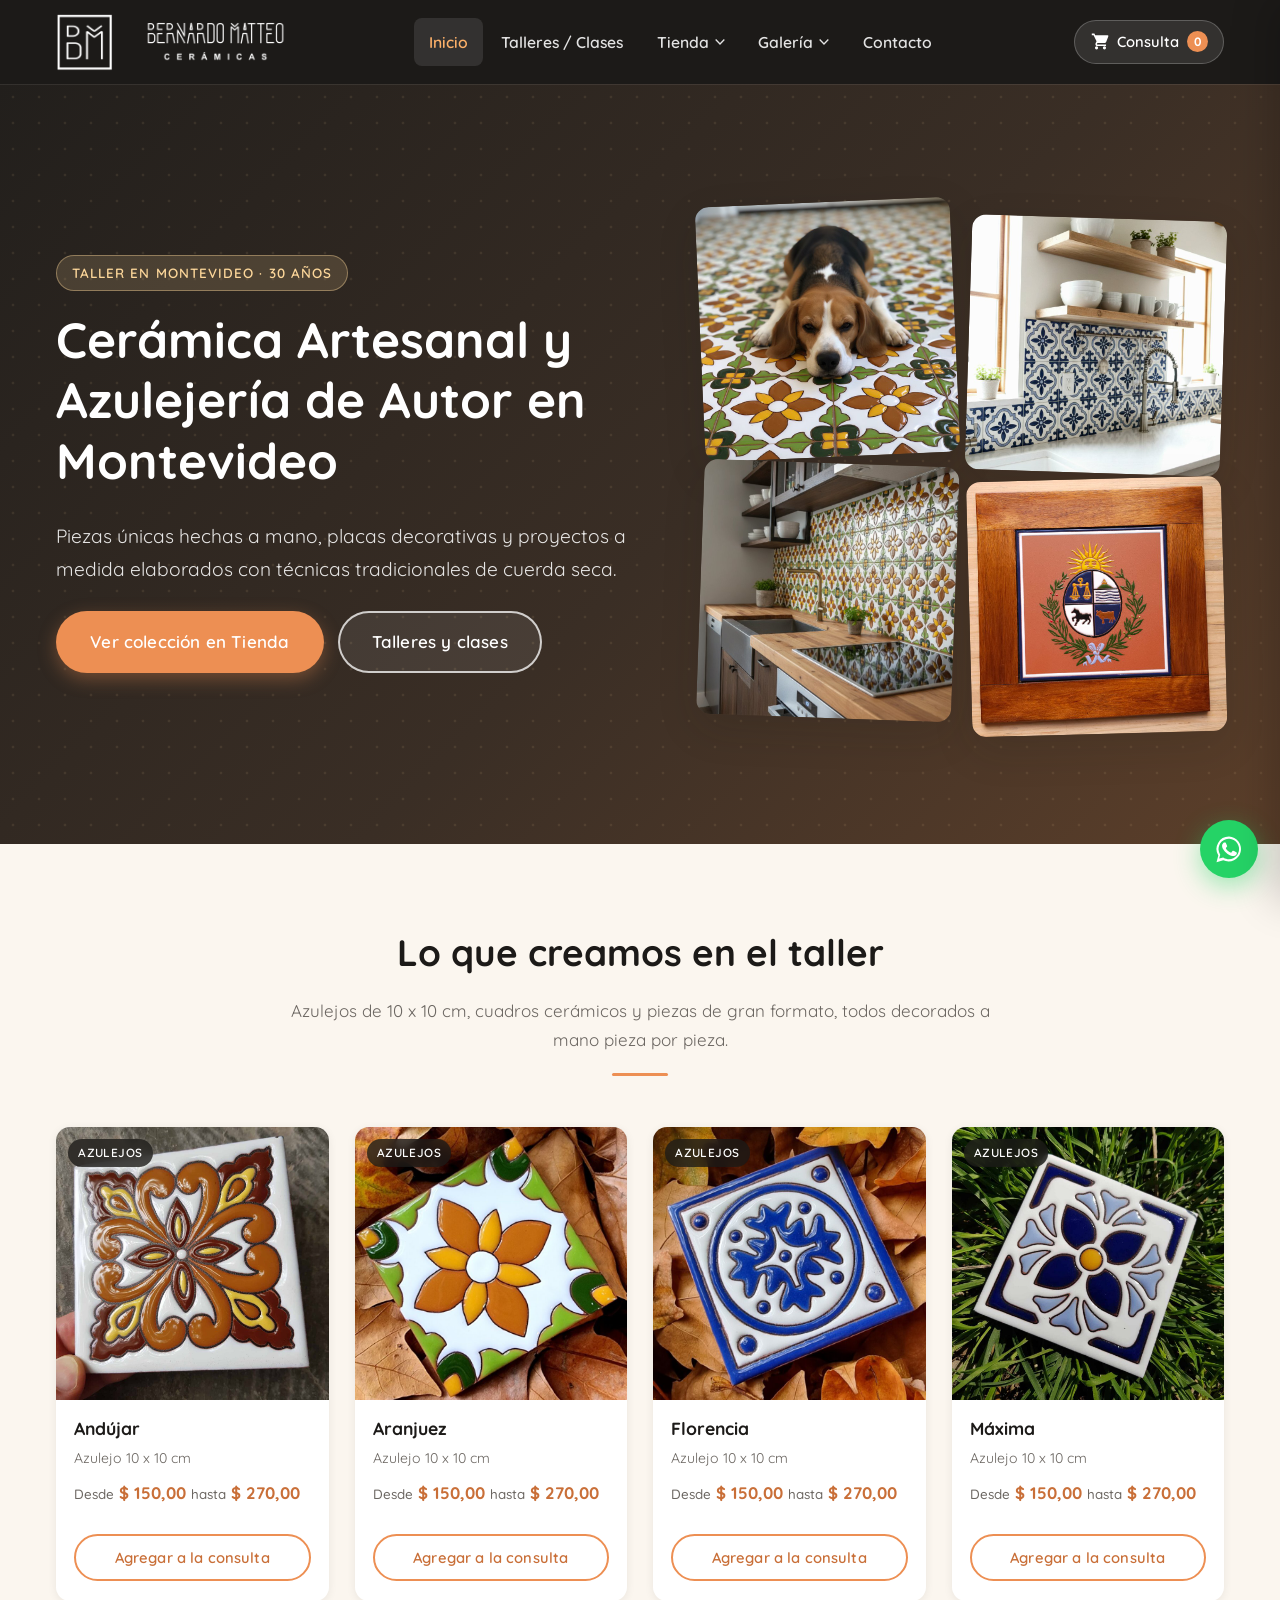
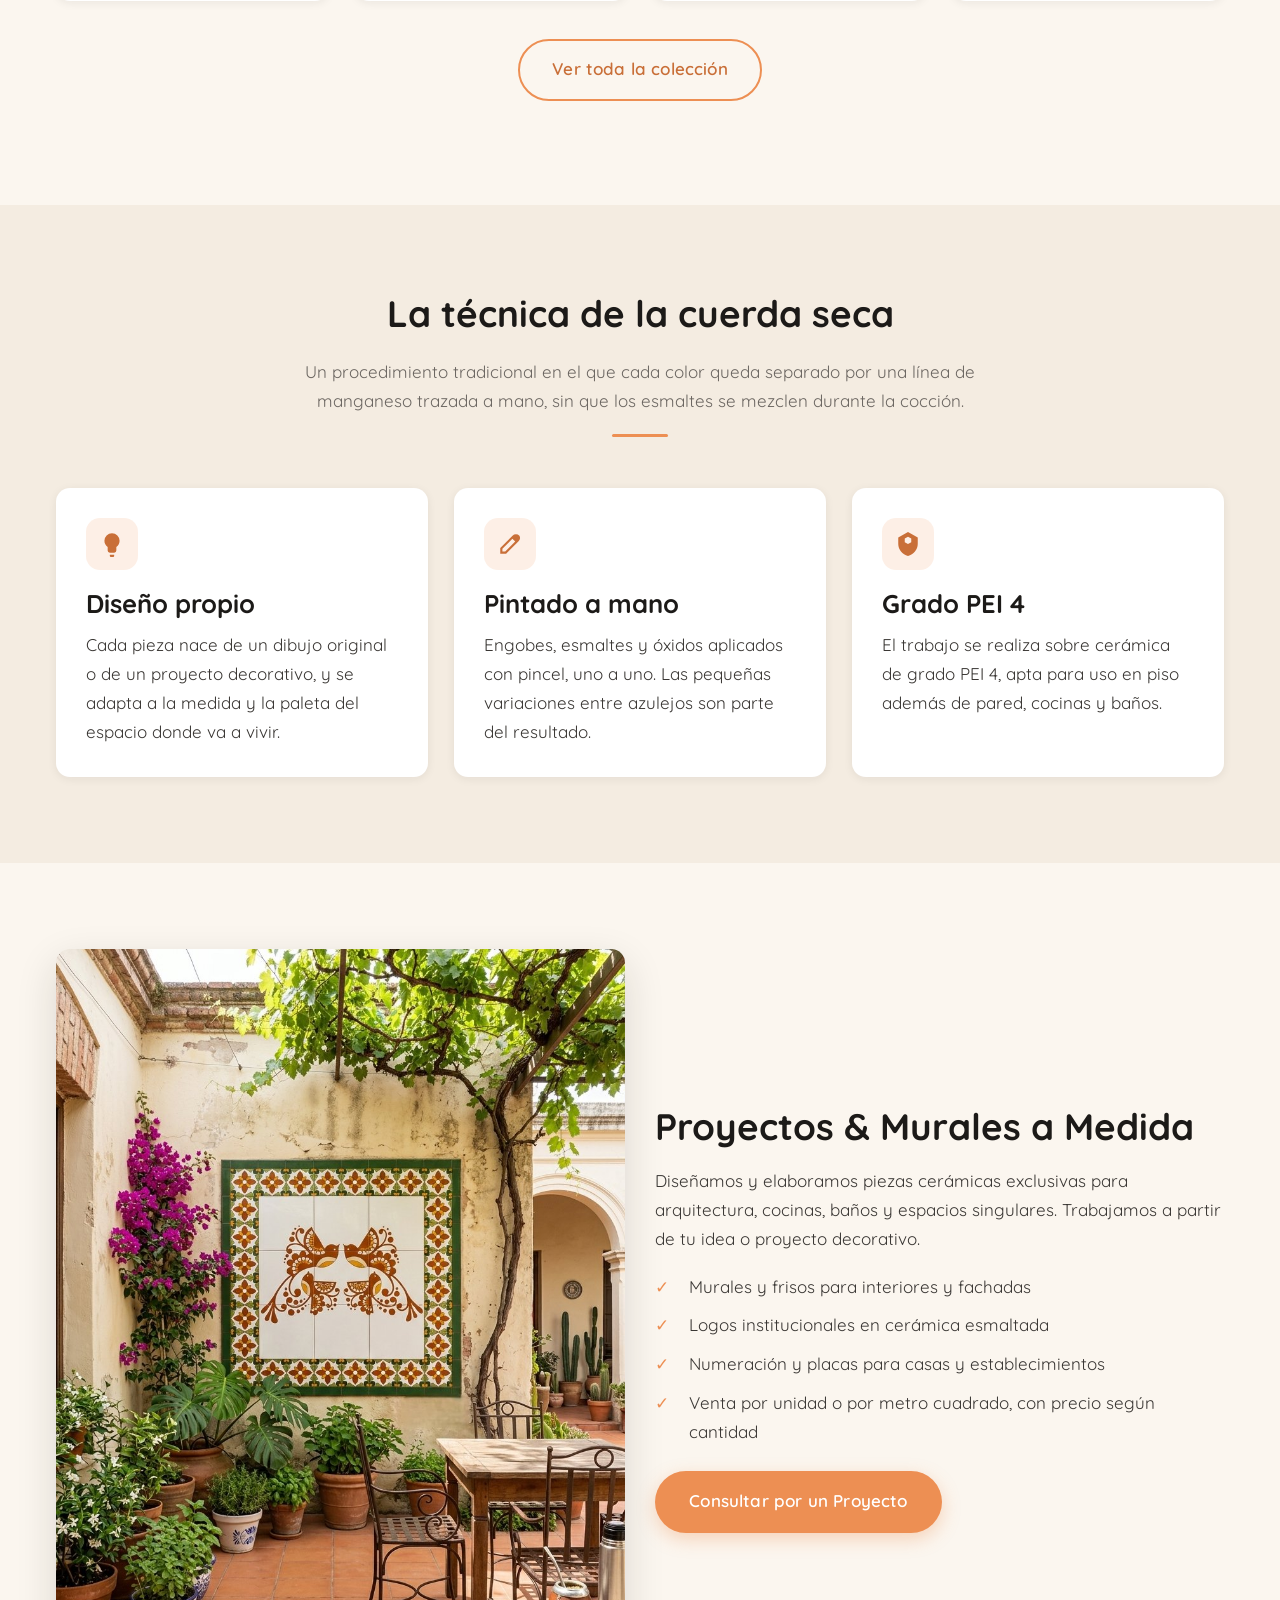
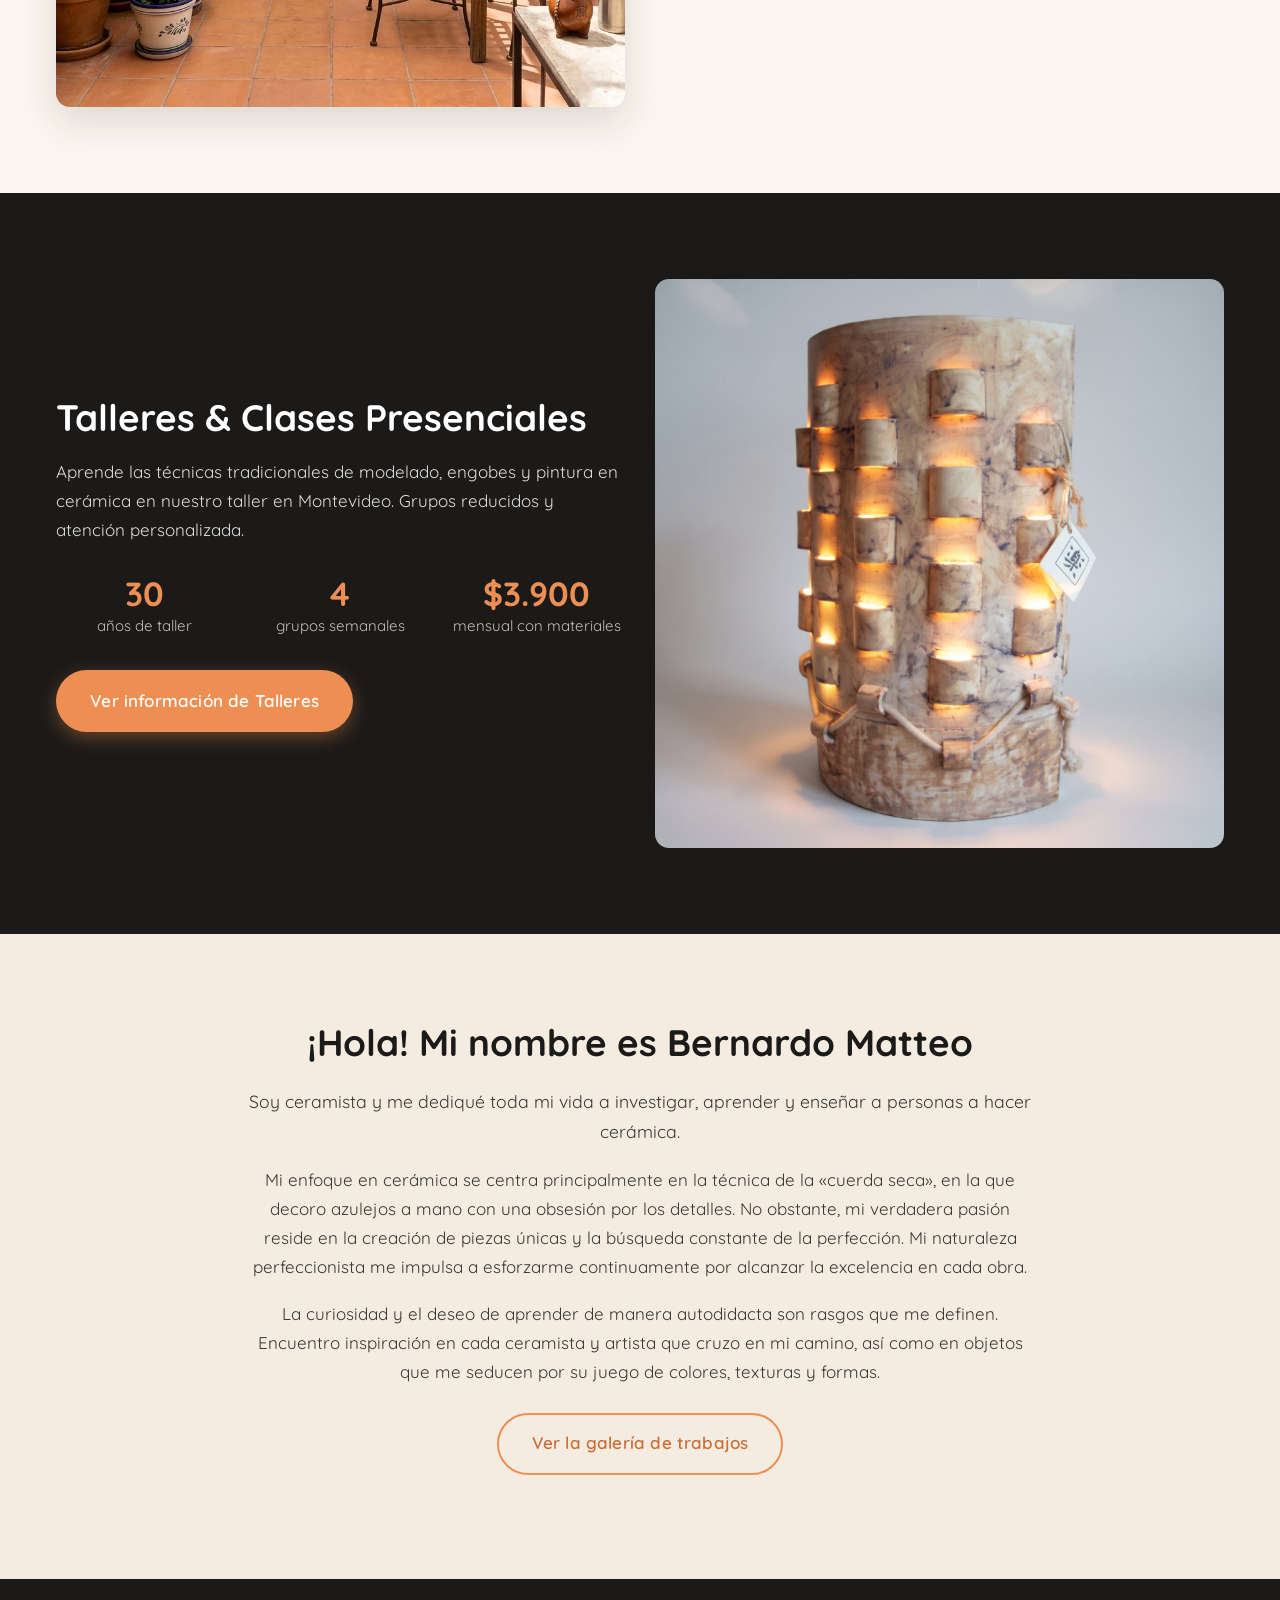
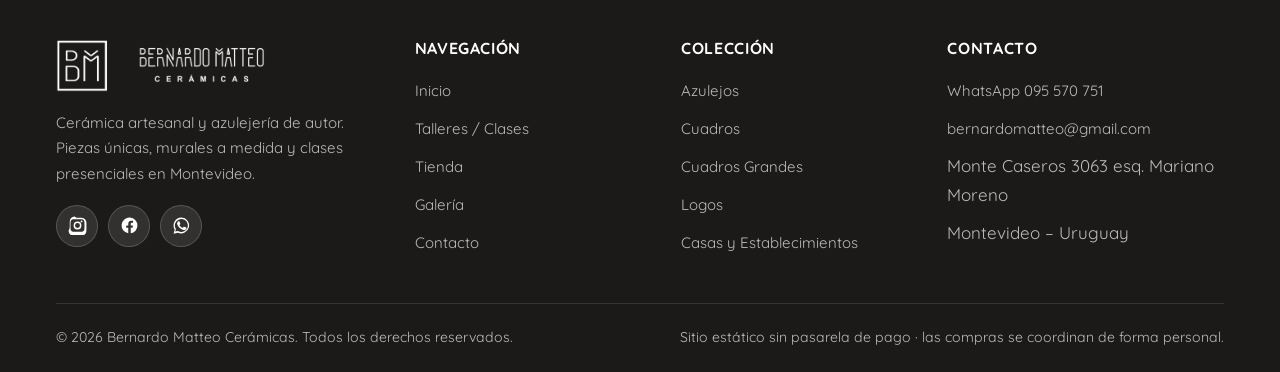
<file: index.html>
<!DOCTYPE html>
<html lang="es">
<head>
<meta charset="UTF-8">
<meta name="viewport" content="width=device-width, initial-scale=1">
<title>Bernardo Matteo Cerámicas: Mayólicas, Azulejos y Clases</title>
<meta name="description" content="Bernardo Matteo Cerámica: creaciones artesanales, tienda de piezas únicas y clases de cerámica. Descubre el arte que transforma la tierra en historias de pasión y creatividad.">
<link rel="icon" href="assets/img/icono.png">
<link rel="stylesheet" href="assets/css/styles.css">
</head>
<body>
<a class="saltar" href="#main">Ir al contenido</a>

<header class="header">
  <div class="contenedor header-barra">
    <a class="logo" href="index.html" rel="home">
      <img src="assets/img/logo.png" alt="Bernardo Matteo Cerámicas" width="1024" height="256">
    </a>

    <nav class="nav-principal" aria-label="Navegación principal">
      <ul>
        <li><a href="index.html" aria-current="page">Inicio</a></li>
        <li><a href="talleres.html">Talleres / Clases</a></li>
        <li class="tiene-hijos">
          <a href="tienda.html" aria-expanded="false">Tienda
            <svg class="flecha" viewBox="0 0 26 16" aria-hidden="true"><path d="M.5 3 13 15.5 25.5 3 23 .5l-10 10-10-10z"/></svg>
          </a>
          <ul class="submenu">
            <li><a href="tienda.html?cat=azulejos">Azulejos</a></li>
            <li><a href="tienda.html?cat=cuadros-grandes">Cuadros Grandes</a></li>
            <li><a href="tienda.html?cat=cuadros">Cuadros</a></li>
            <li><a href="tienda.html?cat=logos">Logos</a></li>
          </ul>
        </li>
        <li class="tiene-hijos">
          <a href="galeria.html" aria-expanded="false">Galería
            <svg class="flecha" viewBox="0 0 26 16" aria-hidden="true"><path d="M.5 3 13 15.5 25.5 3 23 .5l-10 10-10-10z"/></svg>
          </a>
          <ul class="submenu">
            <li><a href="galeria-logos.html">Logos</a></li>
            <li><a href="galeria-casas.html">Casas y Establecimientos</a></li>
          </ul>
        </li>
        <li><a href="contacto.html">Contacto</a></li>
      </ul>
    </nav>

    <div class="header-acciones">
      <button type="button" class="boton-consulta">
        <svg viewBox="0 0 24 24" aria-hidden="true"><path d="M7 18a2 2 0 1 0 0 4 2 2 0 0 0 0-4zm10 0a2 2 0 1 0 0 4 2 2 0 0 0 0-4zM1 2h3.3l1 2.2h15.6a1 1 0 0 1 .94 1.34l-2.7 7.2A2 2 0 0 1 17.27 14H8.1l-.5 1.1a.5.5 0 0 0 .45.72H19v2H8.05a2.5 2.5 0 0 1-2.27-3.56L7 11.6 3.3 4H1V2z"/></svg>
        <span>Consulta</span>
        <span class="contador">0</span>
      </button>
      <button type="button" class="hamburguesa" aria-label="Abrir menú" aria-expanded="false">
        <span></span><span></span><span></span>
      </button>
    </div>
  </div>
</header>

<main id="main">

  <!-- ===== Hero ===== -->
  <section class="hero">
    <div class="contenedor hero-grid">
      <div>
        <span class="etiqueta-hero" data-editable="hero-etiqueta">Taller en Montevideo · 30 años</span>
        <h1 data-editable="hero-titulo">Cerámica Artesanal y Azulejería de Autor en Montevideo</h1>
        <p class="intro" data-editable="hero-intro">Piezas únicas hechas a mano, placas decorativas y proyectos a medida elaborados con técnicas tradicionales de cuerda seca.</p>
        <div class="hero-acciones">
          <a class="btn btn-primario" href="tienda.html">Ver colección en Tienda</a>
          <a class="btn btn-claro" href="talleres.html">Talleres y clases</a>
        </div>
      </div>
      <div class="hero-mosaico">
        <img data-editable-img="hero-foto-1" src="assets/img/portada/hero-foto-1-mvyfibjc.jpg" alt="Azulejo Andújar decorado en cuerda seca" width="600" height="600">
        <img data-editable-img="hero-foto-2" src="assets/img/portada/hero-foto-2-mvyfibjf.jpg" alt="Azulejo Aranjuez pintado a mano" width="600" height="600">
        <img data-editable-img="hero-foto-3" src="assets/img/portada/hero-foto-3-mvyfibja.jpg" alt="Cuadro cerámico Barcas" width="600" height="600">
        <img data-editable-img="hero-foto-4" src="assets/img/portada/hero-foto-4-mvyfibj8.jpg" alt="Cuadro cerámico Búho" width="600" height="600" loading="lazy">
      </div>
    </div>
  </section>

  <!-- ===== Productos destacados ===== -->
  <section class="seccion">
    <div class="contenedor">
      <div class="titulo-seccion">
        <h2 data-editable="destacados-titulo">Lo que creamos en el taller</h2>
        <p data-editable="destacados-texto">Azulejos de 10 x 10 cm, cuadros cerámicos y piezas de gran formato, todos decorados a mano pieza por pieza.</p>
      </div>
      <ul class="grilla-productos" id="grilla-destacados" data-slugs="andujar,aranjuez,florencia,maxima"></ul>
      <p class="centrado" style="margin-top:38px">
        <a class="btn btn-borde" href="tienda.html">Ver toda la colección</a>
      </p>
    </div>
  </section>

  <!-- ===== Técnica ===== -->
  <section class="seccion seccion-crema">
    <div class="contenedor">
      <div class="titulo-seccion">
        <h2 data-editable="tecnica-titulo">La técnica de la cuerda seca</h2>
        <p data-editable="tecnica-texto">Un procedimiento tradicional en el que cada color queda separado por una línea de manganeso trazada a mano, sin que los esmaltes se mezclen durante la cocción.</p>
      </div>
      <div class="grilla-3">
        <article class="tarjeta">
          <div class="tarjeta-icono">
            <svg viewBox="0 0 24 24" aria-hidden="true"><path d="M12 2a7 7 0 0 0-7 7c0 2.4 1.2 4.5 3 5.7V18a2 2 0 0 0 2 2h4a2 2 0 0 0 2-2v-3.3A6.98 6.98 0 0 0 19 9a7 7 0 0 0-7-7zm-2 20h4v1a1 1 0 0 1-1 1h-2a1 1 0 0 1-1-1v-1z"/></svg>
          </div>
          <h3 data-editable="tecnica-1-titulo">Diseño propio</h3>
          <p data-editable="tecnica-1-texto">Cada pieza nace de un dibujo original o de un proyecto decorativo, y se adapta a la medida y la paleta del espacio donde va a vivir.</p>
        </article>
        <article class="tarjeta">
          <div class="tarjeta-icono">
            <svg viewBox="0 0 24 24" aria-hidden="true"><path d="M20.7 4.3a4.5 4.5 0 0 0-6.4 0L3 15.6V21h5.4L19.7 9.7a4.5 4.5 0 0 0 1-5.4zM7.6 19H5v-2.6l9.2-9.2 2.6 2.6L7.6 19z"/></svg>
          </div>
          <h3 data-editable="tecnica-2-titulo">Pintado a mano</h3>
          <p data-editable="tecnica-2-texto">Engobes, esmaltes y óxidos aplicados con pincel, uno a uno. Las pequeñas variaciones entre azulejos son parte del resultado.</p>
        </article>
        <article class="tarjeta">
          <div class="tarjeta-icono">
            <svg viewBox="0 0 24 24" aria-hidden="true"><path d="M12 1 3 6v6c0 5 3.8 9.7 9 11 5.2-1.3 9-6 9-11V6l-9-5zm0 4.2 3 1.7v3.4l-3 1.7-3-1.7V6.9l3-1.7z"/></svg>
          </div>
          <h3 data-editable="tecnica-3-titulo">Grado PEI 4</h3>
          <p data-editable="tecnica-3-texto">El trabajo se realiza sobre cerámica de grado PEI 4, apta para uso en piso además de pared, cocinas y baños.</p>
        </article>
      </div>
    </div>
  </section>

  <!-- ===== Proyectos a medida ===== -->
  <section class="seccion">
    <div class="contenedor grilla-2">
      <div class="bloque-media">
        <img data-editable-img="proyectos-foto" src="assets/img/portada/proyectos-foto-mvyfibj5.jpg" alt="Mural cerámico instalado en un establecimiento" loading="lazy">
      </div>
      <div class="bloque-texto">
        <h2 data-editable="proyectos-titulo">Proyectos &amp; Murales a Medida</h2>
        <p data-editable="proyectos-texto">Diseñamos y elaboramos piezas cerámicas exclusivas para arquitectura, cocinas, baños y espacios singulares. Trabajamos a partir de tu idea o proyecto decorativo.</p>
        <ul class="lista-check">
          <li data-editable="proyectos-item-1">Murales y frisos para interiores y fachadas</li>
          <li data-editable="proyectos-item-2">Logos institucionales en cerámica esmaltada</li>
          <li data-editable="proyectos-item-3">Numeración y placas para casas y establecimientos</li>
          <li data-editable="proyectos-item-4">Venta por unidad o por metro cuadrado, con precio según cantidad</li>
        </ul>
        <p style="margin-top:24px">
          <a class="btn btn-primario" href="contacto.html">Consultar por un Proyecto</a>
        </p>
      </div>
    </div>
  </section>

  <!-- ===== Talleres ===== -->
  <section class="seccion seccion-oscura">
    <div class="contenedor grilla-2">
      <div class="bloque-texto">
        <h2 data-editable="talleres-titulo">Talleres &amp; Clases Presenciales</h2>
        <p data-editable="talleres-texto">Aprende las técnicas tradicionales de modelado, engobes y pintura en cerámica en nuestro taller en Montevideo. Grupos reducidos y atención personalizada.</p>
        <div class="datos" style="margin:30px 0">
          <div class="dato"><strong data-editable="talleres-dato-1">30</strong><span data-editable="talleres-dato-1-texto">años de taller</span></div>
          <div class="dato"><strong data-editable="talleres-dato-2">4</strong><span data-editable="talleres-dato-2-texto">grupos semanales</span></div>
          <div class="dato"><strong data-editable="talleres-dato-3">$3.900</strong><span data-editable="talleres-dato-3-texto">mensual con materiales</span></div>
        </div>
        <a class="btn btn-primario" href="talleres.html">Ver información de Talleres</a>
      </div>
      <div class="bloque-media">
        <img data-editable-img="talleres-foto" src="assets/img/portada/talleres-foto-mvyj5rql.jpg" alt="Piezas de cerámica decoradas a mano en el taller" loading="lazy">
      </div>
    </div>
  </section>

  <!-- ===== Sobre Bernardo ===== -->
  <section class="seccion seccion-crema">
    <div class="contenedor contenedor-angosto centrado">
      <h2 data-editable="bio-titulo">¡Hola! Mi nombre es Bernardo Matteo</h2>
      <p class="destacado" data-editable="bio-destacado">Soy ceramista y me dediqué toda mi vida a investigar, aprender y enseñar a personas a hacer cerámica.</p>
      <p data-editable="bio-texto-1">Mi enfoque en cerámica se centra principalmente en la técnica de la «cuerda seca», en la que decoro azulejos a mano con una obsesión por los detalles. No obstante, mi verdadera pasión reside en la creación de piezas únicas y la búsqueda constante de la perfección. Mi naturaleza perfeccionista me impulsa a esforzarme continuamente por alcanzar la excelencia en cada obra.</p>
      <p data-editable="bio-texto-2">La curiosidad y el deseo de aprender de manera autodidacta son rasgos que me definen. Encuentro inspiración en cada ceramista y artista que cruzo en mi camino, así como en objetos que me seducen por su juego de colores, texturas y formas.</p>
      <p style="margin-top:26px"><a class="btn btn-borde" href="galeria.html">Ver la galería de trabajos</a></p>
    </div>
  </section>

</main>

<footer class="footer">
  <div class="contenedor">
    <div class="footer-grid">
      <div>
        <img class="logo-footer" src="assets/img/logo.png" alt="Bernardo Matteo Cerámicas" width="1024" height="256" loading="lazy">
        <p>Cerámica artesanal y azulejería de autor. Piezas únicas, murales a medida y clases presenciales en Montevideo.</p>
        <div class="redes">
          <a href="https://www.instagram.com/bernardomatteo/" target="_blank" rel="noopener" aria-label="Instagram de Bernardo Matteo">
            <svg viewBox="0 0 24 24" aria-hidden="true"><path d="M12 2.2c3.2 0 3.6 0 4.9.07 1.17.05 1.96.24 2.65.5a5.3 5.3 0 0 1 1.92 1.25 5.3 5.3 0 0 1 1.25 1.92c.27.69.46 1.48.5 2.65.07 1.3.07 1.7.07 4.9s0 3.6-.07 4.9c-.04 1.17-.23 1.96-.5 2.65a5.3 5.3 0 0 1-1.25 1.92 5.3 5.3 0 0 1-1.92 1.25c-.69.27-1.48.46-2.65.5-1.3.07-1.7.07-4.9.07s-3.6 0-4.9-.07c-1.17-.04-1.96-.23-2.65-.5a5.3 5.3 0 0 1-1.92-1.25 5.3 5.3 0 0 1-1.25-1.92c-.27-.69-.46-1.48-.5-2.65C2.2 15.6 2.2 15.2 2.2 12s0-3.6.07-4.9c.04-1.17.23-1.96.5-2.65A5.3 5.3 0 0 1 4.02 2.5a5.3 5.3 0 0 1 1.92-1.25c.69-.27 1.48-.46 2.65-.5C9.9 2.2 10.3 2.2 12 2.2zm0 1.8c-3.14 0-3.5 0-4.74.07-.95.04-1.47.2-1.81.34-.46.18-.79.39-1.13.74-.35.34-.56.67-.74 1.13-.13.34-.3.86-.34 1.81C3.17 9.33 3.16 9.7 3.16 12s0 2.67.07 3.91c.04.95.2 1.47.34 1.81.18.46.39.79.74 1.13.34.35.67.56 1.13.74.34.13.86.3 1.81.34 1.24.07 1.6.07 4.74.07s3.5 0 4.74-.07c.95-.04 1.47-.2 1.81-.34.46-.18.79-.39 1.13-.74.35-.34.56-.67.74-1.13.13-.34.3-.86.34-1.81.07-1.24.07-1.6.07-3.91s0-2.67-.07-3.91c-.04-.95-.2-1.47-.34-1.81a3.05 3.05 0 0 0-.74-1.13 3.05 3.05 0 0 0-1.13-.74c-.34-.13-.86-.3-1.81-.34C15.5 4 15.14 4 12 4zm0 3.06a4.94 4.94 0 1 1 0 9.88 4.94 4.94 0 0 1 0-9.88zm0 1.8a3.14 3.14 0 1 0 0 6.28 3.14 3.14 0 0 0 0-6.28zm6.3-2.03a1.16 1.16 0 1 1-2.32 0 1.16 1.16 0 0 1 2.32 0z"/></svg>
          </a>
          <a href="https://www.facebook.com/bernardomatteo/" target="_blank" rel="noopener" aria-label="Facebook de Bernardo Matteo">
            <svg viewBox="0 0 24 24" aria-hidden="true"><path d="M22 12a10 10 0 1 0-11.56 9.88v-6.99H7.9V12h2.54V9.8c0-2.5 1.49-3.89 3.77-3.89 1.1 0 2.24.2 2.24.2v2.46h-1.26c-1.24 0-1.63.77-1.63 1.56V12h2.78l-.45 2.89h-2.33v6.99A10 10 0 0 0 22 12z"/></svg>
          </a>
          <a href="https://wa.me/59895570751" target="_blank" rel="noopener" aria-label="Escribir por WhatsApp">
            <svg viewBox="0 0 24 24" aria-hidden="true"><path d="M17.5 14.4c-.3-.15-1.75-.86-2.02-.96-.27-.1-.47-.15-.67.15-.2.3-.78.96-.96 1.16-.17.2-.35.22-.65.07-.3-.15-1.13-.42-2.15-1.33-.8-.71-1.33-1.59-1.48-1.89-.15-.3-.02-.46.13-.61.13-.13.3-.35.45-.52.15-.18.2-.3.3-.5.1-.2.05-.38-.02-.53-.08-.15-.68-1.6-.93-2.19-.24-.57-.49-.49-.67-.5h-.57c-.2 0-.52.07-.79.37-.27.3-1.03 1-1.03 2.44 0 1.43 1.05 2.82 1.2 3.02.15.2 2.07 3.16 5.01 4.32 2.45.96 2.95.77 3.48.72.53-.05 1.72-.7 1.96-1.38.24-.68.24-1.26.17-1.38-.07-.12-.27-.2-.57-.35zM12 2a10 10 0 0 0-8.54 15.2L2 22.5l5.42-1.42A10 10 0 1 0 12 2zm0 18.2c-1.53 0-3.03-.41-4.34-1.19l-.31-.18-3.22.84.86-3.14-.2-.33A8.2 8.2 0 1 1 12 20.2z"/></svg>
          </a>
        </div>
      </div>
      <div>
        <h4>Navegación</h4>
        <ul>
          <li><a href="index.html">Inicio</a></li>
          <li><a href="talleres.html">Talleres / Clases</a></li>
          <li><a href="tienda.html">Tienda</a></li>
          <li><a href="galeria.html">Galería</a></li>
          <li><a href="contacto.html">Contacto</a></li>
        </ul>
      </div>
      <div>
        <h4>Colección</h4>
        <ul>
          <li><a href="tienda.html?cat=azulejos">Azulejos</a></li>
          <li><a href="tienda.html?cat=cuadros">Cuadros</a></li>
          <li><a href="tienda.html?cat=cuadros-grandes">Cuadros Grandes</a></li>
          <li><a href="tienda.html?cat=logos">Logos</a></li>
          <li><a href="galeria-casas.html">Casas y Establecimientos</a></li>
        </ul>
      </div>
      <div>
        <h4>Contacto</h4>
        <ul>
          <li><a href="https://wa.me/59895570751" target="_blank" rel="noopener">WhatsApp 095 570 751</a></li>
          <li><a href="mailto:bernardomatteo@gmail.com">bernardomatteo@gmail.com</a></li>
          <li>Monte Caseros 3063 esq. Mariano Moreno</li>
          <li>Montevideo &ndash; Uruguay</li>
        </ul>
      </div>
    </div>
    <div class="footer-abajo">
      <span>&copy; <span id="anio">2026</span> Bernardo Matteo Cerámicas. Todos los derechos reservados.</span>
      <span>Sitio estático sin pasarela de pago &middot; las compras se coordinan de forma personal.</span>
    </div>
  </div>
</footer>

<a class="wa-flotante" href="https://wa.me/59895570751" target="_blank" rel="noopener" aria-label="Escribir por WhatsApp">
  <svg viewBox="0 0 24 24" aria-hidden="true"><path d="M17.5 14.4c-.3-.15-1.75-.86-2.02-.96-.27-.1-.47-.15-.67.15-.2.3-.78.96-.96 1.16-.17.2-.35.22-.65.07-.3-.15-1.13-.42-2.15-1.33-.8-.71-1.33-1.59-1.48-1.89-.15-.3-.02-.46.13-.61.13-.13.3-.35.45-.52.15-.18.2-.3.3-.5.1-.2.05-.38-.02-.53-.08-.15-.68-1.6-.93-2.19-.24-.57-.49-.49-.67-.5h-.57c-.2 0-.52.07-.79.37-.27.3-1.03 1-1.03 2.44 0 1.43 1.05 2.82 1.2 3.02.15.2 2.07 3.16 5.01 4.32 2.45.96 2.95.77 3.48.72.53-.05 1.72-.7 1.96-1.38.24-.68.24-1.26.17-1.38-.07-.12-.27-.2-.57-.35zM12 2a10 10 0 0 0-8.54 15.2L2 22.5l5.42-1.42A10 10 0 1 0 12 2zm0 18.2c-1.53 0-3.03-.41-4.34-1.19l-.31-.18-3.22.84.86-3.14-.2-.33A8.2 8.2 0 1 1 12 20.2z"/></svg>
</a>

<!-- Panel de consulta: reemplaza el carrito de compra del sitio original -->
<div class="panel-fondo" id="panel-fondo"></div>
<aside class="panel" id="panel" aria-label="Lista de consulta">
  <div class="panel-cabecera">
    <h2>Tu consulta</h2>
    <button type="button" class="panel-cerrar" aria-label="Cerrar lista de consulta">&times;</button>
  </div>
  <div class="panel-cuerpo" id="panel-cuerpo"></div>
  <div class="panel-pie" id="panel-pie"></div>
</aside>

<!-- Lightbox de galeria -->
<div class="lightbox" id="lightbox" role="dialog" aria-modal="true" aria-label="Imagen ampliada">
  <button type="button" class="lightbox-btn lightbox-cerrar" aria-label="Cerrar imagen">&times;</button>
  <button type="button" class="lightbox-btn lightbox-ant" aria-label="Imagen anterior">&#8249;</button>
  <button type="button" class="lightbox-btn lightbox-sig" aria-label="Imagen siguiente">&#8250;</button>
  <figure class="lightbox-figura">
    <img id="lightbox-img" alt="">
    <figcaption class="lightbox-pie" id="lightbox-pie"></figcaption>
  </figure>
</div>

<script src="assets/js/datos.js"></script>
<script src="assets/js/productos.js"></script>
<script src="assets/js/main.js"></script>
</body>
</html>
</file>
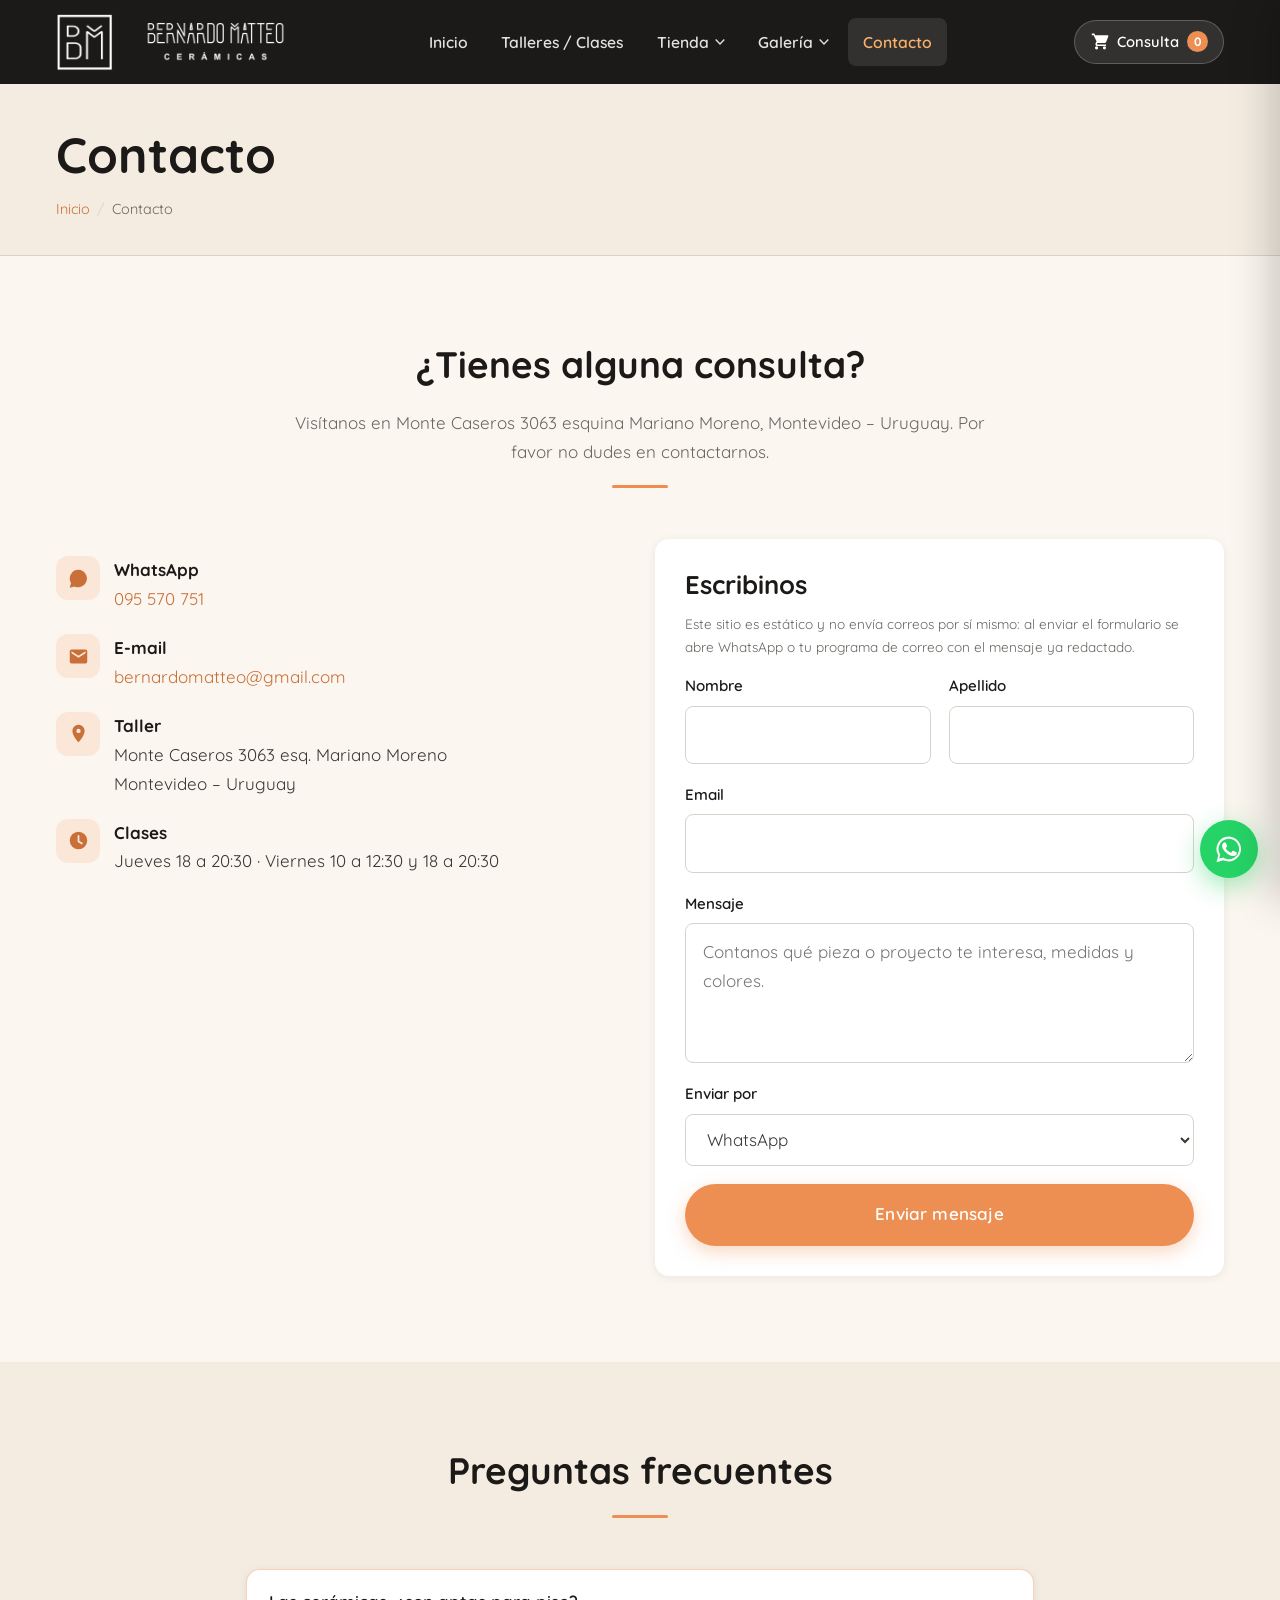
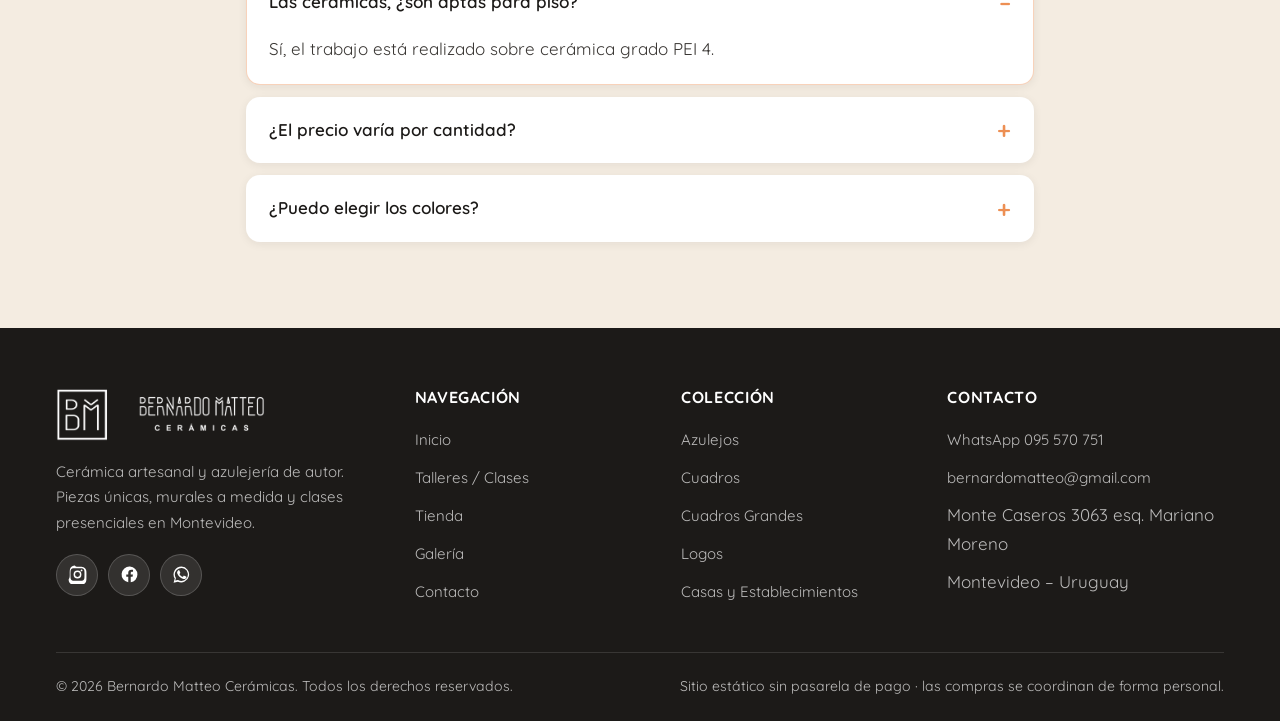
<file: contacto.html>
<!DOCTYPE html>
<html lang="es">
<head>
<meta charset="UTF-8">
<meta name="viewport" content="width=device-width, initial-scale=1">
<title>Contacto | Bernardo Matteo Cerámicas</title>
<meta name="description" content="Taller en Monte Caseros 3063 esquina Mariano Moreno, Montevideo. Escribinos por WhatsApp al 095 570 751 o a bernardomatteo@gmail.com.">
<link rel="icon" href="assets/img/icono.png">
<link rel="stylesheet" href="assets/css/styles.css">
</head>
<body>
<a class="saltar" href="#main">Ir al contenido</a>

<header class="header">
  <div class="contenedor header-barra">
    <a class="logo" href="index.html" rel="home">
      <img src="assets/img/logo.png" alt="Bernardo Matteo Cerámicas" width="1024" height="256">
    </a>

    <nav class="nav-principal" aria-label="Navegación principal">
      <ul>
        <li><a href="index.html">Inicio</a></li>
        <li><a href="talleres.html">Talleres / Clases</a></li>
        <li class="tiene-hijos">
          <a href="tienda.html" aria-expanded="false">Tienda
            <svg class="flecha" viewBox="0 0 26 16" aria-hidden="true"><path d="M.5 3 13 15.5 25.5 3 23 .5l-10 10-10-10z"/></svg>
          </a>
          <ul class="submenu">
            <li><a href="tienda.html?cat=azulejos">Azulejos</a></li>
            <li><a href="tienda.html?cat=cuadros-grandes">Cuadros Grandes</a></li>
            <li><a href="tienda.html?cat=cuadros">Cuadros</a></li>
            <li><a href="tienda.html?cat=logos">Logos</a></li>
          </ul>
        </li>
        <li class="tiene-hijos">
          <a href="galeria.html" aria-expanded="false">Galería
            <svg class="flecha" viewBox="0 0 26 16" aria-hidden="true"><path d="M.5 3 13 15.5 25.5 3 23 .5l-10 10-10-10z"/></svg>
          </a>
          <ul class="submenu">
            <li><a href="galeria-logos.html">Logos</a></li>
            <li><a href="galeria-casas.html">Casas y Establecimientos</a></li>
          </ul>
        </li>
        <li><a href="contacto.html" aria-current="page">Contacto</a></li>
      </ul>
    </nav>

    <div class="header-acciones">
      <button type="button" class="boton-consulta">
        <svg viewBox="0 0 24 24" aria-hidden="true"><path d="M7 18a2 2 0 1 0 0 4 2 2 0 0 0 0-4zm10 0a2 2 0 1 0 0 4 2 2 0 0 0 0-4zM1 2h3.3l1 2.2h15.6a1 1 0 0 1 .94 1.34l-2.7 7.2A2 2 0 0 1 17.27 14H8.1l-.5 1.1a.5.5 0 0 0 .45.72H19v2H8.05a2.5 2.5 0 0 1-2.27-3.56L7 11.6 3.3 4H1V2z"/></svg>
        <span>Consulta</span>
        <span class="contador">0</span>
      </button>
      <button type="button" class="hamburguesa" aria-label="Abrir menú" aria-expanded="false">
        <span></span><span></span><span></span>
      </button>
    </div>
  </div>
</header>

<main id="main">

  <section class="banner">
    <div class="contenedor">
      <h1 data-editable="contacto-titulo">Contacto</h1>
      <nav class="migas" aria-label="Migas de pan">
        <ol>
          <li><a href="index.html">Inicio</a></li>
          <li>Contacto</li>
        </ol>
      </nav>
    </div>
  </section>

  <section class="seccion">
    <div class="contenedor">
      <div class="titulo-seccion">
        <h2 data-editable="consulta-titulo">¿Tienes alguna consulta?</h2>
        <p data-editable="consulta-texto">Visítanos en Monte Caseros 3063 esquina Mariano Moreno, Montevideo &ndash; Uruguay. Por favor no dudes en contactarnos.</p>
      </div>

      <div class="grilla-2" style="align-items:start">
        <div>
          <ul class="lista-contacto">
            <li>
              <span class="ico"><svg viewBox="0 0 24 24" aria-hidden="true"><path d="M17.5 14.4c-.3-.15-1.75-.86-2.02-.96-.27-.1-.47-.15-.67.15-.2.3-.78.96-.96 1.16-.17.2-.35.22-.65.07-.3-.15-1.13-.42-2.15-1.33-.8-.71-1.33-1.59-1.48-1.89-.15-.3-.02-.46.13-.61.13-.13.3-.35.45-.52.15-.18.2-.3.3-.5.1-.2.05-.38-.02-.53-.08-.15-.68-1.6-.93-2.19-.24-.57-.49-.49-.67-.5h-.57c-.2 0-.52.07-.79.37-.27.3-1.03 1-1.03 2.44 0 1.43 1.05 2.82 1.2 3.02.15.2 2.07 3.16 5.01 4.32 2.45.96 2.95.77 3.48.72.53-.05 1.72-.7 1.96-1.38.24-.68.24-1.26.17-1.38-.07-.12-.27-.2-.57-.35zM12 2a10 10 0 0 0-8.54 15.2L2 22.5l5.42-1.42A10 10 0 1 0 12 2z"/></svg></span>
              <span><strong>WhatsApp</strong><a href="https://wa.me/59895570751" target="_blank" rel="noopener">095 570 751</a></span>
            </li>
            <li>
              <span class="ico"><svg viewBox="0 0 24 24" aria-hidden="true"><path d="M20 4H4a2 2 0 0 0-2 2v12a2 2 0 0 0 2 2h16a2 2 0 0 0 2-2V6a2 2 0 0 0-2-2zm0 4.4-8 5-8-5V6l8 5 8-5v2.4z"/></svg></span>
              <span><strong>E-mail</strong><a href="mailto:bernardomatteo@gmail.com">bernardomatteo@gmail.com</a></span>
            </li>
            <li>
              <span class="ico"><svg viewBox="0 0 24 24" aria-hidden="true"><path d="M12 2a7 7 0 0 0-7 7c0 5.3 7 13 7 13s7-7.7 7-13a7 7 0 0 0-7-7zm0 9.5A2.5 2.5 0 1 1 14.5 9 2.5 2.5 0 0 1 12 11.5z"/></svg></span>
              <span><strong>Taller</strong><span data-editable="dato-direccion">Monte Caseros 3063 esq. Mariano Moreno<br>Montevideo &ndash; Uruguay</span></span>
            </li>
            <li>
              <span class="ico"><svg viewBox="0 0 24 24" aria-hidden="true"><path d="M12 2a10 10 0 1 0 0 20 10 10 0 0 0 0-20zm1 10.6 4 2.3-1 1.7-5-2.9V6h2v6.6z"/></svg></span>
              <span><strong>Clases</strong><span data-editable="dato-clases">Jueves 18 a 20:30 &middot; Viernes 10 a 12:30 y 18 a 20:30</span></span>
            </li>
          </ul>
          <div style="margin-top:28px">
            <iframe class="mapa" title="Ubicación del taller en Monte Caseros 3063, Montevideo" loading="lazy" referrerpolicy="no-referrer-when-downgrade" src="https://www.openstreetmap.org/export/embed.html?bbox=-56.1795%2C-34.8805%2C-56.1655%2C-34.8725&amp;layer=mapnik&amp;marker=-34.8765%2C-56.1725"></iframe>
          </div>
        </div>

        <div class="tarjeta">
          <h3 data-editable="form-titulo">Escribinos</h3>
          <p class="ayuda-campo" data-editable="form-texto">Este sitio es estático y no envía correos por sí mismo: al enviar el formulario se abre WhatsApp o tu programa de correo con el mensaje ya redactado.</p>
          <form class="formulario" id="form-contacto" novalidate>
            <div class="campos-2">
              <div class="campo">
                <label for="nombre">Nombre</label>
                <input type="text" id="nombre" name="nombre" autocomplete="given-name" required>
              </div>
              <div class="campo">
                <label for="apellido">Apellido</label>
                <input type="text" id="apellido" name="apellido" autocomplete="family-name">
              </div>
            </div>
            <div class="campo">
              <label for="email">Email</label>
              <input type="email" id="email" name="email" autocomplete="email">
            </div>
            <div class="campo">
              <label for="mensaje">Mensaje</label>
              <textarea id="mensaje" name="mensaje" required placeholder="Contanos qué pieza o proyecto te interesa, medidas y colores."></textarea>
            </div>
            <div class="campo">
              <label for="via">Enviar por</label>
              <select id="via" name="via">
                <option value="whatsapp">WhatsApp</option>
                <option value="email">Correo electrónico</option>
              </select>
            </div>
            <p class="aviso-form" id="aviso-form" role="status"></p>
            <button type="submit" class="btn btn-primario btn-ancho">Enviar mensaje</button>
          </form>
        </div>
      </div>
    </div>
  </section>

  <section class="seccion seccion-crema">
    <div class="contenedor contenedor-angosto">
      <div class="titulo-seccion">
        <h2 data-editable="faq-titulo">Preguntas frecuentes</h2>
      </div>
      <div class="acordeon">
        <details open>
          <summary data-editable="faq-1-pregunta">Las cerámicas, ¿son aptas para piso?</summary>
          <div class="contenido"><p data-editable="faq-1-respuesta">Sí, el trabajo está realizado sobre cerámica grado PEI 4.</p></div>
        </details>
        <details>
          <summary data-editable="faq-2-pregunta">¿El precio varía por cantidad?</summary>
          <div class="contenido"><p data-editable="faq-2-respuesta">Sí, los precios varían dependiendo de la cantidad y se venden por unidad o por metro cuadrado.</p></div>
        </details>
        <details>
          <summary data-editable="faq-3-pregunta">¿Puedo elegir los colores?</summary>
          <div class="contenido">
            <p data-editable="faq-3-respuesta">Sí, claro, tenemos una amplia variedad de colores y los puedes personalizar.</p>
            <p data-editable="faq-3-respuesta-2">¿Sabías que el color puede influir profundamente en cómo se sienten las personas que habitan un espacio? Los colores pueden transmitir emociones, sensaciones y significados que enriquecen la arquitectura. Por eso, te invitamos a explorar la gama extensa de colores que tenemos para ti, desde los más cálidos y dinámicos hasta los más fríos y relajantes. Descubre cómo el color puede transformar tu proyecto y darle vida a tus ideas.</p>
          </div>
        </details>
      </div>
    </div>
  </section>
</main>

<footer class="footer">
  <div class="contenedor">
    <div class="footer-grid">
      <div>
        <img class="logo-footer" src="assets/img/logo.png" alt="Bernardo Matteo Cerámicas" width="1024" height="256" loading="lazy">
        <p>Cerámica artesanal y azulejería de autor. Piezas únicas, murales a medida y clases presenciales en Montevideo.</p>
        <div class="redes">
          <a href="https://www.instagram.com/bernardomatteo/" target="_blank" rel="noopener" aria-label="Instagram de Bernardo Matteo">
            <svg viewBox="0 0 24 24" aria-hidden="true"><path d="M12 2.2c3.2 0 3.6 0 4.9.07 1.17.05 1.96.24 2.65.5a5.3 5.3 0 0 1 1.92 1.25 5.3 5.3 0 0 1 1.25 1.92c.27.69.46 1.48.5 2.65.07 1.3.07 1.7.07 4.9s0 3.6-.07 4.9c-.04 1.17-.23 1.96-.5 2.65a5.3 5.3 0 0 1-1.25 1.92 5.3 5.3 0 0 1-1.92 1.25c-.69.27-1.48.46-2.65.5-1.3.07-1.7.07-4.9.07s-3.6 0-4.9-.07c-1.17-.04-1.96-.23-2.65-.5a5.3 5.3 0 0 1-1.92-1.25 5.3 5.3 0 0 1-1.25-1.92c-.27-.69-.46-1.48-.5-2.65C2.2 15.6 2.2 15.2 2.2 12s0-3.6.07-4.9c.04-1.17.23-1.96.5-2.65A5.3 5.3 0 0 1 4.02 2.5a5.3 5.3 0 0 1 1.92-1.25c.69-.27 1.48-.46 2.65-.5C9.9 2.2 10.3 2.2 12 2.2zm0 1.8c-3.14 0-3.5 0-4.74.07-.95.04-1.47.2-1.81.34-.46.18-.79.39-1.13.74-.35.34-.56.67-.74 1.13-.13.34-.3.86-.34 1.81C3.17 9.33 3.16 9.7 3.16 12s0 2.67.07 3.91c.04.95.2 1.47.34 1.81.18.46.39.79.74 1.13.34.35.67.56 1.13.74.34.13.86.3 1.81.34 1.24.07 1.6.07 4.74.07s3.5 0 4.74-.07c.95-.04 1.47-.2 1.81-.34.46-.18.79-.39 1.13-.74.35-.34.56-.67.74-1.13.13-.34.3-.86.34-1.81.07-1.24.07-1.6.07-3.91s0-2.67-.07-3.91c-.04-.95-.2-1.47-.34-1.81a3.05 3.05 0 0 0-.74-1.13 3.05 3.05 0 0 0-1.13-.74c-.34-.13-.86-.3-1.81-.34C15.5 4 15.14 4 12 4zm0 3.06a4.94 4.94 0 1 1 0 9.88 4.94 4.94 0 0 1 0-9.88zm0 1.8a3.14 3.14 0 1 0 0 6.28 3.14 3.14 0 0 0 0-6.28zm6.3-2.03a1.16 1.16 0 1 1-2.32 0 1.16 1.16 0 0 1 2.32 0z"/></svg>
          </a>
          <a href="https://www.facebook.com/bernardomatteo/" target="_blank" rel="noopener" aria-label="Facebook de Bernardo Matteo">
            <svg viewBox="0 0 24 24" aria-hidden="true"><path d="M22 12a10 10 0 1 0-11.56 9.88v-6.99H7.9V12h2.54V9.8c0-2.5 1.49-3.89 3.77-3.89 1.1 0 2.24.2 2.24.2v2.46h-1.26c-1.24 0-1.63.77-1.63 1.56V12h2.78l-.45 2.89h-2.33v6.99A10 10 0 0 0 22 12z"/></svg>
          </a>
          <a href="https://wa.me/59895570751" target="_blank" rel="noopener" aria-label="Escribir por WhatsApp">
            <svg viewBox="0 0 24 24" aria-hidden="true"><path d="M17.5 14.4c-.3-.15-1.75-.86-2.02-.96-.27-.1-.47-.15-.67.15-.2.3-.78.96-.96 1.16-.17.2-.35.22-.65.07-.3-.15-1.13-.42-2.15-1.33-.8-.71-1.33-1.59-1.48-1.89-.15-.3-.02-.46.13-.61.13-.13.3-.35.45-.52.15-.18.2-.3.3-.5.1-.2.05-.38-.02-.53-.08-.15-.68-1.6-.93-2.19-.24-.57-.49-.49-.67-.5h-.57c-.2 0-.52.07-.79.37-.27.3-1.03 1-1.03 2.44 0 1.43 1.05 2.82 1.2 3.02.15.2 2.07 3.16 5.01 4.32 2.45.96 2.95.77 3.48.72.53-.05 1.72-.7 1.96-1.38.24-.68.24-1.26.17-1.38-.07-.12-.27-.2-.57-.35zM12 2a10 10 0 0 0-8.54 15.2L2 22.5l5.42-1.42A10 10 0 1 0 12 2zm0 18.2c-1.53 0-3.03-.41-4.34-1.19l-.31-.18-3.22.84.86-3.14-.2-.33A8.2 8.2 0 1 1 12 20.2z"/></svg>
          </a>
        </div>
      </div>
      <div>
        <h4>Navegación</h4>
        <ul>
          <li><a href="index.html">Inicio</a></li>
          <li><a href="talleres.html">Talleres / Clases</a></li>
          <li><a href="tienda.html">Tienda</a></li>
          <li><a href="galeria.html">Galería</a></li>
          <li><a href="contacto.html">Contacto</a></li>
        </ul>
      </div>
      <div>
        <h4>Colección</h4>
        <ul>
          <li><a href="tienda.html?cat=azulejos">Azulejos</a></li>
          <li><a href="tienda.html?cat=cuadros">Cuadros</a></li>
          <li><a href="tienda.html?cat=cuadros-grandes">Cuadros Grandes</a></li>
          <li><a href="tienda.html?cat=logos">Logos</a></li>
          <li><a href="galeria-casas.html">Casas y Establecimientos</a></li>
        </ul>
      </div>
      <div>
        <h4>Contacto</h4>
        <ul>
          <li><a href="https://wa.me/59895570751" target="_blank" rel="noopener">WhatsApp 095 570 751</a></li>
          <li><a href="mailto:bernardomatteo@gmail.com">bernardomatteo@gmail.com</a></li>
          <li>Monte Caseros 3063 esq. Mariano Moreno</li>
          <li>Montevideo &ndash; Uruguay</li>
        </ul>
      </div>
    </div>
    <div class="footer-abajo">
      <span>&copy; <span id="anio">2026</span> Bernardo Matteo Cerámicas. Todos los derechos reservados.</span>
      <span>Sitio estático sin pasarela de pago &middot; las compras se coordinan de forma personal.</span>
    </div>
  </div>
</footer>

<a class="wa-flotante" href="https://wa.me/59895570751" target="_blank" rel="noopener" aria-label="Escribir por WhatsApp">
  <svg viewBox="0 0 24 24" aria-hidden="true"><path d="M17.5 14.4c-.3-.15-1.75-.86-2.02-.96-.27-.1-.47-.15-.67.15-.2.3-.78.96-.96 1.16-.17.2-.35.22-.65.07-.3-.15-1.13-.42-2.15-1.33-.8-.71-1.33-1.59-1.48-1.89-.15-.3-.02-.46.13-.61.13-.13.3-.35.45-.52.15-.18.2-.3.3-.5.1-.2.05-.38-.02-.53-.08-.15-.68-1.6-.93-2.19-.24-.57-.49-.49-.67-.5h-.57c-.2 0-.52.07-.79.37-.27.3-1.03 1-1.03 2.44 0 1.43 1.05 2.82 1.2 3.02.15.2 2.07 3.16 5.01 4.32 2.45.96 2.95.77 3.48.72.53-.05 1.72-.7 1.96-1.38.24-.68.24-1.26.17-1.38-.07-.12-.27-.2-.57-.35zM12 2a10 10 0 0 0-8.54 15.2L2 22.5l5.42-1.42A10 10 0 1 0 12 2zm0 18.2c-1.53 0-3.03-.41-4.34-1.19l-.31-.18-3.22.84.86-3.14-.2-.33A8.2 8.2 0 1 1 12 20.2z"/></svg>
</a>

<!-- Panel de consulta: reemplaza el carrito de compra del sitio original -->
<div class="panel-fondo" id="panel-fondo"></div>
<aside class="panel" id="panel" aria-label="Lista de consulta">
  <div class="panel-cabecera">
    <h2>Tu consulta</h2>
    <button type="button" class="panel-cerrar" aria-label="Cerrar lista de consulta">&times;</button>
  </div>
  <div class="panel-cuerpo" id="panel-cuerpo"></div>
  <div class="panel-pie" id="panel-pie"></div>
</aside>

<!-- Lightbox de galeria -->
<div class="lightbox" id="lightbox" role="dialog" aria-modal="true" aria-label="Imagen ampliada">
  <button type="button" class="lightbox-btn lightbox-cerrar" aria-label="Cerrar imagen">&times;</button>
  <button type="button" class="lightbox-btn lightbox-ant" aria-label="Imagen anterior">&#8249;</button>
  <button type="button" class="lightbox-btn lightbox-sig" aria-label="Imagen siguiente">&#8250;</button>
  <figure class="lightbox-figura">
    <img id="lightbox-img" alt="">
    <figcaption class="lightbox-pie" id="lightbox-pie"></figcaption>
  </figure>
</div>

<script src="assets/js/datos.js"></script>
<script src="assets/js/productos.js"></script>
<script src="assets/js/main.js"></script>
</body>
</html>
</file>
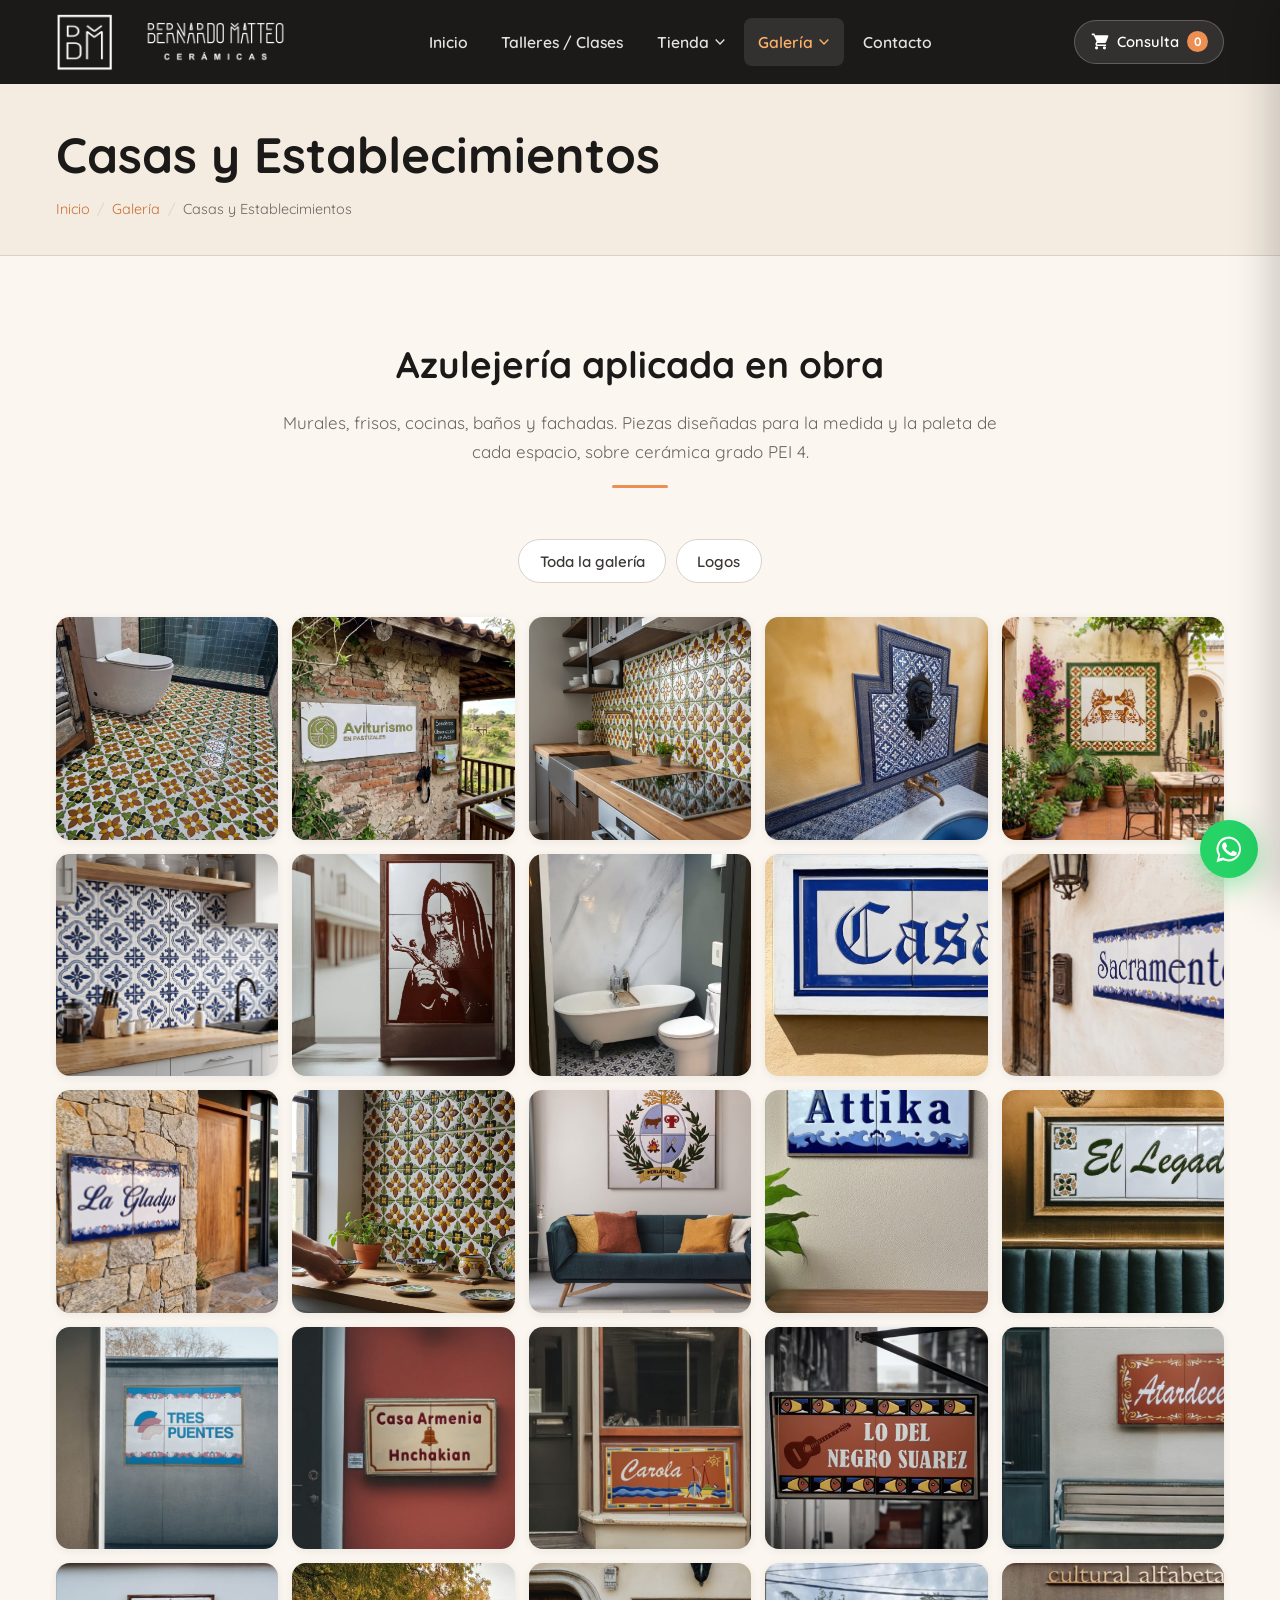
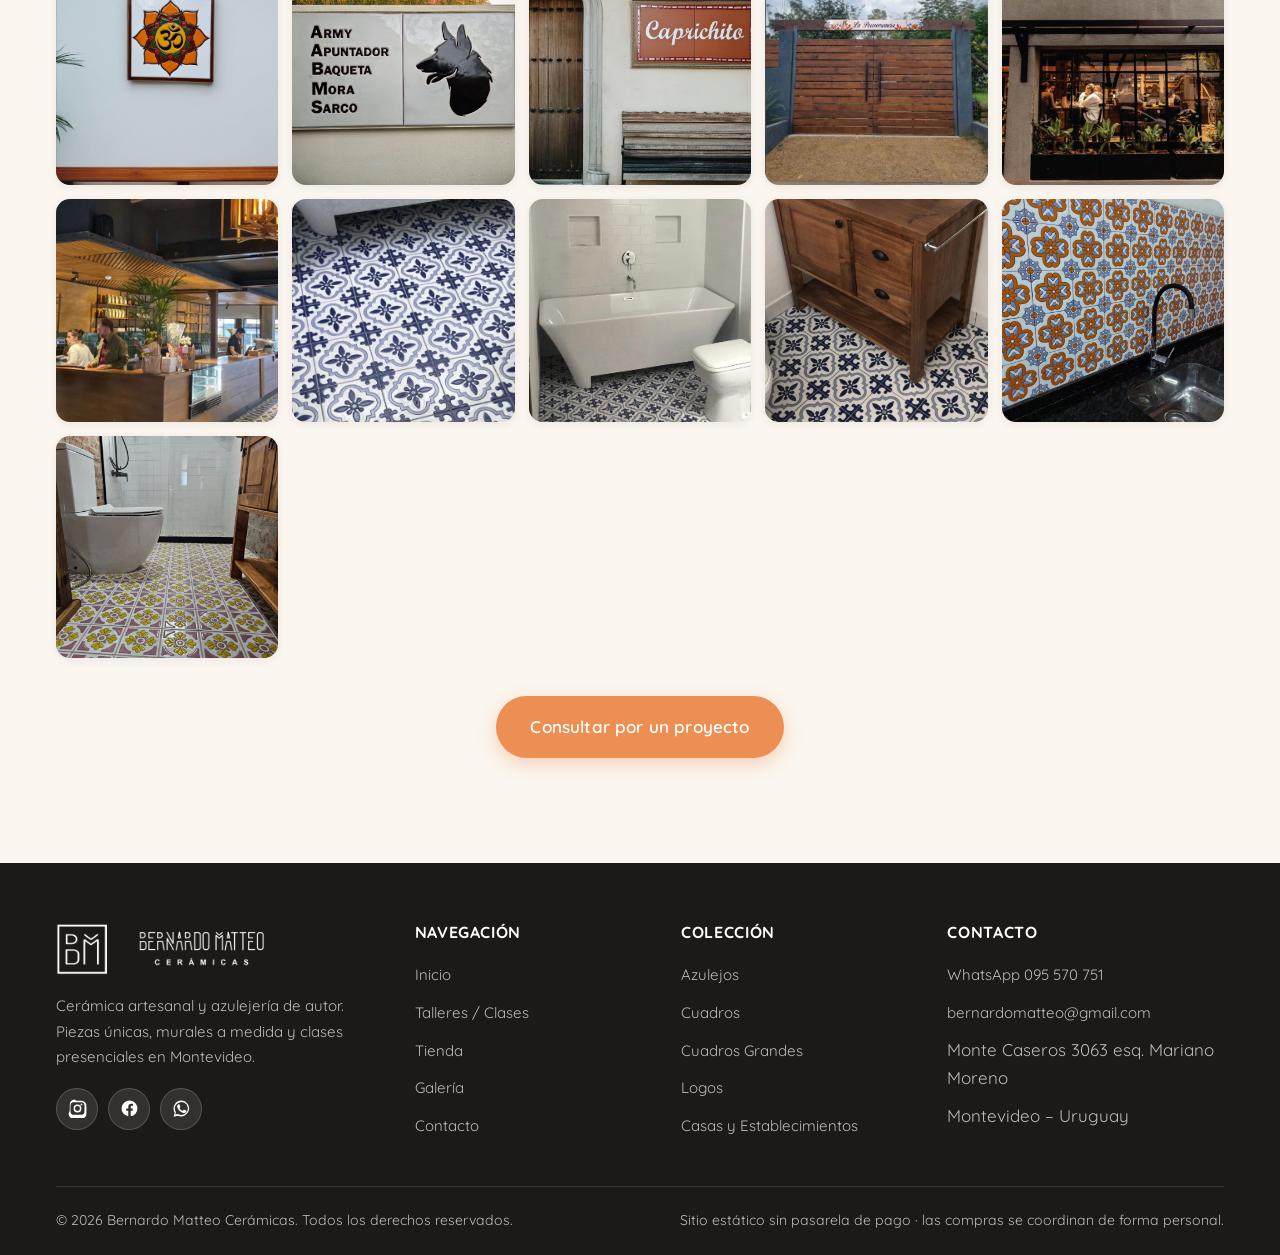
<file: galeria-casas.html>
<!DOCTYPE html>
<html lang="es">
<head>
<meta charset="UTF-8">
<meta name="viewport" content="width=device-width, initial-scale=1">
<title>Casas y Establecimientos | Bernardo Matteo Cerámicas</title>
<meta name="description" content="Murales, frisos y azulejería de autor aplicados en casas, cocinas, baños, fachadas y establecimientos de Montevideo.">
<link rel="icon" href="assets/img/icono.png">
<link rel="stylesheet" href="assets/css/styles.css">
</head>
<body>
<a class="saltar" href="#main">Ir al contenido</a>

<header class="header">
  <div class="contenedor header-barra">
    <a class="logo" href="index.html" rel="home">
      <img src="assets/img/logo.png" alt="Bernardo Matteo Cerámicas" width="1024" height="256">
    </a>

    <nav class="nav-principal" aria-label="Navegación principal">
      <ul>
        <li><a href="index.html">Inicio</a></li>
        <li><a href="talleres.html">Talleres / Clases</a></li>
        <li class="tiene-hijos">
          <a href="tienda.html" aria-expanded="false">Tienda
            <svg class="flecha" viewBox="0 0 26 16" aria-hidden="true"><path d="M.5 3 13 15.5 25.5 3 23 .5l-10 10-10-10z"/></svg>
          </a>
          <ul class="submenu">
            <li><a href="tienda.html?cat=azulejos">Azulejos</a></li>
            <li><a href="tienda.html?cat=cuadros-grandes">Cuadros Grandes</a></li>
            <li><a href="tienda.html?cat=cuadros">Cuadros</a></li>
            <li><a href="tienda.html?cat=logos">Logos</a></li>
          </ul>
        </li>
        <li class="tiene-hijos">
          <a href="galeria.html" aria-current="page" aria-expanded="false">Galería
            <svg class="flecha" viewBox="0 0 26 16" aria-hidden="true"><path d="M.5 3 13 15.5 25.5 3 23 .5l-10 10-10-10z"/></svg>
          </a>
          <ul class="submenu">
            <li><a href="galeria-logos.html">Logos</a></li>
            <li><a href="galeria-casas.html">Casas y Establecimientos</a></li>
          </ul>
        </li>
        <li><a href="contacto.html">Contacto</a></li>
      </ul>
    </nav>

    <div class="header-acciones">
      <button type="button" class="boton-consulta">
        <svg viewBox="0 0 24 24" aria-hidden="true"><path d="M7 18a2 2 0 1 0 0 4 2 2 0 0 0 0-4zm10 0a2 2 0 1 0 0 4 2 2 0 0 0 0-4zM1 2h3.3l1 2.2h15.6a1 1 0 0 1 .94 1.34l-2.7 7.2A2 2 0 0 1 17.27 14H8.1l-.5 1.1a.5.5 0 0 0 .45.72H19v2H8.05a2.5 2.5 0 0 1-2.27-3.56L7 11.6 3.3 4H1V2z"/></svg>
        <span>Consulta</span>
        <span class="contador">0</span>
      </button>
      <button type="button" class="hamburguesa" aria-label="Abrir menú" aria-expanded="false">
        <span></span><span></span><span></span>
      </button>
    </div>
  </div>
</header>

<main id="main">

  <section class="banner">
    <div class="contenedor">
      <h1>Casas y Establecimientos</h1>
      <nav class="migas" aria-label="Migas de pan">
        <ol>
          <li><a href="index.html">Inicio</a></li>
          <li><a href="galeria.html">Galería</a></li>
          <li>Casas y Establecimientos</li>
        </ol>
      </nav>
    </div>
  </section>

  <section class="seccion">
    <div class="contenedor">
      <div class="titulo-seccion">
        <h2>Azulejería aplicada en obra</h2>
        <p>Murales, frisos, cocinas, baños y fachadas. Piezas diseñadas para la medida y la paleta de cada espacio, sobre cerámica grado PEI 4.</p>
      </div>
      <div class="filtros">
        <a class="filtro" href="galeria.html">Toda la galería</a>
        <a class="filtro" href="galeria-logos.html">Logos</a>
      </div>
      <div class="grilla-galeria" id="grilla-galeria" data-coleccion="casas"></div>
      <p class="centrado" style="margin-top:38px">
        <a class="btn btn-primario" href="contacto.html">Consultar por un proyecto</a>
      </p>
    </div>
  </section>
</main>

<footer class="footer">
  <div class="contenedor">
    <div class="footer-grid">
      <div>
        <img class="logo-footer" src="assets/img/logo.png" alt="Bernardo Matteo Cerámicas" width="1024" height="256" loading="lazy">
        <p>Cerámica artesanal y azulejería de autor. Piezas únicas, murales a medida y clases presenciales en Montevideo.</p>
        <div class="redes">
          <a href="https://www.instagram.com/bernardomatteo/" target="_blank" rel="noopener" aria-label="Instagram de Bernardo Matteo">
            <svg viewBox="0 0 24 24" aria-hidden="true"><path d="M12 2.2c3.2 0 3.6 0 4.9.07 1.17.05 1.96.24 2.65.5a5.3 5.3 0 0 1 1.92 1.25 5.3 5.3 0 0 1 1.25 1.92c.27.69.46 1.48.5 2.65.07 1.3.07 1.7.07 4.9s0 3.6-.07 4.9c-.04 1.17-.23 1.96-.5 2.65a5.3 5.3 0 0 1-1.25 1.92 5.3 5.3 0 0 1-1.92 1.25c-.69.27-1.48.46-2.65.5-1.3.07-1.7.07-4.9.07s-3.6 0-4.9-.07c-1.17-.04-1.96-.23-2.65-.5a5.3 5.3 0 0 1-1.92-1.25 5.3 5.3 0 0 1-1.25-1.92c-.27-.69-.46-1.48-.5-2.65C2.2 15.6 2.2 15.2 2.2 12s0-3.6.07-4.9c.04-1.17.23-1.96.5-2.65A5.3 5.3 0 0 1 4.02 2.5a5.3 5.3 0 0 1 1.92-1.25c.69-.27 1.48-.46 2.65-.5C9.9 2.2 10.3 2.2 12 2.2zm0 1.8c-3.14 0-3.5 0-4.74.07-.95.04-1.47.2-1.81.34-.46.18-.79.39-1.13.74-.35.34-.56.67-.74 1.13-.13.34-.3.86-.34 1.81C3.17 9.33 3.16 9.7 3.16 12s0 2.67.07 3.91c.04.95.2 1.47.34 1.81.18.46.39.79.74 1.13.34.35.67.56 1.13.74.34.13.86.3 1.81.34 1.24.07 1.6.07 4.74.07s3.5 0 4.74-.07c.95-.04 1.47-.2 1.81-.34.46-.18.79-.39 1.13-.74.35-.34.56-.67.74-1.13.13-.34.3-.86.34-1.81.07-1.24.07-1.6.07-3.91s0-2.67-.07-3.91c-.04-.95-.2-1.47-.34-1.81a3.05 3.05 0 0 0-.74-1.13 3.05 3.05 0 0 0-1.13-.74c-.34-.13-.86-.3-1.81-.34C15.5 4 15.14 4 12 4zm0 3.06a4.94 4.94 0 1 1 0 9.88 4.94 4.94 0 0 1 0-9.88zm0 1.8a3.14 3.14 0 1 0 0 6.28 3.14 3.14 0 0 0 0-6.28zm6.3-2.03a1.16 1.16 0 1 1-2.32 0 1.16 1.16 0 0 1 2.32 0z"/></svg>
          </a>
          <a href="https://www.facebook.com/bernardomatteo/" target="_blank" rel="noopener" aria-label="Facebook de Bernardo Matteo">
            <svg viewBox="0 0 24 24" aria-hidden="true"><path d="M22 12a10 10 0 1 0-11.56 9.88v-6.99H7.9V12h2.54V9.8c0-2.5 1.49-3.89 3.77-3.89 1.1 0 2.24.2 2.24.2v2.46h-1.26c-1.24 0-1.63.77-1.63 1.56V12h2.78l-.45 2.89h-2.33v6.99A10 10 0 0 0 22 12z"/></svg>
          </a>
          <a href="https://wa.me/59895570751" target="_blank" rel="noopener" aria-label="Escribir por WhatsApp">
            <svg viewBox="0 0 24 24" aria-hidden="true"><path d="M17.5 14.4c-.3-.15-1.75-.86-2.02-.96-.27-.1-.47-.15-.67.15-.2.3-.78.96-.96 1.16-.17.2-.35.22-.65.07-.3-.15-1.13-.42-2.15-1.33-.8-.71-1.33-1.59-1.48-1.89-.15-.3-.02-.46.13-.61.13-.13.3-.35.45-.52.15-.18.2-.3.3-.5.1-.2.05-.38-.02-.53-.08-.15-.68-1.6-.93-2.19-.24-.57-.49-.49-.67-.5h-.57c-.2 0-.52.07-.79.37-.27.3-1.03 1-1.03 2.44 0 1.43 1.05 2.82 1.2 3.02.15.2 2.07 3.16 5.01 4.32 2.45.96 2.95.77 3.48.72.53-.05 1.72-.7 1.96-1.38.24-.68.24-1.26.17-1.38-.07-.12-.27-.2-.57-.35zM12 2a10 10 0 0 0-8.54 15.2L2 22.5l5.42-1.42A10 10 0 1 0 12 2zm0 18.2c-1.53 0-3.03-.41-4.34-1.19l-.31-.18-3.22.84.86-3.14-.2-.33A8.2 8.2 0 1 1 12 20.2z"/></svg>
          </a>
        </div>
      </div>
      <div>
        <h4>Navegación</h4>
        <ul>
          <li><a href="index.html">Inicio</a></li>
          <li><a href="talleres.html">Talleres / Clases</a></li>
          <li><a href="tienda.html">Tienda</a></li>
          <li><a href="galeria.html">Galería</a></li>
          <li><a href="contacto.html">Contacto</a></li>
        </ul>
      </div>
      <div>
        <h4>Colección</h4>
        <ul>
          <li><a href="tienda.html?cat=azulejos">Azulejos</a></li>
          <li><a href="tienda.html?cat=cuadros">Cuadros</a></li>
          <li><a href="tienda.html?cat=cuadros-grandes">Cuadros Grandes</a></li>
          <li><a href="tienda.html?cat=logos">Logos</a></li>
          <li><a href="galeria-casas.html">Casas y Establecimientos</a></li>
        </ul>
      </div>
      <div>
        <h4>Contacto</h4>
        <ul>
          <li><a href="https://wa.me/59895570751" target="_blank" rel="noopener">WhatsApp 095 570 751</a></li>
          <li><a href="mailto:bernardomatteo@gmail.com">bernardomatteo@gmail.com</a></li>
          <li>Monte Caseros 3063 esq. Mariano Moreno</li>
          <li>Montevideo &ndash; Uruguay</li>
        </ul>
      </div>
    </div>
    <div class="footer-abajo">
      <span>&copy; <span id="anio">2026</span> Bernardo Matteo Cerámicas. Todos los derechos reservados.</span>
      <span>Sitio estático sin pasarela de pago &middot; las compras se coordinan de forma personal.</span>
    </div>
  </div>
</footer>

<a class="wa-flotante" href="https://wa.me/59895570751" target="_blank" rel="noopener" aria-label="Escribir por WhatsApp">
  <svg viewBox="0 0 24 24" aria-hidden="true"><path d="M17.5 14.4c-.3-.15-1.75-.86-2.02-.96-.27-.1-.47-.15-.67.15-.2.3-.78.96-.96 1.16-.17.2-.35.22-.65.07-.3-.15-1.13-.42-2.15-1.33-.8-.71-1.33-1.59-1.48-1.89-.15-.3-.02-.46.13-.61.13-.13.3-.35.45-.52.15-.18.2-.3.3-.5.1-.2.05-.38-.02-.53-.08-.15-.68-1.6-.93-2.19-.24-.57-.49-.49-.67-.5h-.57c-.2 0-.52.07-.79.37-.27.3-1.03 1-1.03 2.44 0 1.43 1.05 2.82 1.2 3.02.15.2 2.07 3.16 5.01 4.32 2.45.96 2.95.77 3.48.72.53-.05 1.72-.7 1.96-1.38.24-.68.24-1.26.17-1.38-.07-.12-.27-.2-.57-.35zM12 2a10 10 0 0 0-8.54 15.2L2 22.5l5.42-1.42A10 10 0 1 0 12 2zm0 18.2c-1.53 0-3.03-.41-4.34-1.19l-.31-.18-3.22.84.86-3.14-.2-.33A8.2 8.2 0 1 1 12 20.2z"/></svg>
</a>

<!-- Panel de consulta: reemplaza el carrito de compra del sitio original -->
<div class="panel-fondo" id="panel-fondo"></div>
<aside class="panel" id="panel" aria-label="Lista de consulta">
  <div class="panel-cabecera">
    <h2>Tu consulta</h2>
    <button type="button" class="panel-cerrar" aria-label="Cerrar lista de consulta">&times;</button>
  </div>
  <div class="panel-cuerpo" id="panel-cuerpo"></div>
  <div class="panel-pie" id="panel-pie"></div>
</aside>

<!-- Lightbox de galeria -->
<div class="lightbox" id="lightbox" role="dialog" aria-modal="true" aria-label="Imagen ampliada">
  <button type="button" class="lightbox-btn lightbox-cerrar" aria-label="Cerrar imagen">&times;</button>
  <button type="button" class="lightbox-btn lightbox-ant" aria-label="Imagen anterior">&#8249;</button>
  <button type="button" class="lightbox-btn lightbox-sig" aria-label="Imagen siguiente">&#8250;</button>
  <figure class="lightbox-figura">
    <img id="lightbox-img" alt="">
    <figcaption class="lightbox-pie" id="lightbox-pie"></figcaption>
  </figure>
</div>

<script src="assets/js/datos.js"></script>
<script src="assets/js/productos.js"></script>
<script src="assets/js/main.js"></script>
</body>
</html>
</file>
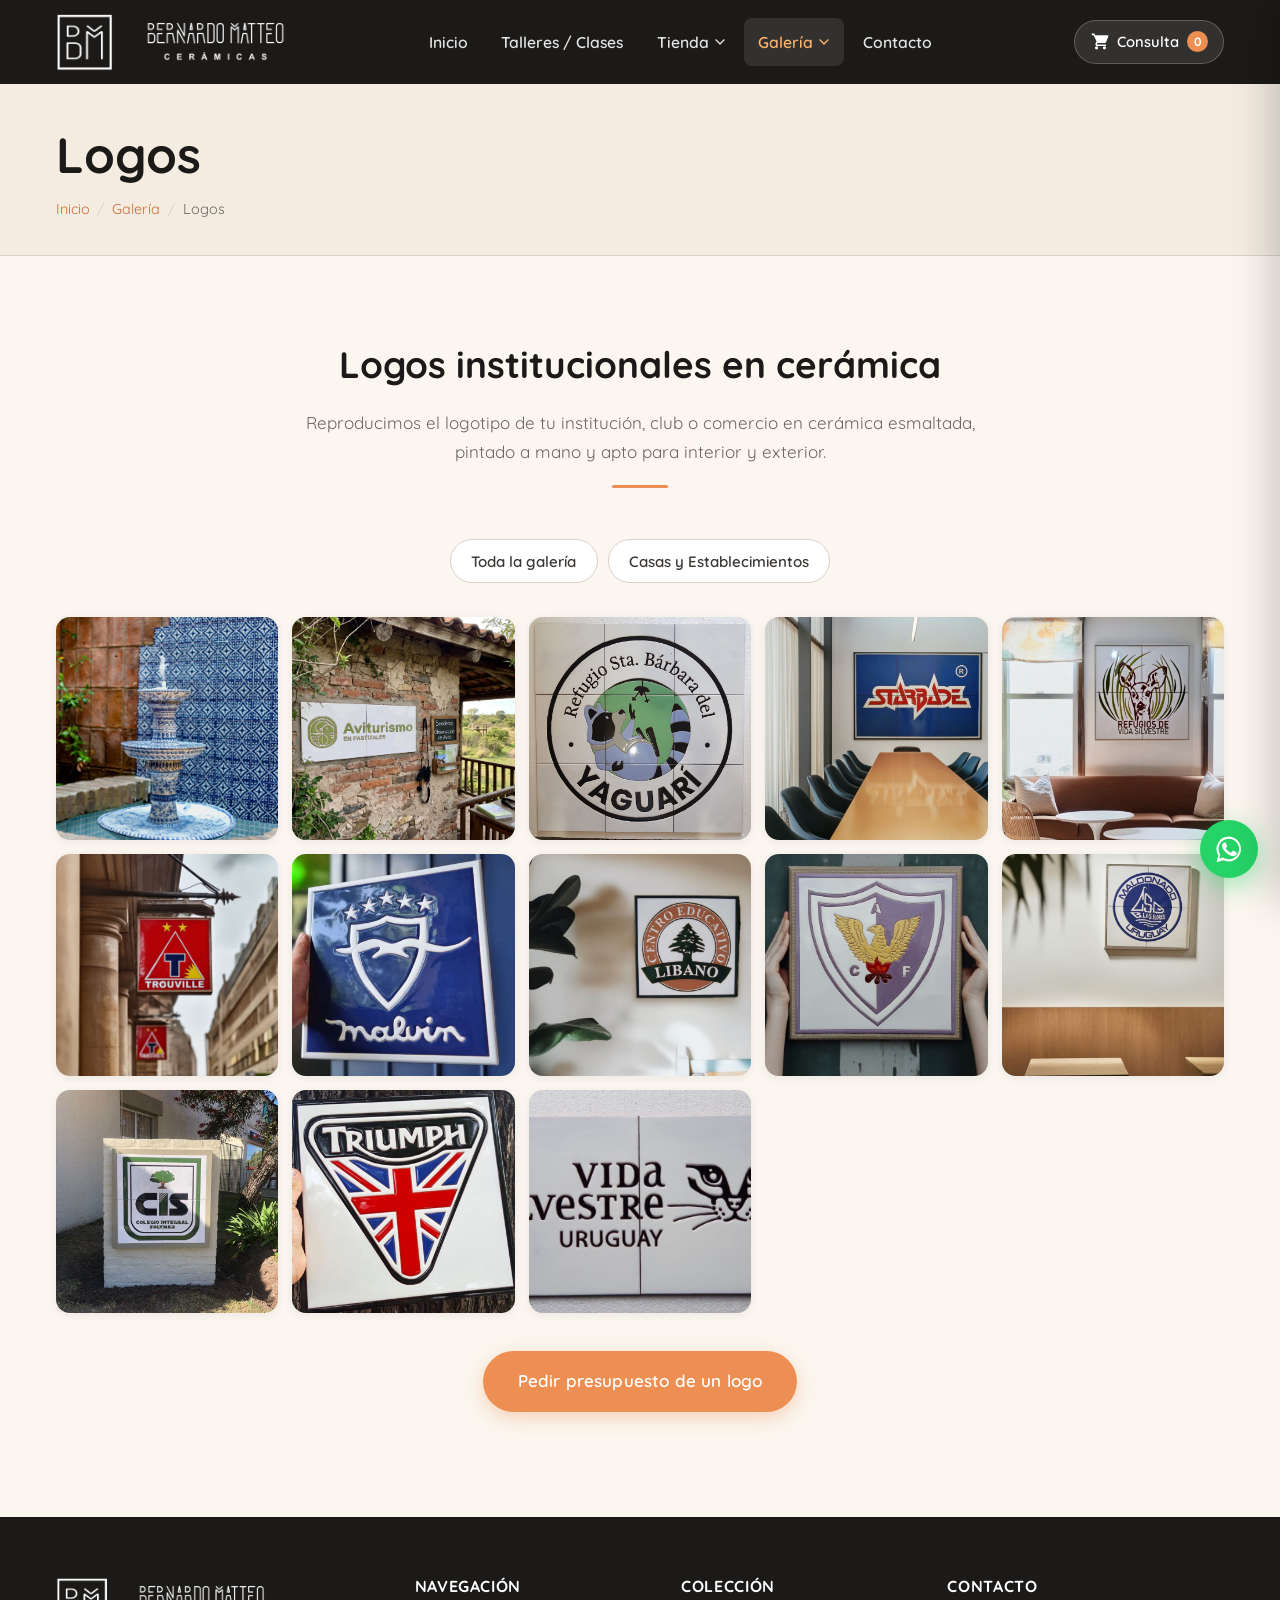
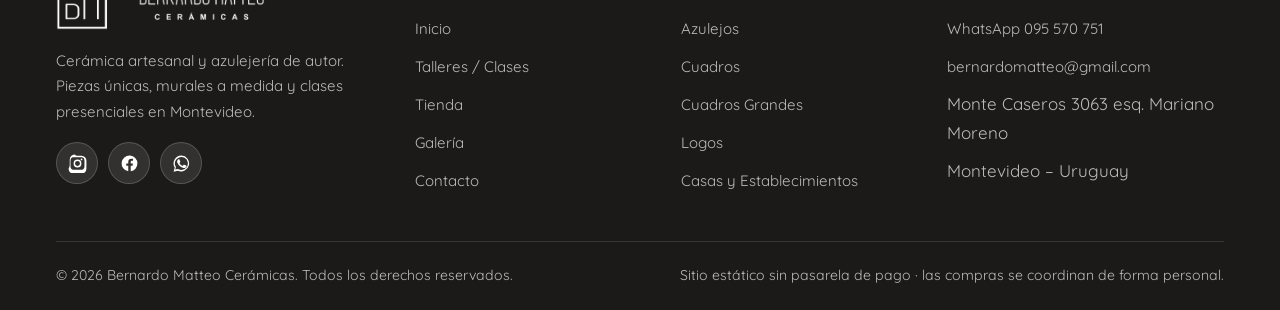
<file: galeria-logos.html>
<!DOCTYPE html>
<html lang="es">
<head>
<meta charset="UTF-8">
<meta name="viewport" content="width=device-width, initial-scale=1">
<title>Logos en cerámica | Bernardo Matteo Cerámicas</title>
<meta name="description" content="Logos institucionales reproducidos en cerámica esmaltada y pintados a mano, aptos para interior y exterior.">
<link rel="icon" href="assets/img/icono.png">
<link rel="stylesheet" href="assets/css/styles.css">
</head>
<body>
<a class="saltar" href="#main">Ir al contenido</a>

<header class="header">
  <div class="contenedor header-barra">
    <a class="logo" href="index.html" rel="home">
      <img src="assets/img/logo.png" alt="Bernardo Matteo Cerámicas" width="1024" height="256">
    </a>

    <nav class="nav-principal" aria-label="Navegación principal">
      <ul>
        <li><a href="index.html">Inicio</a></li>
        <li><a href="talleres.html">Talleres / Clases</a></li>
        <li class="tiene-hijos">
          <a href="tienda.html" aria-expanded="false">Tienda
            <svg class="flecha" viewBox="0 0 26 16" aria-hidden="true"><path d="M.5 3 13 15.5 25.5 3 23 .5l-10 10-10-10z"/></svg>
          </a>
          <ul class="submenu">
            <li><a href="tienda.html?cat=azulejos">Azulejos</a></li>
            <li><a href="tienda.html?cat=cuadros-grandes">Cuadros Grandes</a></li>
            <li><a href="tienda.html?cat=cuadros">Cuadros</a></li>
            <li><a href="tienda.html?cat=logos">Logos</a></li>
          </ul>
        </li>
        <li class="tiene-hijos">
          <a href="galeria.html" aria-current="page" aria-expanded="false">Galería
            <svg class="flecha" viewBox="0 0 26 16" aria-hidden="true"><path d="M.5 3 13 15.5 25.5 3 23 .5l-10 10-10-10z"/></svg>
          </a>
          <ul class="submenu">
            <li><a href="galeria-logos.html">Logos</a></li>
            <li><a href="galeria-casas.html">Casas y Establecimientos</a></li>
          </ul>
        </li>
        <li><a href="contacto.html">Contacto</a></li>
      </ul>
    </nav>

    <div class="header-acciones">
      <button type="button" class="boton-consulta">
        <svg viewBox="0 0 24 24" aria-hidden="true"><path d="M7 18a2 2 0 1 0 0 4 2 2 0 0 0 0-4zm10 0a2 2 0 1 0 0 4 2 2 0 0 0 0-4zM1 2h3.3l1 2.2h15.6a1 1 0 0 1 .94 1.34l-2.7 7.2A2 2 0 0 1 17.27 14H8.1l-.5 1.1a.5.5 0 0 0 .45.72H19v2H8.05a2.5 2.5 0 0 1-2.27-3.56L7 11.6 3.3 4H1V2z"/></svg>
        <span>Consulta</span>
        <span class="contador">0</span>
      </button>
      <button type="button" class="hamburguesa" aria-label="Abrir menú" aria-expanded="false">
        <span></span><span></span><span></span>
      </button>
    </div>
  </div>
</header>

<main id="main">

  <section class="banner">
    <div class="contenedor">
      <h1>Logos</h1>
      <nav class="migas" aria-label="Migas de pan">
        <ol>
          <li><a href="index.html">Inicio</a></li>
          <li><a href="galeria.html">Galería</a></li>
          <li>Logos</li>
        </ol>
      </nav>
    </div>
  </section>

  <section class="seccion">
    <div class="contenedor">
      <div class="titulo-seccion">
        <h2>Logos institucionales en cerámica</h2>
        <p>Reproducimos el logotipo de tu institución, club o comercio en cerámica esmaltada, pintado a mano y apto para interior y exterior.</p>
      </div>
      <div class="filtros">
        <a class="filtro" href="galeria.html">Toda la galería</a>
        <a class="filtro" href="galeria-casas.html">Casas y Establecimientos</a>
      </div>
      <div class="grilla-galeria" id="grilla-galeria" data-coleccion="logos"></div>
      <p class="centrado" style="margin-top:38px">
        <a class="btn btn-primario" href="contacto.html">Pedir presupuesto de un logo</a>
      </p>
    </div>
  </section>
</main>

<footer class="footer">
  <div class="contenedor">
    <div class="footer-grid">
      <div>
        <img class="logo-footer" src="assets/img/logo.png" alt="Bernardo Matteo Cerámicas" width="1024" height="256" loading="lazy">
        <p>Cerámica artesanal y azulejería de autor. Piezas únicas, murales a medida y clases presenciales en Montevideo.</p>
        <div class="redes">
          <a href="https://www.instagram.com/bernardomatteo/" target="_blank" rel="noopener" aria-label="Instagram de Bernardo Matteo">
            <svg viewBox="0 0 24 24" aria-hidden="true"><path d="M12 2.2c3.2 0 3.6 0 4.9.07 1.17.05 1.96.24 2.65.5a5.3 5.3 0 0 1 1.92 1.25 5.3 5.3 0 0 1 1.25 1.92c.27.69.46 1.48.5 2.65.07 1.3.07 1.7.07 4.9s0 3.6-.07 4.9c-.04 1.17-.23 1.96-.5 2.65a5.3 5.3 0 0 1-1.25 1.92 5.3 5.3 0 0 1-1.92 1.25c-.69.27-1.48.46-2.65.5-1.3.07-1.7.07-4.9.07s-3.6 0-4.9-.07c-1.17-.04-1.96-.23-2.65-.5a5.3 5.3 0 0 1-1.92-1.25 5.3 5.3 0 0 1-1.25-1.92c-.27-.69-.46-1.48-.5-2.65C2.2 15.6 2.2 15.2 2.2 12s0-3.6.07-4.9c.04-1.17.23-1.96.5-2.65A5.3 5.3 0 0 1 4.02 2.5a5.3 5.3 0 0 1 1.92-1.25c.69-.27 1.48-.46 2.65-.5C9.9 2.2 10.3 2.2 12 2.2zm0 1.8c-3.14 0-3.5 0-4.74.07-.95.04-1.47.2-1.81.34-.46.18-.79.39-1.13.74-.35.34-.56.67-.74 1.13-.13.34-.3.86-.34 1.81C3.17 9.33 3.16 9.7 3.16 12s0 2.67.07 3.91c.04.95.2 1.47.34 1.81.18.46.39.79.74 1.13.34.35.67.56 1.13.74.34.13.86.3 1.81.34 1.24.07 1.6.07 4.74.07s3.5 0 4.74-.07c.95-.04 1.47-.2 1.81-.34.46-.18.79-.39 1.13-.74.35-.34.56-.67.74-1.13.13-.34.3-.86.34-1.81.07-1.24.07-1.6.07-3.91s0-2.67-.07-3.91c-.04-.95-.2-1.47-.34-1.81a3.05 3.05 0 0 0-.74-1.13 3.05 3.05 0 0 0-1.13-.74c-.34-.13-.86-.3-1.81-.34C15.5 4 15.14 4 12 4zm0 3.06a4.94 4.94 0 1 1 0 9.88 4.94 4.94 0 0 1 0-9.88zm0 1.8a3.14 3.14 0 1 0 0 6.28 3.14 3.14 0 0 0 0-6.28zm6.3-2.03a1.16 1.16 0 1 1-2.32 0 1.16 1.16 0 0 1 2.32 0z"/></svg>
          </a>
          <a href="https://www.facebook.com/bernardomatteo/" target="_blank" rel="noopener" aria-label="Facebook de Bernardo Matteo">
            <svg viewBox="0 0 24 24" aria-hidden="true"><path d="M22 12a10 10 0 1 0-11.56 9.88v-6.99H7.9V12h2.54V9.8c0-2.5 1.49-3.89 3.77-3.89 1.1 0 2.24.2 2.24.2v2.46h-1.26c-1.24 0-1.63.77-1.63 1.56V12h2.78l-.45 2.89h-2.33v6.99A10 10 0 0 0 22 12z"/></svg>
          </a>
          <a href="https://wa.me/59895570751" target="_blank" rel="noopener" aria-label="Escribir por WhatsApp">
            <svg viewBox="0 0 24 24" aria-hidden="true"><path d="M17.5 14.4c-.3-.15-1.75-.86-2.02-.96-.27-.1-.47-.15-.67.15-.2.3-.78.96-.96 1.16-.17.2-.35.22-.65.07-.3-.15-1.13-.42-2.15-1.33-.8-.71-1.33-1.59-1.48-1.89-.15-.3-.02-.46.13-.61.13-.13.3-.35.45-.52.15-.18.2-.3.3-.5.1-.2.05-.38-.02-.53-.08-.15-.68-1.6-.93-2.19-.24-.57-.49-.49-.67-.5h-.57c-.2 0-.52.07-.79.37-.27.3-1.03 1-1.03 2.44 0 1.43 1.05 2.82 1.2 3.02.15.2 2.07 3.16 5.01 4.32 2.45.96 2.95.77 3.48.72.53-.05 1.72-.7 1.96-1.38.24-.68.24-1.26.17-1.38-.07-.12-.27-.2-.57-.35zM12 2a10 10 0 0 0-8.54 15.2L2 22.5l5.42-1.42A10 10 0 1 0 12 2zm0 18.2c-1.53 0-3.03-.41-4.34-1.19l-.31-.18-3.22.84.86-3.14-.2-.33A8.2 8.2 0 1 1 12 20.2z"/></svg>
          </a>
        </div>
      </div>
      <div>
        <h4>Navegación</h4>
        <ul>
          <li><a href="index.html">Inicio</a></li>
          <li><a href="talleres.html">Talleres / Clases</a></li>
          <li><a href="tienda.html">Tienda</a></li>
          <li><a href="galeria.html">Galería</a></li>
          <li><a href="contacto.html">Contacto</a></li>
        </ul>
      </div>
      <div>
        <h4>Colección</h4>
        <ul>
          <li><a href="tienda.html?cat=azulejos">Azulejos</a></li>
          <li><a href="tienda.html?cat=cuadros">Cuadros</a></li>
          <li><a href="tienda.html?cat=cuadros-grandes">Cuadros Grandes</a></li>
          <li><a href="tienda.html?cat=logos">Logos</a></li>
          <li><a href="galeria-casas.html">Casas y Establecimientos</a></li>
        </ul>
      </div>
      <div>
        <h4>Contacto</h4>
        <ul>
          <li><a href="https://wa.me/59895570751" target="_blank" rel="noopener">WhatsApp 095 570 751</a></li>
          <li><a href="mailto:bernardomatteo@gmail.com">bernardomatteo@gmail.com</a></li>
          <li>Monte Caseros 3063 esq. Mariano Moreno</li>
          <li>Montevideo &ndash; Uruguay</li>
        </ul>
      </div>
    </div>
    <div class="footer-abajo">
      <span>&copy; <span id="anio">2026</span> Bernardo Matteo Cerámicas. Todos los derechos reservados.</span>
      <span>Sitio estático sin pasarela de pago &middot; las compras se coordinan de forma personal.</span>
    </div>
  </div>
</footer>

<a class="wa-flotante" href="https://wa.me/59895570751" target="_blank" rel="noopener" aria-label="Escribir por WhatsApp">
  <svg viewBox="0 0 24 24" aria-hidden="true"><path d="M17.5 14.4c-.3-.15-1.75-.86-2.02-.96-.27-.1-.47-.15-.67.15-.2.3-.78.96-.96 1.16-.17.2-.35.22-.65.07-.3-.15-1.13-.42-2.15-1.33-.8-.71-1.33-1.59-1.48-1.89-.15-.3-.02-.46.13-.61.13-.13.3-.35.45-.52.15-.18.2-.3.3-.5.1-.2.05-.38-.02-.53-.08-.15-.68-1.6-.93-2.19-.24-.57-.49-.49-.67-.5h-.57c-.2 0-.52.07-.79.37-.27.3-1.03 1-1.03 2.44 0 1.43 1.05 2.82 1.2 3.02.15.2 2.07 3.16 5.01 4.32 2.45.96 2.95.77 3.48.72.53-.05 1.72-.7 1.96-1.38.24-.68.24-1.26.17-1.38-.07-.12-.27-.2-.57-.35zM12 2a10 10 0 0 0-8.54 15.2L2 22.5l5.42-1.42A10 10 0 1 0 12 2zm0 18.2c-1.53 0-3.03-.41-4.34-1.19l-.31-.18-3.22.84.86-3.14-.2-.33A8.2 8.2 0 1 1 12 20.2z"/></svg>
</a>

<!-- Panel de consulta: reemplaza el carrito de compra del sitio original -->
<div class="panel-fondo" id="panel-fondo"></div>
<aside class="panel" id="panel" aria-label="Lista de consulta">
  <div class="panel-cabecera">
    <h2>Tu consulta</h2>
    <button type="button" class="panel-cerrar" aria-label="Cerrar lista de consulta">&times;</button>
  </div>
  <div class="panel-cuerpo" id="panel-cuerpo"></div>
  <div class="panel-pie" id="panel-pie"></div>
</aside>

<!-- Lightbox de galeria -->
<div class="lightbox" id="lightbox" role="dialog" aria-modal="true" aria-label="Imagen ampliada">
  <button type="button" class="lightbox-btn lightbox-cerrar" aria-label="Cerrar imagen">&times;</button>
  <button type="button" class="lightbox-btn lightbox-ant" aria-label="Imagen anterior">&#8249;</button>
  <button type="button" class="lightbox-btn lightbox-sig" aria-label="Imagen siguiente">&#8250;</button>
  <figure class="lightbox-figura">
    <img id="lightbox-img" alt="">
    <figcaption class="lightbox-pie" id="lightbox-pie"></figcaption>
  </figure>
</div>

<script src="assets/js/datos.js"></script>
<script src="assets/js/productos.js"></script>
<script src="assets/js/main.js"></script>
</body>
</html>
</file>
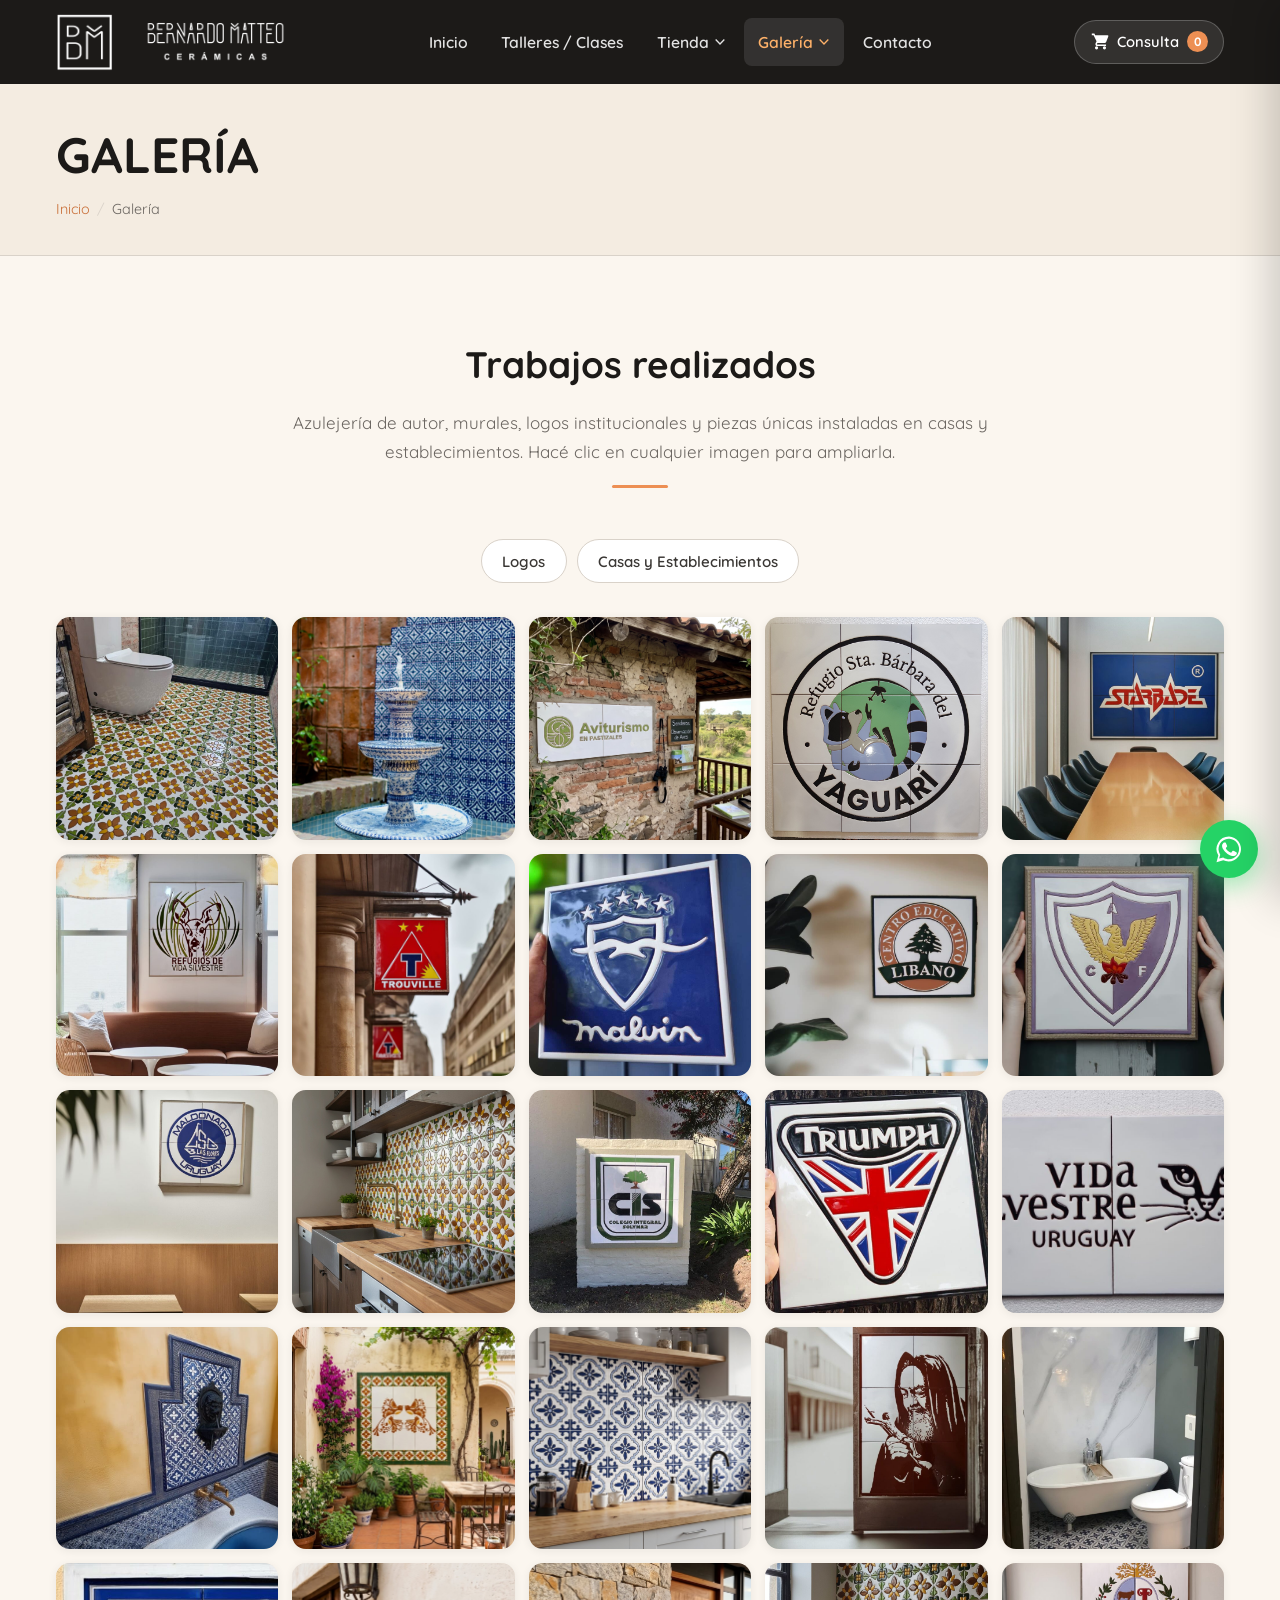
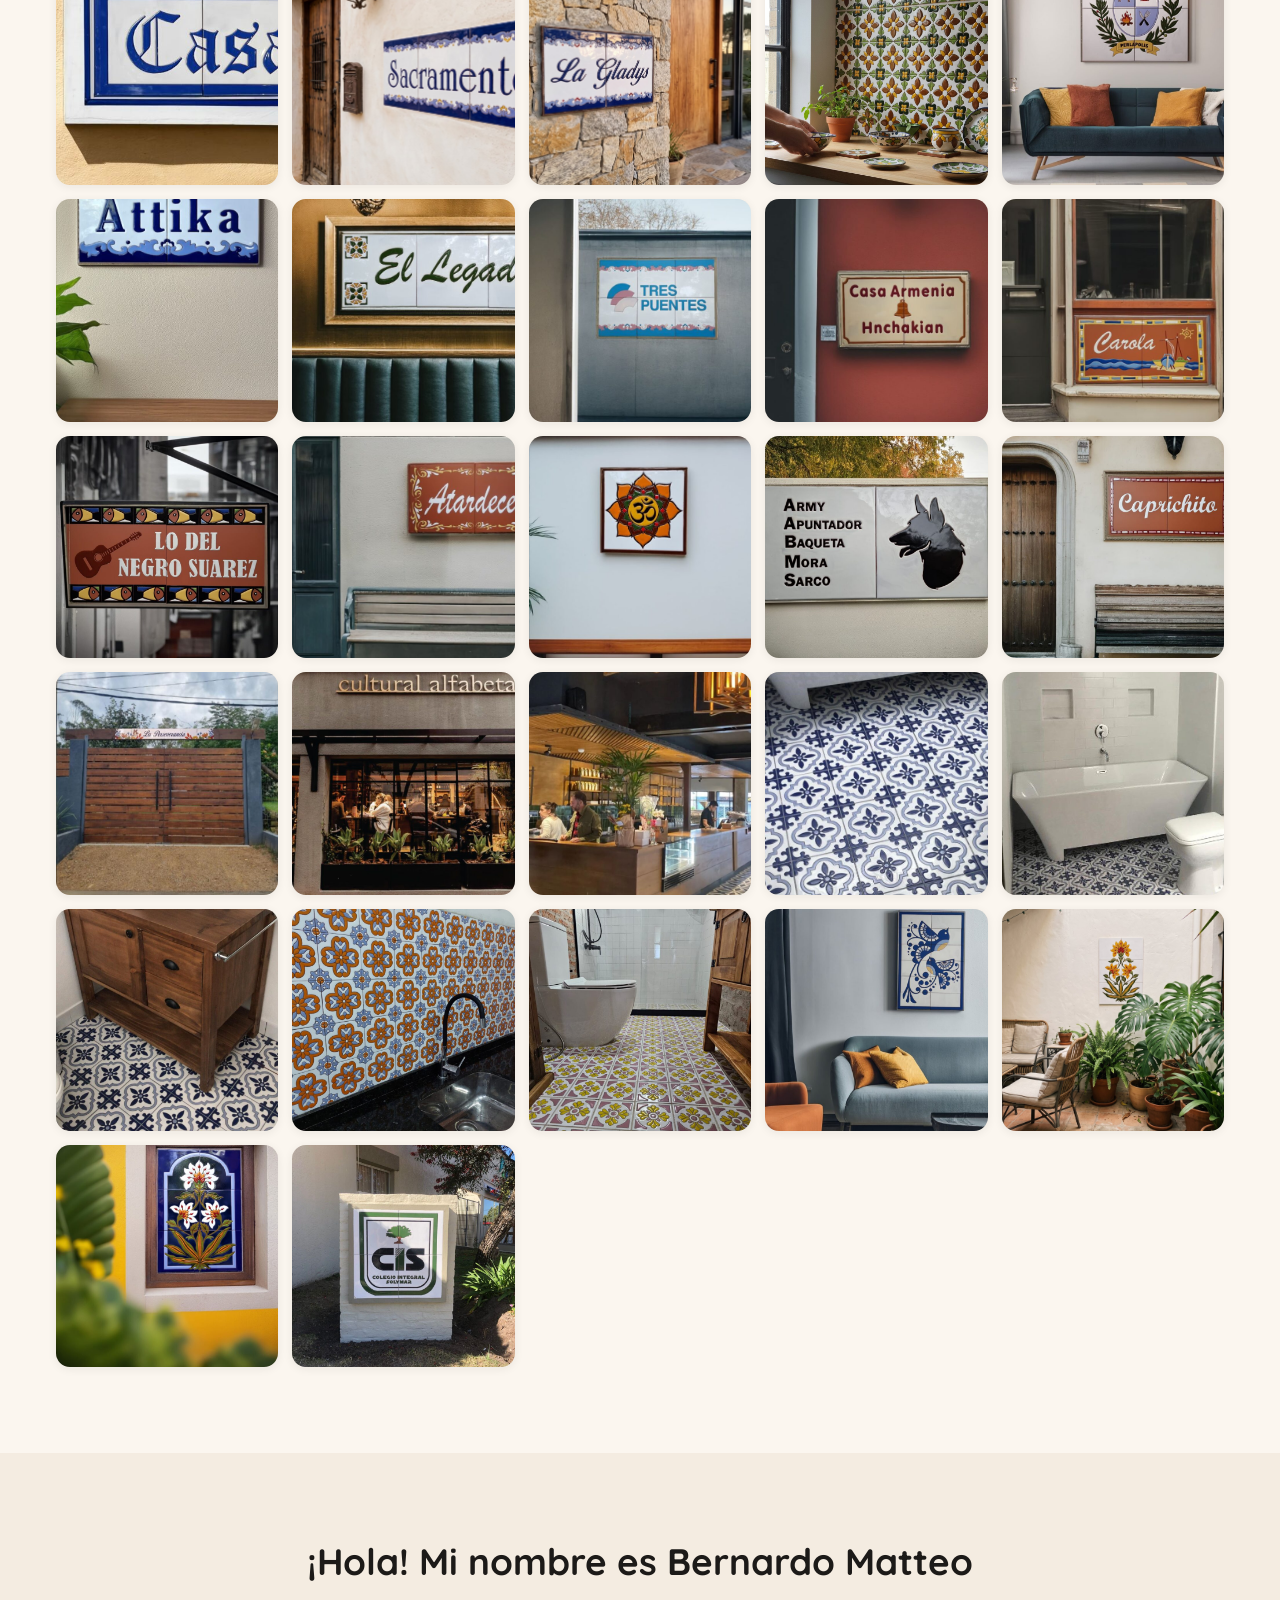
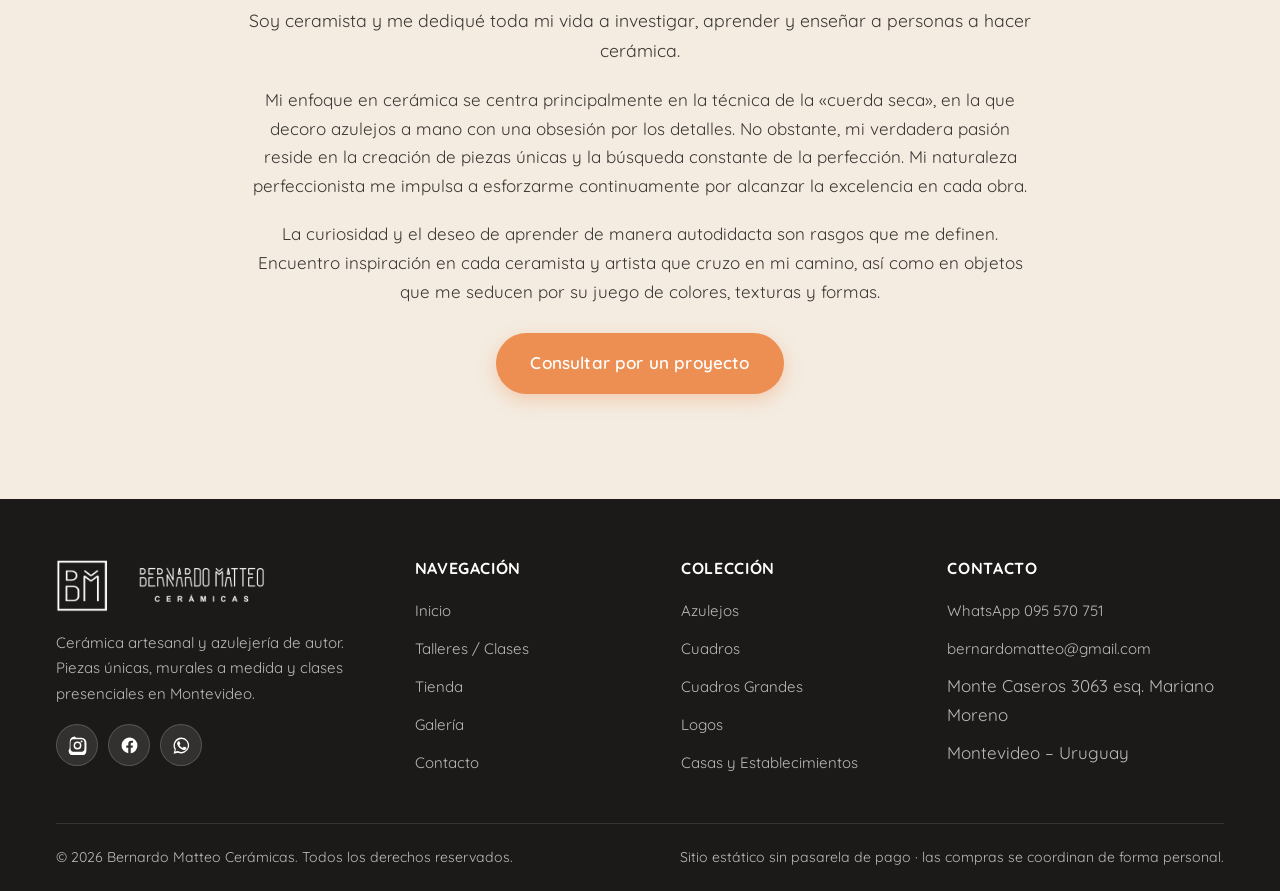
<file: galeria.html>
<!DOCTYPE html>
<html lang="es">
<head>
<meta charset="UTF-8">
<meta name="viewport" content="width=device-width, initial-scale=1">
<title>Galería de trabajos | Bernardo Matteo Cerámicas</title>
<meta name="description" content="Galería de azulejería de autor, murales cerámicos, logos institucionales y piezas únicas realizadas en el taller de Bernardo Matteo.">
<link rel="icon" href="assets/img/icono.png">
<link rel="stylesheet" href="assets/css/styles.css">
</head>
<body>
<a class="saltar" href="#main">Ir al contenido</a>

<header class="header">
  <div class="contenedor header-barra">
    <a class="logo" href="index.html" rel="home">
      <img src="assets/img/logo.png" alt="Bernardo Matteo Cerámicas" width="1024" height="256">
    </a>

    <nav class="nav-principal" aria-label="Navegación principal">
      <ul>
        <li><a href="index.html">Inicio</a></li>
        <li><a href="talleres.html">Talleres / Clases</a></li>
        <li class="tiene-hijos">
          <a href="tienda.html" aria-expanded="false">Tienda
            <svg class="flecha" viewBox="0 0 26 16" aria-hidden="true"><path d="M.5 3 13 15.5 25.5 3 23 .5l-10 10-10-10z"/></svg>
          </a>
          <ul class="submenu">
            <li><a href="tienda.html?cat=azulejos">Azulejos</a></li>
            <li><a href="tienda.html?cat=cuadros-grandes">Cuadros Grandes</a></li>
            <li><a href="tienda.html?cat=cuadros">Cuadros</a></li>
            <li><a href="tienda.html?cat=logos">Logos</a></li>
          </ul>
        </li>
        <li class="tiene-hijos">
          <a href="galeria.html" aria-current="page" aria-expanded="false">Galería
            <svg class="flecha" viewBox="0 0 26 16" aria-hidden="true"><path d="M.5 3 13 15.5 25.5 3 23 .5l-10 10-10-10z"/></svg>
          </a>
          <ul class="submenu">
            <li><a href="galeria-logos.html">Logos</a></li>
            <li><a href="galeria-casas.html">Casas y Establecimientos</a></li>
          </ul>
        </li>
        <li><a href="contacto.html">Contacto</a></li>
      </ul>
    </nav>

    <div class="header-acciones">
      <button type="button" class="boton-consulta">
        <svg viewBox="0 0 24 24" aria-hidden="true"><path d="M7 18a2 2 0 1 0 0 4 2 2 0 0 0 0-4zm10 0a2 2 0 1 0 0 4 2 2 0 0 0 0-4zM1 2h3.3l1 2.2h15.6a1 1 0 0 1 .94 1.34l-2.7 7.2A2 2 0 0 1 17.27 14H8.1l-.5 1.1a.5.5 0 0 0 .45.72H19v2H8.05a2.5 2.5 0 0 1-2.27-3.56L7 11.6 3.3 4H1V2z"/></svg>
        <span>Consulta</span>
        <span class="contador">0</span>
      </button>
      <button type="button" class="hamburguesa" aria-label="Abrir menú" aria-expanded="false">
        <span></span><span></span><span></span>
      </button>
    </div>
  </div>
</header>

<main id="main">

  <section class="banner">
    <div class="contenedor">
      <h1>GALERÍA</h1>
      <nav class="migas" aria-label="Migas de pan">
        <ol>
          <li><a href="index.html">Inicio</a></li>
          <li>Galería</li>
        </ol>
      </nav>
    </div>
  </section>

  <section class="seccion">
    <div class="contenedor">
      <div class="titulo-seccion">
        <h2>Trabajos realizados</h2>
        <p>Azulejería de autor, murales, logos institucionales y piezas únicas instaladas en casas y establecimientos. Hacé clic en cualquier imagen para ampliarla.</p>
      </div>
      <div class="filtros">
        <a class="filtro" href="galeria-logos.html">Logos</a>
        <a class="filtro" href="galeria-casas.html">Casas y Establecimientos</a>
      </div>
      <div class="grilla-galeria" id="grilla-galeria" data-coleccion="todas"></div>
    </div>
  </section>

  <section class="seccion seccion-crema">
    <div class="contenedor contenedor-angosto centrado">
      <h2>¡Hola! Mi nombre es Bernardo Matteo</h2>
      <p class="destacado">Soy ceramista y me dediqué toda mi vida a investigar, aprender y enseñar a personas a hacer cerámica.</p>
      <p>Mi enfoque en cerámica se centra principalmente en la técnica de la «cuerda seca», en la que decoro azulejos a mano con una obsesión por los detalles. No obstante, mi verdadera pasión reside en la creación de piezas únicas y la búsqueda constante de la perfección. Mi naturaleza perfeccionista me impulsa a esforzarme continuamente por alcanzar la excelencia en cada obra.</p>
      <p>La curiosidad y el deseo de aprender de manera autodidacta son rasgos que me definen. Encuentro inspiración en cada ceramista y artista que cruzo en mi camino, así como en objetos que me seducen por su juego de colores, texturas y formas.</p>
      <p style="margin-top:26px"><a class="btn btn-primario" href="contacto.html">Consultar por un proyecto</a></p>
    </div>
  </section>
</main>

<footer class="footer">
  <div class="contenedor">
    <div class="footer-grid">
      <div>
        <img class="logo-footer" src="assets/img/logo.png" alt="Bernardo Matteo Cerámicas" width="1024" height="256" loading="lazy">
        <p>Cerámica artesanal y azulejería de autor. Piezas únicas, murales a medida y clases presenciales en Montevideo.</p>
        <div class="redes">
          <a href="https://www.instagram.com/bernardomatteo/" target="_blank" rel="noopener" aria-label="Instagram de Bernardo Matteo">
            <svg viewBox="0 0 24 24" aria-hidden="true"><path d="M12 2.2c3.2 0 3.6 0 4.9.07 1.17.05 1.96.24 2.65.5a5.3 5.3 0 0 1 1.92 1.25 5.3 5.3 0 0 1 1.25 1.92c.27.69.46 1.48.5 2.65.07 1.3.07 1.7.07 4.9s0 3.6-.07 4.9c-.04 1.17-.23 1.96-.5 2.65a5.3 5.3 0 0 1-1.25 1.92 5.3 5.3 0 0 1-1.92 1.25c-.69.27-1.48.46-2.65.5-1.3.07-1.7.07-4.9.07s-3.6 0-4.9-.07c-1.17-.04-1.96-.23-2.65-.5a5.3 5.3 0 0 1-1.92-1.25 5.3 5.3 0 0 1-1.25-1.92c-.27-.69-.46-1.48-.5-2.65C2.2 15.6 2.2 15.2 2.2 12s0-3.6.07-4.9c.04-1.17.23-1.96.5-2.65A5.3 5.3 0 0 1 4.02 2.5a5.3 5.3 0 0 1 1.92-1.25c.69-.27 1.48-.46 2.65-.5C9.9 2.2 10.3 2.2 12 2.2zm0 1.8c-3.14 0-3.5 0-4.74.07-.95.04-1.47.2-1.81.34-.46.18-.79.39-1.13.74-.35.34-.56.67-.74 1.13-.13.34-.3.86-.34 1.81C3.17 9.33 3.16 9.7 3.16 12s0 2.67.07 3.91c.04.95.2 1.47.34 1.81.18.46.39.79.74 1.13.34.35.67.56 1.13.74.34.13.86.3 1.81.34 1.24.07 1.6.07 4.74.07s3.5 0 4.74-.07c.95-.04 1.47-.2 1.81-.34.46-.18.79-.39 1.13-.74.35-.34.56-.67.74-1.13.13-.34.3-.86.34-1.81.07-1.24.07-1.6.07-3.91s0-2.67-.07-3.91c-.04-.95-.2-1.47-.34-1.81a3.05 3.05 0 0 0-.74-1.13 3.05 3.05 0 0 0-1.13-.74c-.34-.13-.86-.3-1.81-.34C15.5 4 15.14 4 12 4zm0 3.06a4.94 4.94 0 1 1 0 9.88 4.94 4.94 0 0 1 0-9.88zm0 1.8a3.14 3.14 0 1 0 0 6.28 3.14 3.14 0 0 0 0-6.28zm6.3-2.03a1.16 1.16 0 1 1-2.32 0 1.16 1.16 0 0 1 2.32 0z"/></svg>
          </a>
          <a href="https://www.facebook.com/bernardomatteo/" target="_blank" rel="noopener" aria-label="Facebook de Bernardo Matteo">
            <svg viewBox="0 0 24 24" aria-hidden="true"><path d="M22 12a10 10 0 1 0-11.56 9.88v-6.99H7.9V12h2.54V9.8c0-2.5 1.49-3.89 3.77-3.89 1.1 0 2.24.2 2.24.2v2.46h-1.26c-1.24 0-1.63.77-1.63 1.56V12h2.78l-.45 2.89h-2.33v6.99A10 10 0 0 0 22 12z"/></svg>
          </a>
          <a href="https://wa.me/59895570751" target="_blank" rel="noopener" aria-label="Escribir por WhatsApp">
            <svg viewBox="0 0 24 24" aria-hidden="true"><path d="M17.5 14.4c-.3-.15-1.75-.86-2.02-.96-.27-.1-.47-.15-.67.15-.2.3-.78.96-.96 1.16-.17.2-.35.22-.65.07-.3-.15-1.13-.42-2.15-1.33-.8-.71-1.33-1.59-1.48-1.89-.15-.3-.02-.46.13-.61.13-.13.3-.35.45-.52.15-.18.2-.3.3-.5.1-.2.05-.38-.02-.53-.08-.15-.68-1.6-.93-2.19-.24-.57-.49-.49-.67-.5h-.57c-.2 0-.52.07-.79.37-.27.3-1.03 1-1.03 2.44 0 1.43 1.05 2.82 1.2 3.02.15.2 2.07 3.16 5.01 4.32 2.45.96 2.95.77 3.48.72.53-.05 1.72-.7 1.96-1.38.24-.68.24-1.26.17-1.38-.07-.12-.27-.2-.57-.35zM12 2a10 10 0 0 0-8.54 15.2L2 22.5l5.42-1.42A10 10 0 1 0 12 2zm0 18.2c-1.53 0-3.03-.41-4.34-1.19l-.31-.18-3.22.84.86-3.14-.2-.33A8.2 8.2 0 1 1 12 20.2z"/></svg>
          </a>
        </div>
      </div>
      <div>
        <h4>Navegación</h4>
        <ul>
          <li><a href="index.html">Inicio</a></li>
          <li><a href="talleres.html">Talleres / Clases</a></li>
          <li><a href="tienda.html">Tienda</a></li>
          <li><a href="galeria.html">Galería</a></li>
          <li><a href="contacto.html">Contacto</a></li>
        </ul>
      </div>
      <div>
        <h4>Colección</h4>
        <ul>
          <li><a href="tienda.html?cat=azulejos">Azulejos</a></li>
          <li><a href="tienda.html?cat=cuadros">Cuadros</a></li>
          <li><a href="tienda.html?cat=cuadros-grandes">Cuadros Grandes</a></li>
          <li><a href="tienda.html?cat=logos">Logos</a></li>
          <li><a href="galeria-casas.html">Casas y Establecimientos</a></li>
        </ul>
      </div>
      <div>
        <h4>Contacto</h4>
        <ul>
          <li><a href="https://wa.me/59895570751" target="_blank" rel="noopener">WhatsApp 095 570 751</a></li>
          <li><a href="mailto:bernardomatteo@gmail.com">bernardomatteo@gmail.com</a></li>
          <li>Monte Caseros 3063 esq. Mariano Moreno</li>
          <li>Montevideo &ndash; Uruguay</li>
        </ul>
      </div>
    </div>
    <div class="footer-abajo">
      <span>&copy; <span id="anio">2026</span> Bernardo Matteo Cerámicas. Todos los derechos reservados.</span>
      <span>Sitio estático sin pasarela de pago &middot; las compras se coordinan de forma personal.</span>
    </div>
  </div>
</footer>

<a class="wa-flotante" href="https://wa.me/59895570751" target="_blank" rel="noopener" aria-label="Escribir por WhatsApp">
  <svg viewBox="0 0 24 24" aria-hidden="true"><path d="M17.5 14.4c-.3-.15-1.75-.86-2.02-.96-.27-.1-.47-.15-.67.15-.2.3-.78.96-.96 1.16-.17.2-.35.22-.65.07-.3-.15-1.13-.42-2.15-1.33-.8-.71-1.33-1.59-1.48-1.89-.15-.3-.02-.46.13-.61.13-.13.3-.35.45-.52.15-.18.2-.3.3-.5.1-.2.05-.38-.02-.53-.08-.15-.68-1.6-.93-2.19-.24-.57-.49-.49-.67-.5h-.57c-.2 0-.52.07-.79.37-.27.3-1.03 1-1.03 2.44 0 1.43 1.05 2.82 1.2 3.02.15.2 2.07 3.16 5.01 4.32 2.45.96 2.95.77 3.48.72.53-.05 1.72-.7 1.96-1.38.24-.68.24-1.26.17-1.38-.07-.12-.27-.2-.57-.35zM12 2a10 10 0 0 0-8.54 15.2L2 22.5l5.42-1.42A10 10 0 1 0 12 2zm0 18.2c-1.53 0-3.03-.41-4.34-1.19l-.31-.18-3.22.84.86-3.14-.2-.33A8.2 8.2 0 1 1 12 20.2z"/></svg>
</a>

<!-- Panel de consulta: reemplaza el carrito de compra del sitio original -->
<div class="panel-fondo" id="panel-fondo"></div>
<aside class="panel" id="panel" aria-label="Lista de consulta">
  <div class="panel-cabecera">
    <h2>Tu consulta</h2>
    <button type="button" class="panel-cerrar" aria-label="Cerrar lista de consulta">&times;</button>
  </div>
  <div class="panel-cuerpo" id="panel-cuerpo"></div>
  <div class="panel-pie" id="panel-pie"></div>
</aside>

<!-- Lightbox de galeria -->
<div class="lightbox" id="lightbox" role="dialog" aria-modal="true" aria-label="Imagen ampliada">
  <button type="button" class="lightbox-btn lightbox-cerrar" aria-label="Cerrar imagen">&times;</button>
  <button type="button" class="lightbox-btn lightbox-ant" aria-label="Imagen anterior">&#8249;</button>
  <button type="button" class="lightbox-btn lightbox-sig" aria-label="Imagen siguiente">&#8250;</button>
  <figure class="lightbox-figura">
    <img id="lightbox-img" alt="">
    <figcaption class="lightbox-pie" id="lightbox-pie"></figcaption>
  </figure>
</div>

<script src="assets/js/datos.js"></script>
<script src="assets/js/productos.js"></script>
<script src="assets/js/main.js"></script>
</body>
</html>
</file>
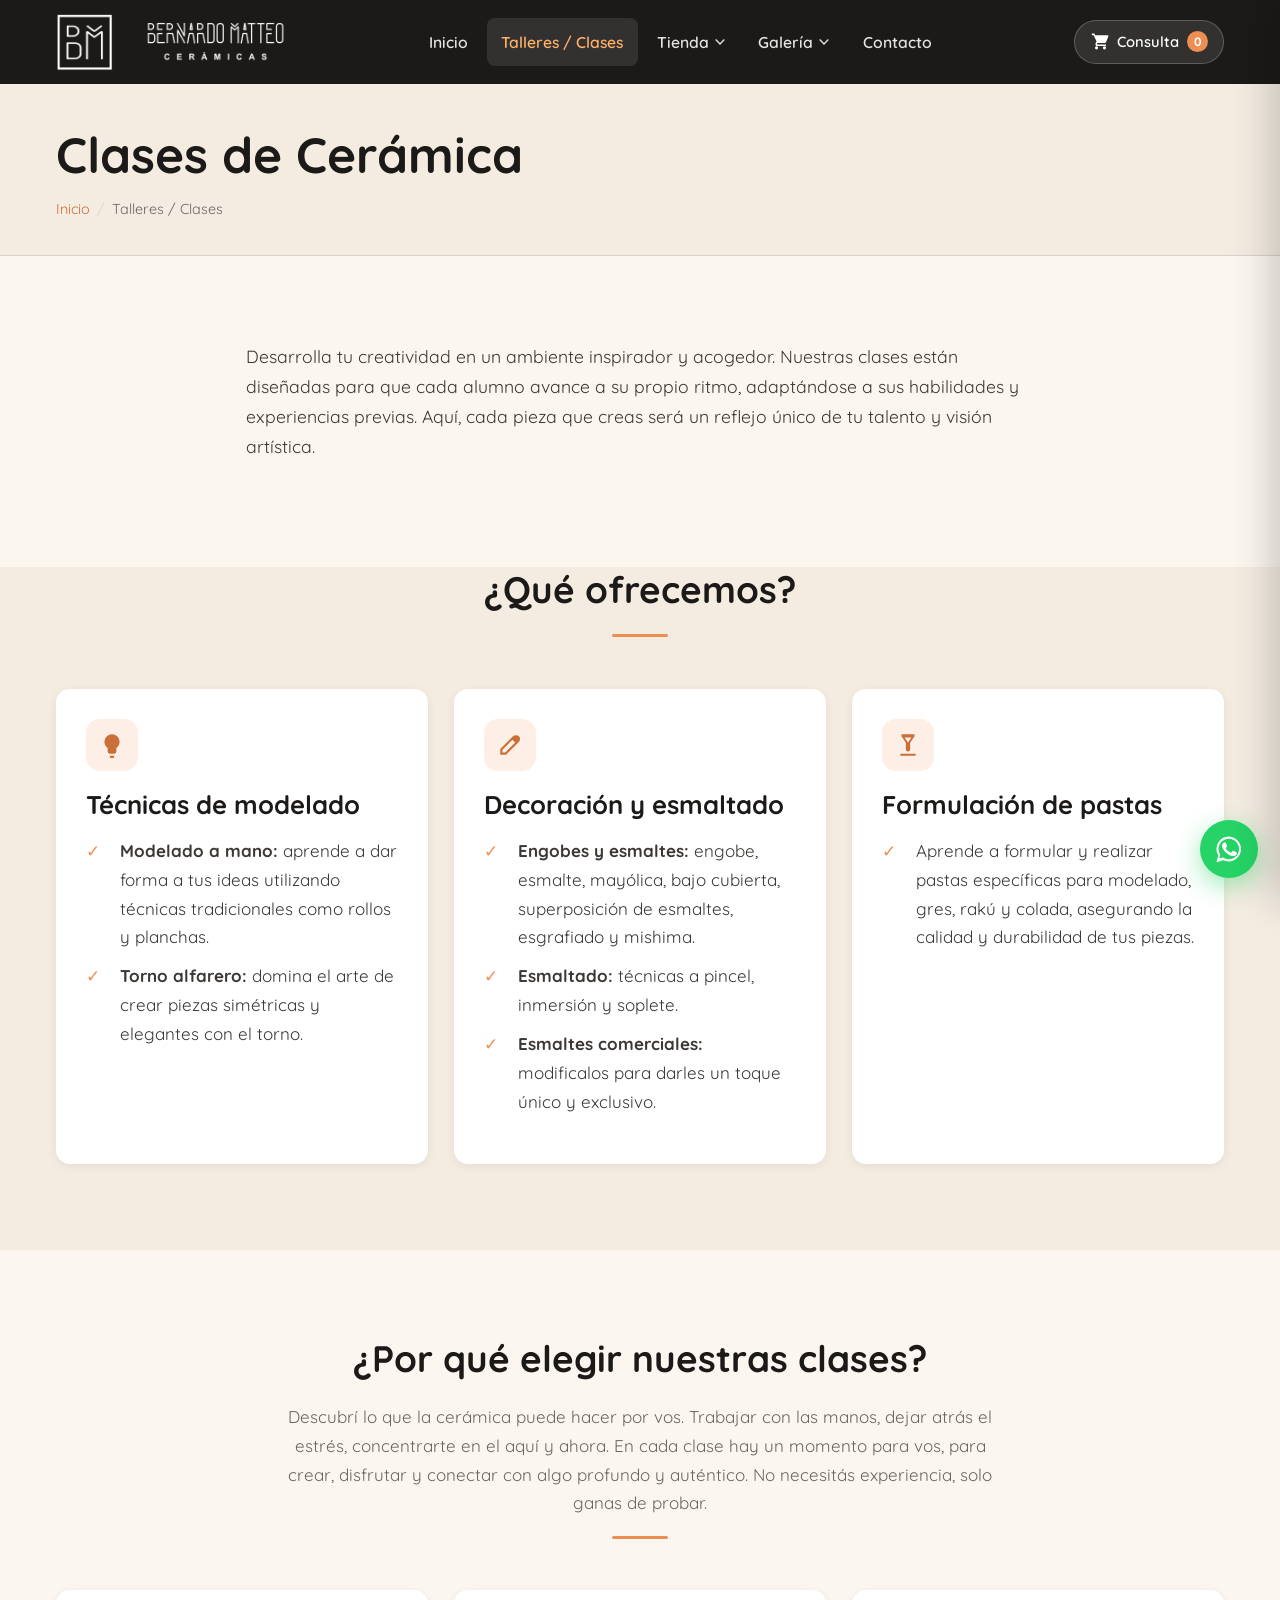
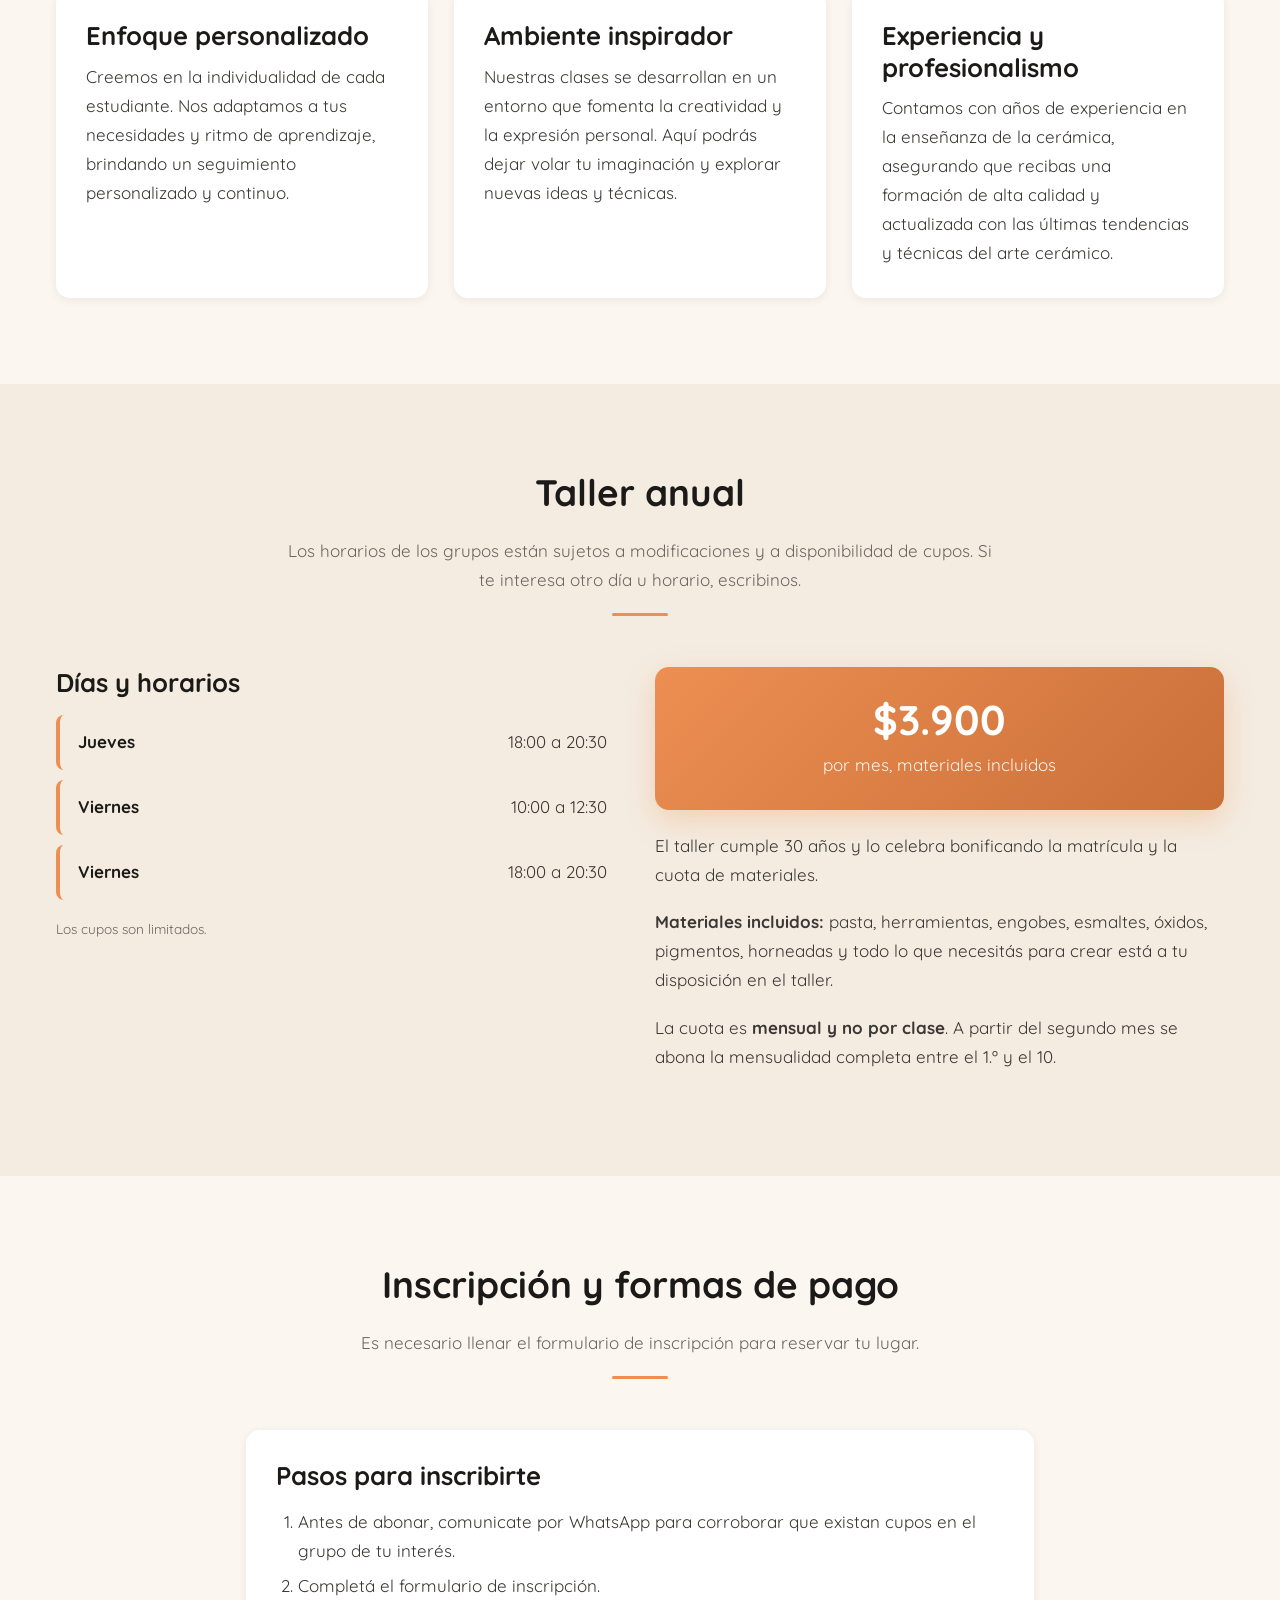
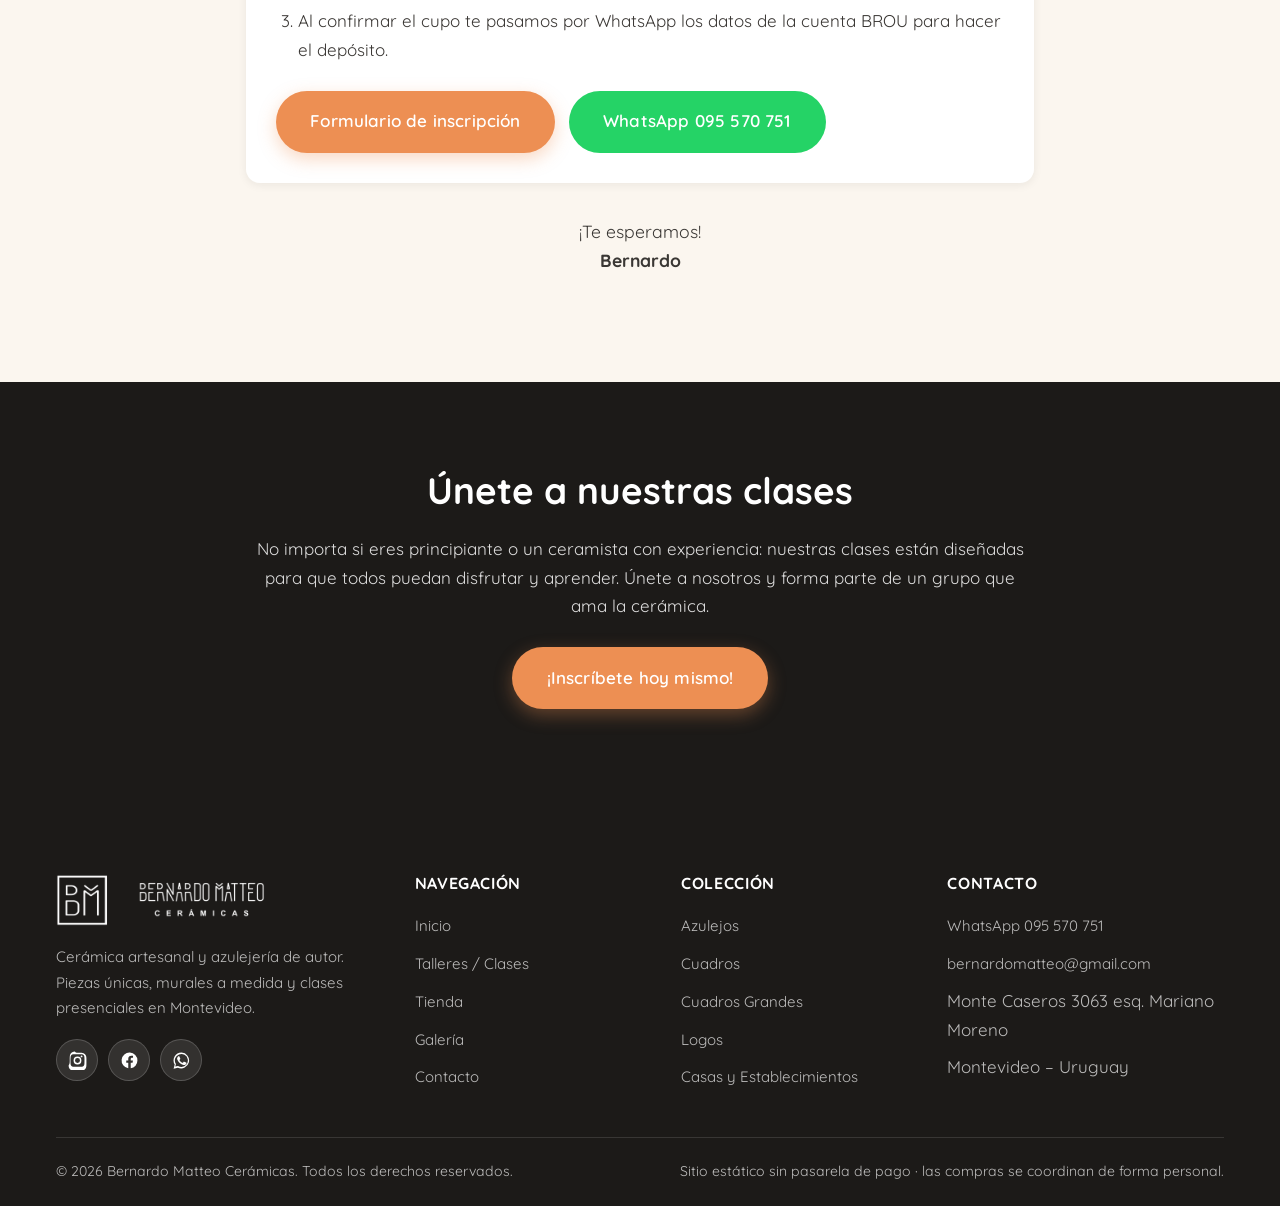
<file: talleres.html>
<!DOCTYPE html>
<html lang="es">
<head>
<meta charset="UTF-8">
<meta name="viewport" content="width=device-width, initial-scale=1">
<title>Clases de Cerámica en Montevideo | Bernardo Matteo Cerámicas</title>
<meta name="description" content="Clases presenciales de cerámica en Montevideo: modelado a mano, torno, engobes y esmaltes. Grupos reducidos, materiales incluidos y 30 años de taller.">
<link rel="icon" href="assets/img/icono.png">
<link rel="stylesheet" href="assets/css/styles.css">
</head>
<body>
<a class="saltar" href="#main">Ir al contenido</a>

<header class="header">
  <div class="contenedor header-barra">
    <a class="logo" href="index.html" rel="home">
      <img src="assets/img/logo.png" alt="Bernardo Matteo Cerámicas" width="1024" height="256">
    </a>

    <nav class="nav-principal" aria-label="Navegación principal">
      <ul>
        <li><a href="index.html">Inicio</a></li>
        <li><a href="talleres.html" aria-current="page">Talleres / Clases</a></li>
        <li class="tiene-hijos">
          <a href="tienda.html" aria-expanded="false">Tienda
            <svg class="flecha" viewBox="0 0 26 16" aria-hidden="true"><path d="M.5 3 13 15.5 25.5 3 23 .5l-10 10-10-10z"/></svg>
          </a>
          <ul class="submenu">
            <li><a href="tienda.html?cat=azulejos">Azulejos</a></li>
            <li><a href="tienda.html?cat=cuadros-grandes">Cuadros Grandes</a></li>
            <li><a href="tienda.html?cat=cuadros">Cuadros</a></li>
            <li><a href="tienda.html?cat=logos">Logos</a></li>
          </ul>
        </li>
        <li class="tiene-hijos">
          <a href="galeria.html" aria-expanded="false">Galería
            <svg class="flecha" viewBox="0 0 26 16" aria-hidden="true"><path d="M.5 3 13 15.5 25.5 3 23 .5l-10 10-10-10z"/></svg>
          </a>
          <ul class="submenu">
            <li><a href="galeria-logos.html">Logos</a></li>
            <li><a href="galeria-casas.html">Casas y Establecimientos</a></li>
          </ul>
        </li>
        <li><a href="contacto.html">Contacto</a></li>
      </ul>
    </nav>

    <div class="header-acciones">
      <button type="button" class="boton-consulta">
        <svg viewBox="0 0 24 24" aria-hidden="true"><path d="M7 18a2 2 0 1 0 0 4 2 2 0 0 0 0-4zm10 0a2 2 0 1 0 0 4 2 2 0 0 0 0-4zM1 2h3.3l1 2.2h15.6a1 1 0 0 1 .94 1.34l-2.7 7.2A2 2 0 0 1 17.27 14H8.1l-.5 1.1a.5.5 0 0 0 .45.72H19v2H8.05a2.5 2.5 0 0 1-2.27-3.56L7 11.6 3.3 4H1V2z"/></svg>
        <span>Consulta</span>
        <span class="contador">0</span>
      </button>
      <button type="button" class="hamburguesa" aria-label="Abrir menú" aria-expanded="false">
        <span></span><span></span><span></span>
      </button>
    </div>
  </div>
</header>

<main id="main">

  <section class="banner">
    <div class="contenedor">
      <h1 data-editable="talleres-titulo">Clases de Cerámica</h1>
      <nav class="migas" aria-label="Migas de pan">
        <ol>
          <li><a href="index.html">Inicio</a></li>
          <li>Talleres / Clases</li>
        </ol>
      </nav>
    </div>
  </section>

  <section class="seccion">
    <div class="contenedor contenedor-angosto">
      <p class="destacado" data-editable="talleres-intro">Desarrolla tu creatividad en un ambiente inspirador y acogedor. Nuestras clases están diseñadas para que cada alumno avance a su propio ritmo, adaptándose a sus habilidades y experiencias previas. Aquí, cada pieza que creas será un reflejo único de tu talento y visión artística.</p>
    </div>
  </section>

  <section class="seccion seccion-crema" style="padding-top:0">
    <div class="contenedor">
      <div class="titulo-seccion">
        <h2 data-editable="ofrecemos-titulo">¿Qué ofrecemos?</h2>
      </div>
      <div class="grilla-3">
        <article class="tarjeta">
          <div class="tarjeta-icono">
            <svg viewBox="0 0 24 24" aria-hidden="true"><path d="M12 2a7 7 0 0 0-7 7c0 2.4 1.2 4.5 3 5.7V18a2 2 0 0 0 2 2h4a2 2 0 0 0 2-2v-3.3A6.98 6.98 0 0 0 19 9a7 7 0 0 0-7-7zm-2 20h4v1a1 1 0 0 1-1 1h-2a1 1 0 0 1-1-1v-1z"/></svg>
          </div>
          <h3 data-editable="ofrecemos-1-titulo">Técnicas de modelado</h3>
          <ul class="lista-check">
            <li data-editable="ofrecemos-1-item-1"><strong>Modelado a mano:</strong> aprende a dar forma a tus ideas utilizando técnicas tradicionales como rollos y planchas.</li>
            <li data-editable="ofrecemos-1-item-2"><strong>Torno alfarero:</strong> domina el arte de crear piezas simétricas y elegantes con el torno.</li>
          </ul>
        </article>
        <article class="tarjeta">
          <div class="tarjeta-icono">
            <svg viewBox="0 0 24 24" aria-hidden="true"><path d="M20.7 4.3a4.5 4.5 0 0 0-6.4 0L3 15.6V21h5.4L19.7 9.7a4.5 4.5 0 0 0 1-5.4zM7.6 19H5v-2.6l9.2-9.2 2.6 2.6L7.6 19z"/></svg>
          </div>
          <h3 data-editable="ofrecemos-2-titulo">Decoración y esmaltado</h3>
          <ul class="lista-check">
            <li data-editable="ofrecemos-2-item-1"><strong>Engobes y esmaltes:</strong> engobe, esmalte, mayólica, bajo cubierta, superposición de esmaltes, esgrafiado y mishima.</li>
            <li data-editable="ofrecemos-2-item-2"><strong>Esmaltado:</strong> técnicas a pincel, inmersión y soplete.</li>
            <li data-editable="ofrecemos-2-item-3"><strong>Esmaltes comerciales:</strong> modificalos para darles un toque único y exclusivo.</li>
          </ul>
        </article>
        <article class="tarjeta">
          <div class="tarjeta-icono">
            <svg viewBox="0 0 24 24" aria-hidden="true"><path d="M6 2h12v2l-4 6v6a2 2 0 0 1-2 2h0a2 2 0 0 1-2-2v-6L6 4V2zm2.8 3 3.2 4.8L15.2 5H8.8zM5 20h14v2H5v-2z"/></svg>
          </div>
          <h3 data-editable="ofrecemos-3-titulo">Formulación de pastas</h3>
          <ul class="lista-check">
            <li data-editable="ofrecemos-3-item-1">Aprende a formular y realizar pastas específicas para modelado, gres, rakú y colada, asegurando la calidad y durabilidad de tus piezas.</li>
          </ul>
        </article>
      </div>
    </div>
  </section>

  <section class="seccion">
    <div class="contenedor">
      <div class="titulo-seccion">
        <h2 data-editable="porque-titulo">¿Por qué elegir nuestras clases?</h2>
        <p data-editable="porque-texto">Descubrí lo que la cerámica puede hacer por vos. Trabajar con las manos, dejar atrás el estrés, concentrarte en el aquí y ahora. En cada clase hay un momento para vos, para crear, disfrutar y conectar con algo profundo y auténtico. No necesitás experiencia, solo ganas de probar.</p>
      </div>
      <div class="grilla-3">
        <article class="tarjeta">
          <h3 data-editable="porque-1-titulo">Enfoque personalizado</h3>
          <p data-editable="porque-1-texto">Creemos en la individualidad de cada estudiante. Nos adaptamos a tus necesidades y ritmo de aprendizaje, brindando un seguimiento personalizado y continuo.</p>
        </article>
        <article class="tarjeta">
          <h3 data-editable="porque-2-titulo">Ambiente inspirador</h3>
          <p data-editable="porque-2-texto">Nuestras clases se desarrollan en un entorno que fomenta la creatividad y la expresión personal. Aquí podrás dejar volar tu imaginación y explorar nuevas ideas y técnicas.</p>
        </article>
        <article class="tarjeta">
          <h3 data-editable="porque-3-titulo">Experiencia y profesionalismo</h3>
          <p data-editable="porque-3-texto">Contamos con años de experiencia en la enseñanza de la cerámica, asegurando que recibas una formación de alta calidad y actualizada con las últimas tendencias y técnicas del arte cerámico.</p>
        </article>
      </div>
    </div>
  </section>

  <section class="seccion seccion-crema">
    <div class="contenedor">
      <div class="titulo-seccion">
        <h2 data-editable="anual-titulo">Taller anual</h2>
        <p data-editable="anual-texto">Los horarios de los grupos están sujetos a modificaciones y a disponibilidad de cupos. Si te interesa otro día u horario, escribinos.</p>
      </div>
      <div class="grilla-2" style="align-items:start">
        <div>
          <h3 data-editable="horarios-titulo">Días y horarios</h3>
          <ul class="horarios">
            <li><strong data-editable="horario-1-dia">Jueves</strong> <span data-editable="horario-1-hora">18:00 a 20:30</span></li>
            <li><strong data-editable="horario-2-dia">Viernes</strong> <span data-editable="horario-2-hora">10:00 a 12:30</span></li>
            <li><strong data-editable="horario-3-dia">Viernes</strong> <span data-editable="horario-3-hora">18:00 a 20:30</span></li>
          </ul>
          <p class="ayuda-campo" style="margin-top:16px" data-editable="horarios-nota">Los cupos son limitados.</p>
        </div>
        <div>
          <div class="precio-destacado">
            <span class="monto" data-editable="precio-monto">$3.900</span>
            <p data-editable="precio-texto">por mes, materiales incluidos</p>
          </div>
          <p style="margin-top:22px" data-editable="anual-texto-1">El taller cumple 30 años y lo celebra bonificando la matrícula y la cuota de materiales.</p>
          <p data-editable="anual-texto-2"><strong>Materiales incluidos:</strong> pasta, herramientas, engobes, esmaltes, óxidos, pigmentos, horneadas y todo lo que necesitás para crear está a tu disposición en el taller.</p>
          <p data-editable="anual-texto-3">La cuota es <strong>mensual y no por clase</strong>. A partir del segundo mes se abona la mensualidad completa entre el 1.º y el 10.</p>
        </div>
      </div>
    </div>
  </section>

  <section class="seccion">
    <div class="contenedor contenedor-angosto">
      <div class="titulo-seccion">
        <h2 data-editable="inscripcion-titulo">Inscripción y formas de pago</h2>
        <p data-editable="inscripcion-texto">Es necesario llenar el formulario de inscripción para reservar tu lugar.</p>
      </div>
      <div class="tarjeta">
        <h3 data-editable="pasos-titulo">Pasos para inscribirte</h3>
        <ol>
          <li data-editable="paso-1">Antes de abonar, comunicate por WhatsApp para corroborar que existan cupos en el grupo de tu interés.</li>
          <li data-editable="paso-2">Completá el formulario de inscripción.</li>
          <li data-editable="paso-3">Al confirmar el cupo te pasamos por WhatsApp los datos de la cuenta BROU para hacer el depósito.</li>
        </ol>
        <div style="display:flex;flex-wrap:wrap;gap:14px;margin-top:26px">
          <a class="btn btn-primario" href="https://forms.gle/sb2Kf5DoKxmHs7XD6" target="_blank" rel="noopener">Formulario de inscripción</a>
          <a class="btn btn-wa" href="https://wa.me/59895570751?text=Hola%20Bernardo!%20Quiero%20informaci%C3%B3n%20sobre%20las%20clases%20de%20cer%C3%A1mica." target="_blank" rel="noopener">WhatsApp 095 570 751</a>
        </div>
      </div>
      <p class="centrado destacado" style="margin-top:34px" data-editable="despedida">¡Te esperamos!<br><strong>Bernardo</strong></p>
    </div>
  </section>

  <section class="seccion seccion-oscura">
    <div class="contenedor contenedor-angosto centrado">
      <h2 data-editable="unete-titulo">Únete a nuestras clases</h2>
      <p data-editable="unete-texto">No importa si eres principiante o un ceramista con experiencia: nuestras clases están diseñadas para que todos puedan disfrutar y aprender. Únete a nosotros y forma parte de un grupo que ama la cerámica.</p>
      <p style="margin-top:26px"><a class="btn btn-primario" href="https://forms.gle/sb2Kf5DoKxmHs7XD6" target="_blank" rel="noopener">¡Inscríbete hoy mismo!</a></p>
    </div>
  </section>
</main>

<footer class="footer">
  <div class="contenedor">
    <div class="footer-grid">
      <div>
        <img class="logo-footer" src="assets/img/logo.png" alt="Bernardo Matteo Cerámicas" width="1024" height="256" loading="lazy">
        <p>Cerámica artesanal y azulejería de autor. Piezas únicas, murales a medida y clases presenciales en Montevideo.</p>
        <div class="redes">
          <a href="https://www.instagram.com/bernardomatteo/" target="_blank" rel="noopener" aria-label="Instagram de Bernardo Matteo">
            <svg viewBox="0 0 24 24" aria-hidden="true"><path d="M12 2.2c3.2 0 3.6 0 4.9.07 1.17.05 1.96.24 2.65.5a5.3 5.3 0 0 1 1.92 1.25 5.3 5.3 0 0 1 1.25 1.92c.27.69.46 1.48.5 2.65.07 1.3.07 1.7.07 4.9s0 3.6-.07 4.9c-.04 1.17-.23 1.96-.5 2.65a5.3 5.3 0 0 1-1.25 1.92 5.3 5.3 0 0 1-1.92 1.25c-.69.27-1.48.46-2.65.5-1.3.07-1.7.07-4.9.07s-3.6 0-4.9-.07c-1.17-.04-1.96-.23-2.65-.5a5.3 5.3 0 0 1-1.92-1.25 5.3 5.3 0 0 1-1.25-1.92c-.27-.69-.46-1.48-.5-2.65C2.2 15.6 2.2 15.2 2.2 12s0-3.6.07-4.9c.04-1.17.23-1.96.5-2.65A5.3 5.3 0 0 1 4.02 2.5a5.3 5.3 0 0 1 1.92-1.25c.69-.27 1.48-.46 2.65-.5C9.9 2.2 10.3 2.2 12 2.2zm0 1.8c-3.14 0-3.5 0-4.74.07-.95.04-1.47.2-1.81.34-.46.18-.79.39-1.13.74-.35.34-.56.67-.74 1.13-.13.34-.3.86-.34 1.81C3.17 9.33 3.16 9.7 3.16 12s0 2.67.07 3.91c.04.95.2 1.47.34 1.81.18.46.39.79.74 1.13.34.35.67.56 1.13.74.34.13.86.3 1.81.34 1.24.07 1.6.07 4.74.07s3.5 0 4.74-.07c.95-.04 1.47-.2 1.81-.34.46-.18.79-.39 1.13-.74.35-.34.56-.67.74-1.13.13-.34.3-.86.34-1.81.07-1.24.07-1.6.07-3.91s0-2.67-.07-3.91c-.04-.95-.2-1.47-.34-1.81a3.05 3.05 0 0 0-.74-1.13 3.05 3.05 0 0 0-1.13-.74c-.34-.13-.86-.3-1.81-.34C15.5 4 15.14 4 12 4zm0 3.06a4.94 4.94 0 1 1 0 9.88 4.94 4.94 0 0 1 0-9.88zm0 1.8a3.14 3.14 0 1 0 0 6.28 3.14 3.14 0 0 0 0-6.28zm6.3-2.03a1.16 1.16 0 1 1-2.32 0 1.16 1.16 0 0 1 2.32 0z"/></svg>
          </a>
          <a href="https://www.facebook.com/bernardomatteo/" target="_blank" rel="noopener" aria-label="Facebook de Bernardo Matteo">
            <svg viewBox="0 0 24 24" aria-hidden="true"><path d="M22 12a10 10 0 1 0-11.56 9.88v-6.99H7.9V12h2.54V9.8c0-2.5 1.49-3.89 3.77-3.89 1.1 0 2.24.2 2.24.2v2.46h-1.26c-1.24 0-1.63.77-1.63 1.56V12h2.78l-.45 2.89h-2.33v6.99A10 10 0 0 0 22 12z"/></svg>
          </a>
          <a href="https://wa.me/59895570751" target="_blank" rel="noopener" aria-label="Escribir por WhatsApp">
            <svg viewBox="0 0 24 24" aria-hidden="true"><path d="M17.5 14.4c-.3-.15-1.75-.86-2.02-.96-.27-.1-.47-.15-.67.15-.2.3-.78.96-.96 1.16-.17.2-.35.22-.65.07-.3-.15-1.13-.42-2.15-1.33-.8-.71-1.33-1.59-1.48-1.89-.15-.3-.02-.46.13-.61.13-.13.3-.35.45-.52.15-.18.2-.3.3-.5.1-.2.05-.38-.02-.53-.08-.15-.68-1.6-.93-2.19-.24-.57-.49-.49-.67-.5h-.57c-.2 0-.52.07-.79.37-.27.3-1.03 1-1.03 2.44 0 1.43 1.05 2.82 1.2 3.02.15.2 2.07 3.16 5.01 4.32 2.45.96 2.95.77 3.48.72.53-.05 1.72-.7 1.96-1.38.24-.68.24-1.26.17-1.38-.07-.12-.27-.2-.57-.35zM12 2a10 10 0 0 0-8.54 15.2L2 22.5l5.42-1.42A10 10 0 1 0 12 2zm0 18.2c-1.53 0-3.03-.41-4.34-1.19l-.31-.18-3.22.84.86-3.14-.2-.33A8.2 8.2 0 1 1 12 20.2z"/></svg>
          </a>
        </div>
      </div>
      <div>
        <h4>Navegación</h4>
        <ul>
          <li><a href="index.html">Inicio</a></li>
          <li><a href="talleres.html">Talleres / Clases</a></li>
          <li><a href="tienda.html">Tienda</a></li>
          <li><a href="galeria.html">Galería</a></li>
          <li><a href="contacto.html">Contacto</a></li>
        </ul>
      </div>
      <div>
        <h4>Colección</h4>
        <ul>
          <li><a href="tienda.html?cat=azulejos">Azulejos</a></li>
          <li><a href="tienda.html?cat=cuadros">Cuadros</a></li>
          <li><a href="tienda.html?cat=cuadros-grandes">Cuadros Grandes</a></li>
          <li><a href="tienda.html?cat=logos">Logos</a></li>
          <li><a href="galeria-casas.html">Casas y Establecimientos</a></li>
        </ul>
      </div>
      <div>
        <h4>Contacto</h4>
        <ul>
          <li><a href="https://wa.me/59895570751" target="_blank" rel="noopener">WhatsApp 095 570 751</a></li>
          <li><a href="mailto:bernardomatteo@gmail.com">bernardomatteo@gmail.com</a></li>
          <li>Monte Caseros 3063 esq. Mariano Moreno</li>
          <li>Montevideo &ndash; Uruguay</li>
        </ul>
      </div>
    </div>
    <div class="footer-abajo">
      <span>&copy; <span id="anio">2026</span> Bernardo Matteo Cerámicas. Todos los derechos reservados.</span>
      <span>Sitio estático sin pasarela de pago &middot; las compras se coordinan de forma personal.</span>
    </div>
  </div>
</footer>

<a class="wa-flotante" href="https://wa.me/59895570751" target="_blank" rel="noopener" aria-label="Escribir por WhatsApp">
  <svg viewBox="0 0 24 24" aria-hidden="true"><path d="M17.5 14.4c-.3-.15-1.75-.86-2.02-.96-.27-.1-.47-.15-.67.15-.2.3-.78.96-.96 1.16-.17.2-.35.22-.65.07-.3-.15-1.13-.42-2.15-1.33-.8-.71-1.33-1.59-1.48-1.89-.15-.3-.02-.46.13-.61.13-.13.3-.35.45-.52.15-.18.2-.3.3-.5.1-.2.05-.38-.02-.53-.08-.15-.68-1.6-.93-2.19-.24-.57-.49-.49-.67-.5h-.57c-.2 0-.52.07-.79.37-.27.3-1.03 1-1.03 2.44 0 1.43 1.05 2.82 1.2 3.02.15.2 2.07 3.16 5.01 4.32 2.45.96 2.95.77 3.48.72.53-.05 1.72-.7 1.96-1.38.24-.68.24-1.26.17-1.38-.07-.12-.27-.2-.57-.35zM12 2a10 10 0 0 0-8.54 15.2L2 22.5l5.42-1.42A10 10 0 1 0 12 2zm0 18.2c-1.53 0-3.03-.41-4.34-1.19l-.31-.18-3.22.84.86-3.14-.2-.33A8.2 8.2 0 1 1 12 20.2z"/></svg>
</a>

<!-- Panel de consulta: reemplaza el carrito de compra del sitio original -->
<div class="panel-fondo" id="panel-fondo"></div>
<aside class="panel" id="panel" aria-label="Lista de consulta">
  <div class="panel-cabecera">
    <h2>Tu consulta</h2>
    <button type="button" class="panel-cerrar" aria-label="Cerrar lista de consulta">&times;</button>
  </div>
  <div class="panel-cuerpo" id="panel-cuerpo"></div>
  <div class="panel-pie" id="panel-pie"></div>
</aside>

<!-- Lightbox de galeria -->
<div class="lightbox" id="lightbox" role="dialog" aria-modal="true" aria-label="Imagen ampliada">
  <button type="button" class="lightbox-btn lightbox-cerrar" aria-label="Cerrar imagen">&times;</button>
  <button type="button" class="lightbox-btn lightbox-ant" aria-label="Imagen anterior">&#8249;</button>
  <button type="button" class="lightbox-btn lightbox-sig" aria-label="Imagen siguiente">&#8250;</button>
  <figure class="lightbox-figura">
    <img id="lightbox-img" alt="">
    <figcaption class="lightbox-pie" id="lightbox-pie"></figcaption>
  </figure>
</div>

<script src="assets/js/datos.js"></script>
<script src="assets/js/productos.js"></script>
<script src="assets/js/main.js"></script>
</body>
</html>
</file>
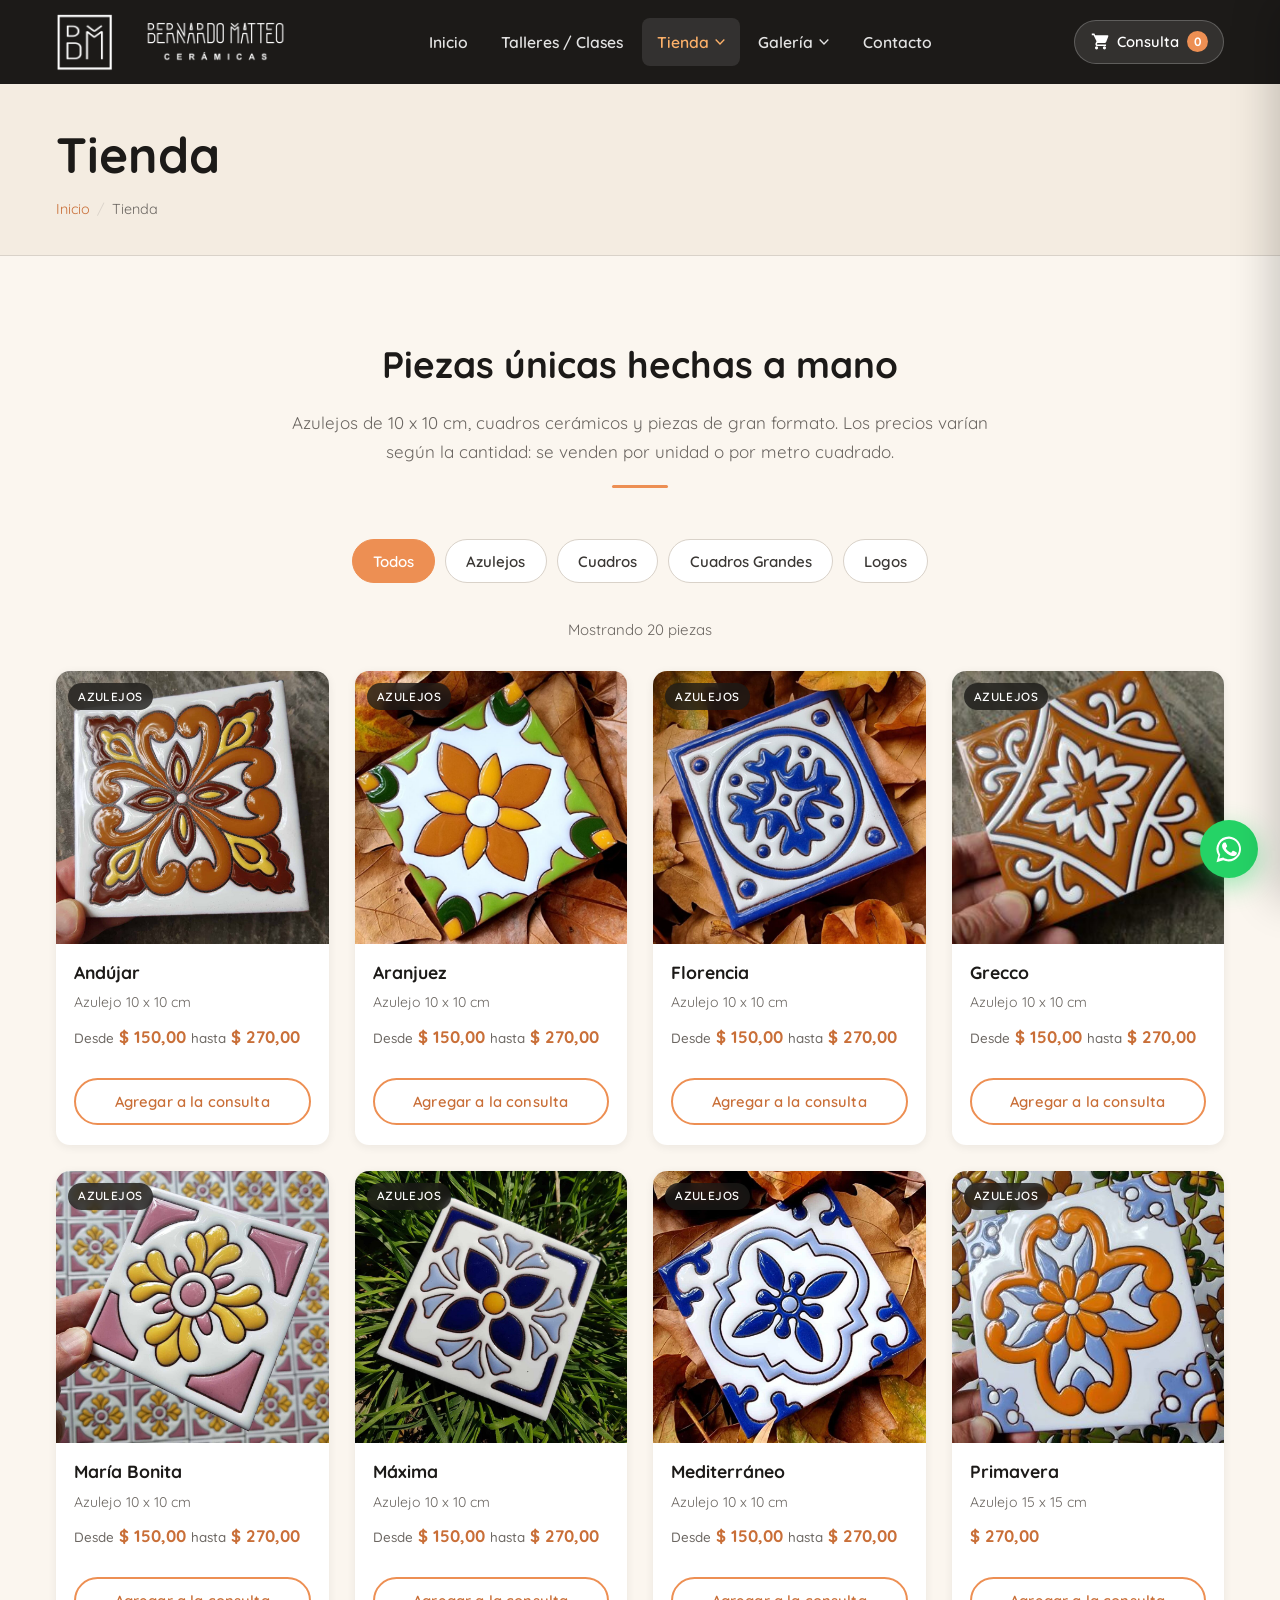
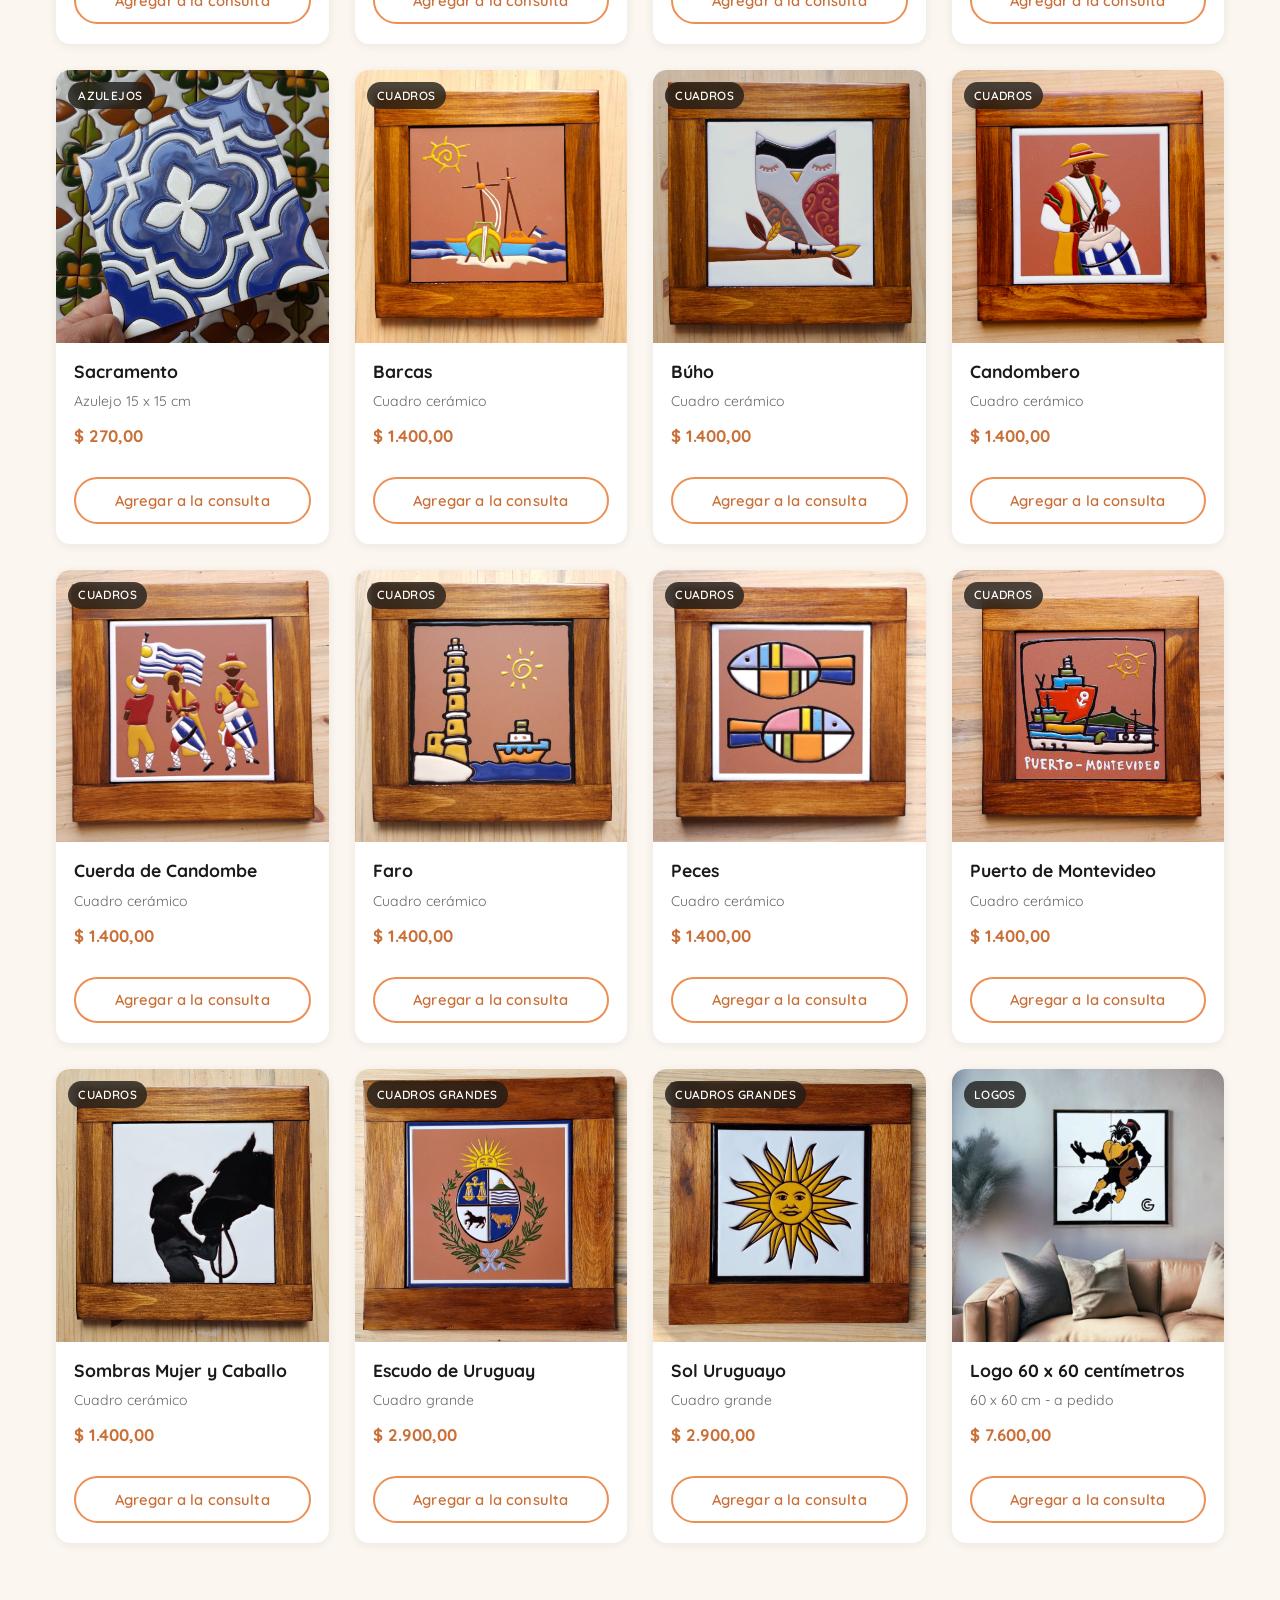
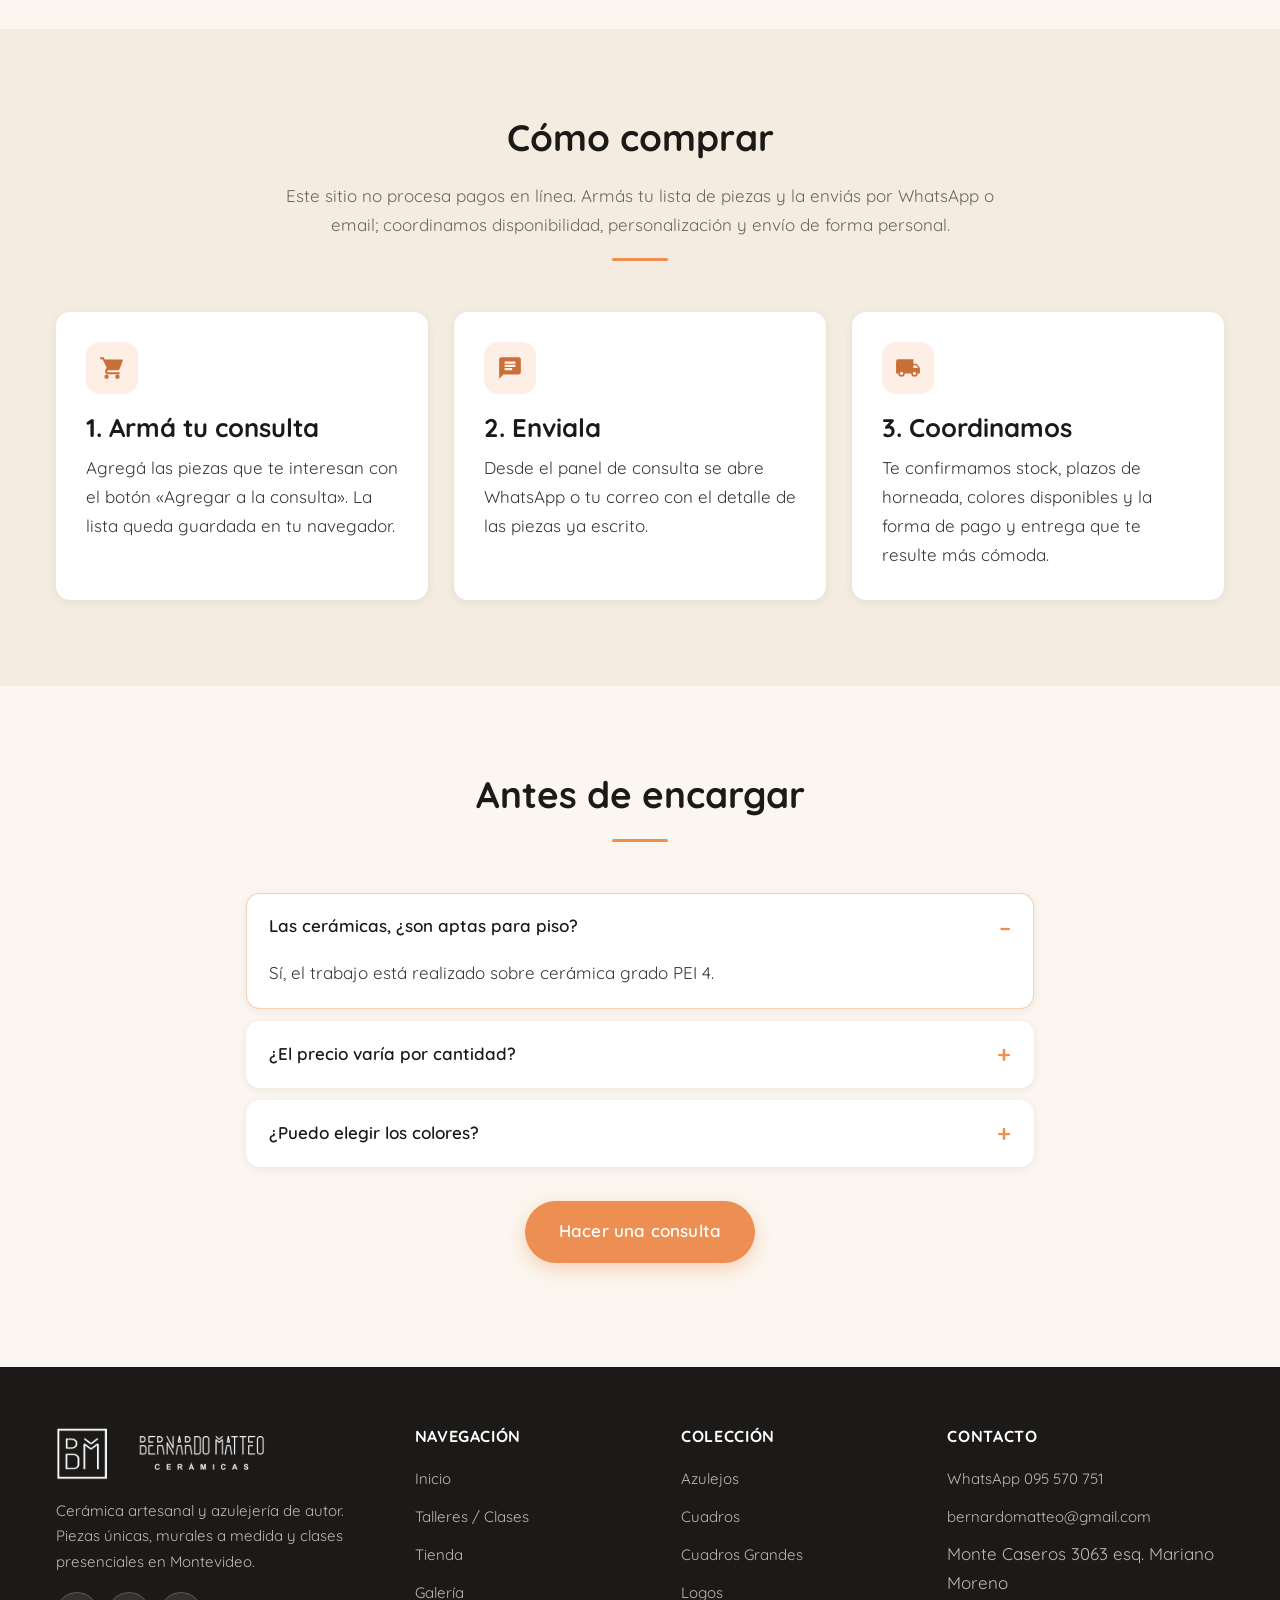
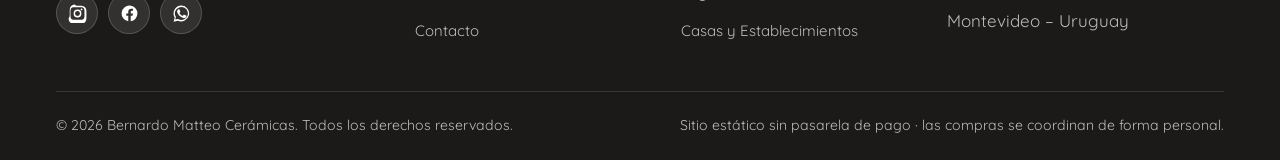
<file: tienda.html>
<!DOCTYPE html>
<html lang="es">
<head>
<meta charset="UTF-8">
<meta name="viewport" content="width=device-width, initial-scale=1">
<title>Tienda: azulejos y cuadros cerámicos | Bernardo Matteo Cerámicas</title>
<meta name="description" content="Colección de azulejos de 10 x 10 cm, cuadros cerámicos y piezas de gran formato decoradas a mano en el taller de Bernardo Matteo, Montevideo.">
<link rel="icon" href="assets/img/icono.png">
<link rel="stylesheet" href="assets/css/styles.css">
</head>
<body>
<a class="saltar" href="#main">Ir al contenido</a>

<header class="header">
  <div class="contenedor header-barra">
    <a class="logo" href="index.html" rel="home">
      <img src="assets/img/logo.png" alt="Bernardo Matteo Cerámicas" width="1024" height="256">
    </a>

    <nav class="nav-principal" aria-label="Navegación principal">
      <ul>
        <li><a href="index.html">Inicio</a></li>
        <li><a href="talleres.html">Talleres / Clases</a></li>
        <li class="tiene-hijos">
          <a href="tienda.html" aria-current="page" aria-expanded="false">Tienda
            <svg class="flecha" viewBox="0 0 26 16" aria-hidden="true"><path d="M.5 3 13 15.5 25.5 3 23 .5l-10 10-10-10z"/></svg>
          </a>
          <ul class="submenu">
            <li><a href="tienda.html?cat=azulejos">Azulejos</a></li>
            <li><a href="tienda.html?cat=cuadros-grandes">Cuadros Grandes</a></li>
            <li><a href="tienda.html?cat=cuadros">Cuadros</a></li>
            <li><a href="tienda.html?cat=logos">Logos</a></li>
          </ul>
        </li>
        <li class="tiene-hijos">
          <a href="galeria.html" aria-expanded="false">Galería
            <svg class="flecha" viewBox="0 0 26 16" aria-hidden="true"><path d="M.5 3 13 15.5 25.5 3 23 .5l-10 10-10-10z"/></svg>
          </a>
          <ul class="submenu">
            <li><a href="galeria-logos.html">Logos</a></li>
            <li><a href="galeria-casas.html">Casas y Establecimientos</a></li>
          </ul>
        </li>
        <li><a href="contacto.html">Contacto</a></li>
      </ul>
    </nav>

    <div class="header-acciones">
      <button type="button" class="boton-consulta">
        <svg viewBox="0 0 24 24" aria-hidden="true"><path d="M7 18a2 2 0 1 0 0 4 2 2 0 0 0 0-4zm10 0a2 2 0 1 0 0 4 2 2 0 0 0 0-4zM1 2h3.3l1 2.2h15.6a1 1 0 0 1 .94 1.34l-2.7 7.2A2 2 0 0 1 17.27 14H8.1l-.5 1.1a.5.5 0 0 0 .45.72H19v2H8.05a2.5 2.5 0 0 1-2.27-3.56L7 11.6 3.3 4H1V2z"/></svg>
        <span>Consulta</span>
        <span class="contador">0</span>
      </button>
      <button type="button" class="hamburguesa" aria-label="Abrir menú" aria-expanded="false">
        <span></span><span></span><span></span>
      </button>
    </div>
  </div>
</header>

<main id="main">

  <section class="banner">
    <div class="contenedor">
      <h1>Tienda</h1>
      <nav class="migas" aria-label="Migas de pan">
        <ol>
          <li><a href="index.html">Inicio</a></li>
          <li>Tienda</li>
        </ol>
      </nav>
    </div>
  </section>

  <section class="seccion">
    <div class="contenedor">
      <div class="titulo-seccion">
        <h2>Piezas únicas hechas a mano</h2>
        <p>Azulejos de 10 x 10 cm, cuadros cerámicos y piezas de gran formato. Los precios varían según la cantidad: se venden por unidad o por metro cuadrado.</p>
      </div>

      <div class="filtros" id="filtros-tienda" role="group" aria-label="Filtrar por categoría"></div>
      <p class="centrado" id="cuenta-productos" style="color:var(--gris);font-size:.94rem;margin-bottom:28px"></p>

      <ul class="grilla-productos" id="grilla-tienda"></ul>
      <p class="sin-resultados" id="sin-resultados" hidden>No hay piezas en esta categoría por el momento.</p>
    </div>
  </section>

  <section class="seccion seccion-crema">
    <div class="contenedor">
      <div class="titulo-seccion">
        <h2>Cómo comprar</h2>
        <p>Este sitio no procesa pagos en línea. Armás tu lista de piezas y la enviás por WhatsApp o email; coordinamos disponibilidad, personalización y envío de forma personal.</p>
      </div>
      <div class="grilla-3">
        <article class="tarjeta">
          <div class="tarjeta-icono">
            <svg viewBox="0 0 24 24" aria-hidden="true"><path d="M7 18a2 2 0 1 0 0 4 2 2 0 0 0 0-4zm10 0a2 2 0 1 0 0 4 2 2 0 0 0 0-4zM1 2h3.3l1 2.2h15.6a1 1 0 0 1 .94 1.34l-2.7 7.2A2 2 0 0 1 17.27 14H8.1l-.5 1.1a.5.5 0 0 0 .45.72H19v2H8.05a2.5 2.5 0 0 1-2.27-3.56L7 11.6 3.3 4H1V2z"/></svg>
          </div>
          <h3>1. Armá tu consulta</h3>
          <p>Agregá las piezas que te interesan con el botón «Agregar a la consulta». La lista queda guardada en tu navegador.</p>
        </article>
        <article class="tarjeta">
          <div class="tarjeta-icono">
            <svg viewBox="0 0 24 24" aria-hidden="true"><path d="M20 2H4a2 2 0 0 0-2 2v18l4-4h14a2 2 0 0 0 2-2V4a2 2 0 0 0-2-2zM7 9h10v2H7V9zm0-3h10v2H7V6zm0 6h7v2H7v-2z"/></svg>
          </div>
          <h3>2. Enviala</h3>
          <p>Desde el panel de consulta se abre WhatsApp o tu correo con el detalle de las piezas ya escrito.</p>
        </article>
        <article class="tarjeta">
          <div class="tarjeta-icono">
            <svg viewBox="0 0 24 24" aria-hidden="true"><path d="M20 8h-3V4H3a2 2 0 0 0-2 2v11h2a3 3 0 0 0 6 0h6a3 3 0 0 0 6 0h2v-5l-3-4zM6 18.5A1.5 1.5 0 1 1 7.5 17 1.5 1.5 0 0 1 6 18.5zm12 0A1.5 1.5 0 1 1 19.5 17 1.5 1.5 0 0 1 18 18.5zM17 12V9.5h2.5l1.96 2.5H17z"/></svg>
          </div>
          <h3>3. Coordinamos</h3>
          <p>Te confirmamos stock, plazos de horneada, colores disponibles y la forma de pago y entrega que te resulte más cómoda.</p>
        </article>
      </div>
    </div>
  </section>

  <section class="seccion">
    <div class="contenedor contenedor-angosto">
      <div class="titulo-seccion">
        <h2>Antes de encargar</h2>
      </div>
      <div class="acordeon">
        <details open>
          <summary>Las cerámicas, ¿son aptas para piso?</summary>
          <div class="contenido"><p>Sí, el trabajo está realizado sobre cerámica grado PEI 4.</p></div>
        </details>
        <details>
          <summary>¿El precio varía por cantidad?</summary>
          <div class="contenido"><p>Sí, los precios varían dependiendo de la cantidad y se venden por unidad o por metro cuadrado.</p></div>
        </details>
        <details>
          <summary>¿Puedo elegir los colores?</summary>
          <div class="contenido">
            <p>Sí, claro, tenemos una amplia variedad de colores y los puedes personalizar.</p>
            <p>¿Sabías que el color puede influir profundamente en cómo se sienten las personas que habitan un espacio? Los colores pueden transmitir emociones, sensaciones y significados que enriquecen la arquitectura. Por eso, te invitamos a explorar la gama extensa de colores que tenemos para ti, desde los más cálidos y dinámicos hasta los más fríos y relajantes.</p>
          </div>
        </details>
      </div>
      <p class="centrado" style="margin-top:34px">
        <a class="btn btn-primario" href="contacto.html">Hacer una consulta</a>
      </p>
    </div>
  </section>
</main>

<footer class="footer">
  <div class="contenedor">
    <div class="footer-grid">
      <div>
        <img class="logo-footer" src="assets/img/logo.png" alt="Bernardo Matteo Cerámicas" width="1024" height="256" loading="lazy">
        <p>Cerámica artesanal y azulejería de autor. Piezas únicas, murales a medida y clases presenciales en Montevideo.</p>
        <div class="redes">
          <a href="https://www.instagram.com/bernardomatteo/" target="_blank" rel="noopener" aria-label="Instagram de Bernardo Matteo">
            <svg viewBox="0 0 24 24" aria-hidden="true"><path d="M12 2.2c3.2 0 3.6 0 4.9.07 1.17.05 1.96.24 2.65.5a5.3 5.3 0 0 1 1.92 1.25 5.3 5.3 0 0 1 1.25 1.92c.27.69.46 1.48.5 2.65.07 1.3.07 1.7.07 4.9s0 3.6-.07 4.9c-.04 1.17-.23 1.96-.5 2.65a5.3 5.3 0 0 1-1.25 1.92 5.3 5.3 0 0 1-1.92 1.25c-.69.27-1.48.46-2.65.5-1.3.07-1.7.07-4.9.07s-3.6 0-4.9-.07c-1.17-.04-1.96-.23-2.65-.5a5.3 5.3 0 0 1-1.92-1.25 5.3 5.3 0 0 1-1.25-1.92c-.27-.69-.46-1.48-.5-2.65C2.2 15.6 2.2 15.2 2.2 12s0-3.6.07-4.9c.04-1.17.23-1.96.5-2.65A5.3 5.3 0 0 1 4.02 2.5a5.3 5.3 0 0 1 1.92-1.25c.69-.27 1.48-.46 2.65-.5C9.9 2.2 10.3 2.2 12 2.2zm0 1.8c-3.14 0-3.5 0-4.74.07-.95.04-1.47.2-1.81.34-.46.18-.79.39-1.13.74-.35.34-.56.67-.74 1.13-.13.34-.3.86-.34 1.81C3.17 9.33 3.16 9.7 3.16 12s0 2.67.07 3.91c.04.95.2 1.47.34 1.81.18.46.39.79.74 1.13.34.35.67.56 1.13.74.34.13.86.3 1.81.34 1.24.07 1.6.07 4.74.07s3.5 0 4.74-.07c.95-.04 1.47-.2 1.81-.34.46-.18.79-.39 1.13-.74.35-.34.56-.67.74-1.13.13-.34.3-.86.34-1.81.07-1.24.07-1.6.07-3.91s0-2.67-.07-3.91c-.04-.95-.2-1.47-.34-1.81a3.05 3.05 0 0 0-.74-1.13 3.05 3.05 0 0 0-1.13-.74c-.34-.13-.86-.3-1.81-.34C15.5 4 15.14 4 12 4zm0 3.06a4.94 4.94 0 1 1 0 9.88 4.94 4.94 0 0 1 0-9.88zm0 1.8a3.14 3.14 0 1 0 0 6.28 3.14 3.14 0 0 0 0-6.28zm6.3-2.03a1.16 1.16 0 1 1-2.32 0 1.16 1.16 0 0 1 2.32 0z"/></svg>
          </a>
          <a href="https://www.facebook.com/bernardomatteo/" target="_blank" rel="noopener" aria-label="Facebook de Bernardo Matteo">
            <svg viewBox="0 0 24 24" aria-hidden="true"><path d="M22 12a10 10 0 1 0-11.56 9.88v-6.99H7.9V12h2.54V9.8c0-2.5 1.49-3.89 3.77-3.89 1.1 0 2.24.2 2.24.2v2.46h-1.26c-1.24 0-1.63.77-1.63 1.56V12h2.78l-.45 2.89h-2.33v6.99A10 10 0 0 0 22 12z"/></svg>
          </a>
          <a href="https://wa.me/59895570751" target="_blank" rel="noopener" aria-label="Escribir por WhatsApp">
            <svg viewBox="0 0 24 24" aria-hidden="true"><path d="M17.5 14.4c-.3-.15-1.75-.86-2.02-.96-.27-.1-.47-.15-.67.15-.2.3-.78.96-.96 1.16-.17.2-.35.22-.65.07-.3-.15-1.13-.42-2.15-1.33-.8-.71-1.33-1.59-1.48-1.89-.15-.3-.02-.46.13-.61.13-.13.3-.35.45-.52.15-.18.2-.3.3-.5.1-.2.05-.38-.02-.53-.08-.15-.68-1.6-.93-2.19-.24-.57-.49-.49-.67-.5h-.57c-.2 0-.52.07-.79.37-.27.3-1.03 1-1.03 2.44 0 1.43 1.05 2.82 1.2 3.02.15.2 2.07 3.16 5.01 4.32 2.45.96 2.95.77 3.48.72.53-.05 1.72-.7 1.96-1.38.24-.68.24-1.26.17-1.38-.07-.12-.27-.2-.57-.35zM12 2a10 10 0 0 0-8.54 15.2L2 22.5l5.42-1.42A10 10 0 1 0 12 2zm0 18.2c-1.53 0-3.03-.41-4.34-1.19l-.31-.18-3.22.84.86-3.14-.2-.33A8.2 8.2 0 1 1 12 20.2z"/></svg>
          </a>
        </div>
      </div>
      <div>
        <h4>Navegación</h4>
        <ul>
          <li><a href="index.html">Inicio</a></li>
          <li><a href="talleres.html">Talleres / Clases</a></li>
          <li><a href="tienda.html">Tienda</a></li>
          <li><a href="galeria.html">Galería</a></li>
          <li><a href="contacto.html">Contacto</a></li>
        </ul>
      </div>
      <div>
        <h4>Colección</h4>
        <ul>
          <li><a href="tienda.html?cat=azulejos">Azulejos</a></li>
          <li><a href="tienda.html?cat=cuadros">Cuadros</a></li>
          <li><a href="tienda.html?cat=cuadros-grandes">Cuadros Grandes</a></li>
          <li><a href="tienda.html?cat=logos">Logos</a></li>
          <li><a href="galeria-casas.html">Casas y Establecimientos</a></li>
        </ul>
      </div>
      <div>
        <h4>Contacto</h4>
        <ul>
          <li><a href="https://wa.me/59895570751" target="_blank" rel="noopener">WhatsApp 095 570 751</a></li>
          <li><a href="mailto:bernardomatteo@gmail.com">bernardomatteo@gmail.com</a></li>
          <li>Monte Caseros 3063 esq. Mariano Moreno</li>
          <li>Montevideo &ndash; Uruguay</li>
        </ul>
      </div>
    </div>
    <div class="footer-abajo">
      <span>&copy; <span id="anio">2026</span> Bernardo Matteo Cerámicas. Todos los derechos reservados.</span>
      <span>Sitio estático sin pasarela de pago &middot; las compras se coordinan de forma personal.</span>
    </div>
  </div>
</footer>

<a class="wa-flotante" href="https://wa.me/59895570751" target="_blank" rel="noopener" aria-label="Escribir por WhatsApp">
  <svg viewBox="0 0 24 24" aria-hidden="true"><path d="M17.5 14.4c-.3-.15-1.75-.86-2.02-.96-.27-.1-.47-.15-.67.15-.2.3-.78.96-.96 1.16-.17.2-.35.22-.65.07-.3-.15-1.13-.42-2.15-1.33-.8-.71-1.33-1.59-1.48-1.89-.15-.3-.02-.46.13-.61.13-.13.3-.35.45-.52.15-.18.2-.3.3-.5.1-.2.05-.38-.02-.53-.08-.15-.68-1.6-.93-2.19-.24-.57-.49-.49-.67-.5h-.57c-.2 0-.52.07-.79.37-.27.3-1.03 1-1.03 2.44 0 1.43 1.05 2.82 1.2 3.02.15.2 2.07 3.16 5.01 4.32 2.45.96 2.95.77 3.48.72.53-.05 1.72-.7 1.96-1.38.24-.68.24-1.26.17-1.38-.07-.12-.27-.2-.57-.35zM12 2a10 10 0 0 0-8.54 15.2L2 22.5l5.42-1.42A10 10 0 1 0 12 2zm0 18.2c-1.53 0-3.03-.41-4.34-1.19l-.31-.18-3.22.84.86-3.14-.2-.33A8.2 8.2 0 1 1 12 20.2z"/></svg>
</a>

<!-- Panel de consulta: reemplaza el carrito de compra del sitio original -->
<div class="panel-fondo" id="panel-fondo"></div>
<aside class="panel" id="panel" aria-label="Lista de consulta">
  <div class="panel-cabecera">
    <h2>Tu consulta</h2>
    <button type="button" class="panel-cerrar" aria-label="Cerrar lista de consulta">&times;</button>
  </div>
  <div class="panel-cuerpo" id="panel-cuerpo"></div>
  <div class="panel-pie" id="panel-pie"></div>
</aside>

<!-- Lightbox de galeria -->
<div class="lightbox" id="lightbox" role="dialog" aria-modal="true" aria-label="Imagen ampliada">
  <button type="button" class="lightbox-btn lightbox-cerrar" aria-label="Cerrar imagen">&times;</button>
  <button type="button" class="lightbox-btn lightbox-ant" aria-label="Imagen anterior">&#8249;</button>
  <button type="button" class="lightbox-btn lightbox-sig" aria-label="Imagen siguiente">&#8250;</button>
  <figure class="lightbox-figura">
    <img id="lightbox-img" alt="">
    <figcaption class="lightbox-pie" id="lightbox-pie"></figcaption>
  </figure>
</div>

<script src="assets/js/datos.js"></script>
<script src="assets/js/productos.js"></script>
<script src="assets/js/main.js"></script>
</body>
</html>
</file>
<file: assets/css/styles.css>
/* ===========================================================
   Bernardo Matteo Ceramicas - sitio estatico
   Paleta tomada del sitio original (acento terracota #ed8f53)
   =========================================================== */

@import url('https://fonts.googleapis.com/css2?family=Quicksand:wght@400;500;600;700&display=swap');

:root {
  --terracota: #ed8f53;
  --terracota-osc: #c96f38;
  --terracota-claro: #feb169;
  --arena: #fdd79a;
  --crema: #fbf6ef;
  --crema-2: #f4ece1;
  --tinta: #1c1a18;
  --tinta-suave: #3a3734;
  --gris: #6b6661;
  --gris-claro: #d9d2c9;
  --blanco: #ffffff;
  --whatsapp: #25d366;

  --ancho: 1200px;
  --radio: 14px;
  --radio-sm: 8px;
  --sombra: 0 2px 10px rgba(28, 26, 24, .07);
  --sombra-alta: 0 14px 40px rgba(28, 26, 24, .14);
  --trans: .25s ease;
  --alto-header: 84px;
}

/* ---------- Base ---------- */
*, *::before, *::after { box-sizing: border-box; }

html { scroll-behavior: smooth; }

body {
  margin: 0;
  font-family: 'Quicksand', 'Segoe UI', system-ui, sans-serif;
  font-size: 17px;
  line-height: 1.7;
  color: var(--tinta-suave);
  background: var(--crema);
  -webkit-font-smoothing: antialiased;
}

img { max-width: 100%; display: block; height: auto; }

a { color: var(--terracota-osc); text-decoration: none; transition: color var(--trans); }
a:hover { color: var(--terracota); }

h1, h2, h3, h4, h5 {
  font-family: 'Quicksand', sans-serif;
  color: var(--tinta);
  line-height: 1.22;
  margin: 0 0 .6em;
  font-weight: 700;
}
h1 { font-size: clamp(2rem, 4.6vw, 3.1rem); }
h2 { font-size: clamp(1.6rem, 3.2vw, 2.3rem); }
h3 { font-size: clamp(1.25rem, 2.2vw, 1.6rem); }
h4 { font-size: 1.12rem; }
p { margin: 0 0 1.1em; }

ul, ol { padding-left: 1.3em; }
li { margin-bottom: .35em; }

:focus-visible { outline: 3px solid var(--terracota); outline-offset: 3px; border-radius: 4px; }

.contenedor { width: 100%; max-width: var(--ancho); margin: 0 auto; padding: 0 16px; }
.contenedor-angosto { max-width: 820px; }

.saltar {
  position: absolute; left: -9999px; top: 0; z-index: 200;
  background: var(--tinta); color: #fff; padding: 12px 20px; border-radius: 0 0 var(--radio-sm) 0;
}
.saltar:focus { left: 0; color: #fff; }

/* ---------- Botones ---------- */
.btn {
  display: inline-flex; align-items: center; gap: .55em; justify-content: center;
  padding: .85em 1.9em;
  border: 2px solid transparent; border-radius: 50px;
  font: inherit; font-weight: 600; letter-spacing: .01em;
  cursor: pointer; text-align: center;
  transition: background var(--trans), color var(--trans), border-color var(--trans), transform var(--trans), box-shadow var(--trans);
}
.btn:hover { transform: translateY(-2px); }
.btn-primario { background: var(--terracota); color: #fff; box-shadow: 0 6px 18px rgba(237, 143, 83, .35); }
.btn-primario:hover { background: var(--terracota-osc); color: #fff; box-shadow: 0 10px 26px rgba(237, 143, 83, .45); }
.btn-borde { border-color: var(--terracota); color: var(--terracota-osc); background: transparent; }
.btn-borde:hover { background: var(--terracota); color: #fff; }
.btn-claro { border-color: rgba(255,255,255,.75); color: #fff; background: rgba(255,255,255,.08); }
.btn-claro:hover { background: #fff; color: var(--tinta); border-color: #fff; }
.btn-wa { background: var(--whatsapp); color: #fff; }
.btn-wa:hover { background: #1da851; color: #fff; }
.btn-sm { padding: .6em 1.3em; font-size: .92rem; }
.btn-ancho { width: 100%; }

/* ---------- Header ---------- */
.header {
  position: sticky; top: 0; z-index: 100;
  background: var(--tinta);
  box-shadow: 0 1px 0 rgba(255,255,255,.08);
}
.header-barra {
  display: flex; align-items: center; justify-content: space-between; gap: 18px;
  min-height: var(--alto-header);
}
/* El PNG original es el logo oscuro sobre fondo blanco; se invierte para
   que lea en claro sobre el header y el footer oscuros. */
.logo img { width: 230px; filter: invert(1) brightness(1.9); }
@media (max-width: 420px) { .logo img { width: 175px; } }

.nav-principal > ul {
  display: flex; align-items: center; gap: 4px;
  list-style: none; margin: 0; padding: 0;
}
.nav-principal li { margin: 0; position: relative; }
.nav-principal a {
  display: flex; align-items: center; gap: .35em;
  padding: .7em .95em; border-radius: var(--radio-sm);
  color: rgba(255,255,255,.88); font-weight: 600; font-size: .98rem;
}
.nav-principal a:hover,
.nav-principal a[aria-current="page"] { color: #fff; background: rgba(255,255,255,.1); }
.nav-principal a[aria-current="page"] { color: var(--terracota-claro); }

.nav-principal .flecha { width: 10px; height: 10px; fill: currentColor; transition: transform var(--trans); }
.submenu-abierto > a .flecha { transform: rotate(180deg); }

.submenu {
  list-style: none; margin: 0; padding: 8px;
  position: absolute; top: calc(100% + 4px); left: 0; min-width: 232px;
  background: #fff; border-radius: var(--radio); box-shadow: var(--sombra-alta);
  opacity: 0; visibility: hidden; transform: translateY(-6px);
  transition: opacity var(--trans), transform var(--trans), visibility var(--trans);
}
.tiene-hijos:hover > .submenu,
.tiene-hijos:focus-within > .submenu,
.submenu-abierto > .submenu { opacity: 1; visibility: visible; transform: translateY(0); }
.submenu a { color: var(--tinta-suave); padding: .6em .85em; font-size: .94rem; }
.submenu a:hover { background: var(--crema-2); color: var(--terracota-osc); }

.header-acciones { display: flex; align-items: center; gap: 8px; }

.boton-consulta {
  position: relative; display: inline-flex; align-items: center; gap: .5em;
  background: rgba(255,255,255,.1); color: #fff;
  border: 1px solid rgba(255,255,255,.22); border-radius: 50px;
  padding: .55em 1.05em; font: inherit; font-weight: 600; font-size: .92rem; cursor: pointer;
  transition: background var(--trans), border-color var(--trans);
}
.boton-consulta:hover { background: rgba(255,255,255,.2); border-color: rgba(255,255,255,.45); color: #fff; }
.boton-consulta svg { width: 19px; height: 19px; fill: currentColor; }
.contador {
  min-width: 21px; height: 21px; padding: 0 5px;
  display: inline-grid; place-items: center;
  background: var(--terracota); color: #fff;
  border-radius: 50px; font-size: .76rem; font-weight: 700; line-height: 1;
}

.hamburguesa {
  display: none; width: 46px; height: 42px;
  background: rgba(255,255,255,.1); border: 1px solid rgba(255,255,255,.22);
  border-radius: var(--radio-sm); cursor: pointer; padding: 11px 10px;
}
.hamburguesa span {
  display: block; height: 2px; background: #fff; border-radius: 2px;
  transition: transform var(--trans), opacity var(--trans);
}
.hamburguesa span + span { margin-top: 5px; }
.menu-abierto .hamburguesa span:nth-child(1) { transform: translateY(7px) rotate(45deg); }
.menu-abierto .hamburguesa span:nth-child(2) { opacity: 0; }
.menu-abierto .hamburguesa span:nth-child(3) { transform: translateY(-7px) rotate(-45deg); }

@media (max-width: 960px) {
  .hamburguesa { display: block; }
  .nav-principal {
    position: absolute; top: 100%; left: 0; right: 0;
    background: var(--tinta); border-top: 1px solid rgba(255,255,255,.1);
    max-height: 0; overflow: hidden; transition: max-height .3s ease;
  }
  .menu-abierto .nav-principal { max-height: calc(100vh - var(--alto-header)); overflow-y: auto; }
  .nav-principal > ul { flex-direction: column; align-items: stretch; gap: 0; padding: 10px 16px 22px; }
  .nav-principal a { padding: .85em .4em; justify-content: space-between; }
  .submenu {
    position: static; opacity: 1; visibility: visible; transform: none;
    background: transparent; box-shadow: none; padding: 0 0 6px 14px;
    display: none; min-width: 0;
  }
  .submenu-abierto > .submenu { display: block; }
  .submenu a { color: rgba(255,255,255,.72); }
  .submenu a:hover { background: rgba(255,255,255,.08); color: #fff; }
}

/* ---------- Banner de pagina ---------- */
.banner {
  background: var(--crema-2);
  border-bottom: 1px solid var(--gris-claro);
  padding: 40px 0 34px;
}
.banner h1 { margin-bottom: .25em; }
.migas { font-size: .9rem; color: var(--gris); }
.migas ol { list-style: none; display: flex; flex-wrap: wrap; gap: .5em; margin: 0; padding: 0; }
.migas li { margin: 0; }
.migas li + li::before { content: "/"; margin-right: .5em; color: var(--gris-claro); }

/* ---------- Hero ---------- */
.hero {
  position: relative; overflow: hidden;
  background: linear-gradient(135deg, #221f1c 0%, #3a2e25 55%, #5c3f2a 100%);
  color: #fff;
  padding: clamp(68px, 10vw, 118px) 0;
}
.hero::after {
  content: ""; position: absolute; inset: 0;
  background-image: radial-gradient(rgba(253, 215, 154, .16) 1.5px, transparent 1.6px);
  background-size: 26px 26px; opacity: .55; pointer-events: none;
}
.hero-grid {
  position: relative; z-index: 1;
  display: grid; grid-template-columns: 1.05fr .95fr; gap: clamp(32px, 5vw, 68px); align-items: center;
}
.hero h1 { color: #fff; }
.hero .intro { font-size: clamp(1.05rem, 1.6vw, 1.2rem); color: rgba(255,255,255,.88); max-width: 34em; }
.hero-acciones { display: flex; flex-wrap: wrap; gap: 14px; margin-top: 26px; }
.etiqueta-hero {
  display: inline-block; margin-bottom: 18px;
  padding: .4em 1.1em; border-radius: 50px;
  background: rgba(253, 215, 154, .16); border: 1px solid rgba(253, 215, 154, .4);
  color: var(--arena); font-size: .84rem; font-weight: 600; letter-spacing: .08em; text-transform: uppercase;
}
.hero-mosaico { display: grid; grid-template-columns: 1fr 1fr; gap: 14px; }
.hero-mosaico img {
  border-radius: var(--radio); aspect-ratio: 1; object-fit: cover;
  box-shadow: var(--sombra-alta);
}
.hero-mosaico img:nth-child(1) { transform: rotate(-2.5deg); }
.hero-mosaico img:nth-child(2) { transform: rotate(1.8deg) translateY(16px); }
.hero-mosaico img:nth-child(3) { transform: rotate(2deg) translateY(-8px); }
.hero-mosaico img:nth-child(4) { transform: rotate(-1.5deg) translateY(8px); }

@media (max-width: 900px) {
  .hero-grid { grid-template-columns: 1fr; }
  .hero-mosaico { max-width: 440px; }
}

/* ---------- Secciones ---------- */
.seccion { padding: clamp(52px, 7vw, 86px) 0; }
.seccion-crema { background: var(--crema-2); }
.seccion-oscura { background: var(--tinta); color: rgba(255,255,255,.85); }
.seccion-oscura h2, .seccion-oscura h3 { color: #fff; }

.titulo-seccion { text-align: center; max-width: 42em; margin: 0 auto clamp(34px, 4vw, 52px); }
.titulo-seccion p { color: var(--gris); margin-bottom: 0; }
.seccion-oscura .titulo-seccion p { color: rgba(255,255,255,.75); }
.titulo-seccion::after {
  content: ""; display: block; width: 56px; height: 3px; border-radius: 3px;
  background: var(--terracota); margin: 18px auto 20px;
}
.titulo-seccion.sin-linea::after { display: none; }

/* ---------- Grilla de productos ---------- */
.grilla-productos {
  display: grid; gap: 26px;
  grid-template-columns: repeat(auto-fill, minmax(230px, 1fr));
  list-style: none; margin: 0; padding: 0;
}
.producto { margin: 0; }
.producto-tarjeta {
  background: #fff; border-radius: var(--radio); overflow: hidden;
  box-shadow: var(--sombra); height: 100%;
  display: flex; flex-direction: column;
  transition: transform var(--trans), box-shadow var(--trans);
}
.producto-tarjeta:hover { transform: translateY(-5px); box-shadow: var(--sombra-alta); }
.producto-figura { position: relative; margin: 0; background: var(--crema-2); }
.producto-figura img { aspect-ratio: 1; object-fit: cover; width: 100%; }
.producto-cat {
  position: absolute; top: 12px; left: 12px;
  background: rgba(28,26,24,.78); color: #fff; backdrop-filter: blur(4px);
  padding: .3em .85em; border-radius: 50px; font-size: .74rem; font-weight: 600;
  letter-spacing: .04em; text-transform: uppercase;
}
.producto-cuerpo { padding: 18px 18px 20px; display: flex; flex-direction: column; gap: 8px; flex: 1; }
.producto-cuerpo h3 { font-size: 1.1rem; margin: 0; }
.producto-precio { color: var(--terracota-osc); font-weight: 700; font-size: 1.05rem; }
.producto-precio .desde { color: var(--gris); font-weight: 500; font-size: .84rem; }
.producto-medida { font-size: .88rem; color: var(--gris); margin: 0; }
.producto-cuerpo .btn { margin-top: auto; }

/* ---------- Filtros ---------- */
.filtros {
  display: flex; flex-wrap: wrap; gap: 10px; justify-content: center;
  margin-bottom: 34px;
}
.filtro {
  background: #fff; border: 1.5px solid var(--gris-claro); color: var(--tinta-suave);
  padding: .55em 1.35em; border-radius: 50px;
  font: inherit; font-weight: 600; font-size: .94rem; cursor: pointer;
  transition: all var(--trans);
}
.filtro:hover { border-color: var(--terracota); color: var(--terracota-osc); }
.filtro[aria-pressed="true"] { background: var(--terracota); border-color: var(--terracota); color: #fff; }

.sin-resultados { text-align: center; color: var(--gris); padding: 40px 0; }

/* ---------- Tarjetas de contenido ---------- */
.grilla-2 { display: grid; grid-template-columns: repeat(auto-fit, minmax(300px, 1fr)); gap: 30px; align-items: center; }
.grilla-3 { display: grid; grid-template-columns: repeat(auto-fit, minmax(265px, 1fr)); gap: 26px; }

.tarjeta {
  background: #fff; border-radius: var(--radio); padding: 30px;
  box-shadow: var(--sombra); height: 100%;
}
.seccion-oscura .tarjeta { background: rgba(255,255,255,.06); border: 1px solid rgba(255,255,255,.12); box-shadow: none; }
.tarjeta h3 { margin-bottom: .45em; }
.tarjeta p:last-child { margin-bottom: 0; }
.tarjeta-icono {
  width: 52px; height: 52px; border-radius: 14px; margin-bottom: 18px;
  display: grid; place-items: center;
  background: rgba(237, 143, 83, .14); color: var(--terracota-osc);
}
.seccion-oscura .tarjeta-icono { background: rgba(253, 215, 154, .16); color: var(--terracota-claro); }
.tarjeta-icono svg { width: 26px; height: 26px; fill: currentColor; }

.bloque-media img { border-radius: var(--radio); box-shadow: var(--sombra-alta); }
.bloque-texto h2 { margin-bottom: .5em; }

/* ---------- Galeria ---------- */
.grilla-galeria {
  display: grid; gap: 14px;
  grid-template-columns: repeat(auto-fill, minmax(215px, 1fr));
}
.galeria-item {
  position: relative; padding: 0; border: 0; cursor: zoom-in;
  background: var(--crema-2); border-radius: var(--radio); overflow: hidden;
  box-shadow: var(--sombra);
}
.galeria-item img {
  width: 100%; aspect-ratio: 1; object-fit: cover;
  transition: transform .4s ease, filter var(--trans);
}
.galeria-item:hover img { transform: scale(1.06); filter: brightness(.92); }

/* ---------- Lightbox ---------- */
.lightbox {
  position: fixed; inset: 0; z-index: 300;
  background: rgba(16, 14, 13, .94);
  display: none; place-items: center; padding: 24px;
}
.lightbox.visible { display: grid; }
.lightbox-figura { margin: 0; display: grid; place-items: center; }
.lightbox img {
  max-width: min(1100px, 94vw); max-height: 82vh;
  object-fit: contain; border-radius: var(--radio-sm);
  box-shadow: 0 20px 70px rgba(0,0,0,.6);
}
.lightbox-pie { color: rgba(255,255,255,.72); text-align: center; margin-top: 14px; font-size: .92rem; }
.lightbox-btn {
  position: absolute; background: rgba(255,255,255,.12); color: #fff;
  border: 1px solid rgba(255,255,255,.26); border-radius: 50%;
  width: 48px; height: 48px; display: grid; place-items: center;
  cursor: pointer; font-size: 1.5rem; line-height: 1;
  transition: background var(--trans);
}
.lightbox-btn:hover { background: rgba(255,255,255,.28); }
.lightbox-cerrar { top: 20px; right: 20px; }
.lightbox-ant { left: 20px; top: 50%; transform: translateY(-50%); }
.lightbox-sig { right: 20px; top: 50%; transform: translateY(-50%); }
@media (max-width: 560px) {
  .lightbox-ant { left: 10px; } .lightbox-sig { right: 10px; }
  .lightbox-btn { width: 42px; height: 42px; }
}

/* ---------- Panel de consulta (reemplaza al carrito) ---------- */
.panel-fondo {
  position: fixed; inset: 0; z-index: 150;
  background: rgba(16, 14, 13, .5); opacity: 0; visibility: hidden;
  transition: opacity var(--trans), visibility var(--trans);
}
.panel-fondo.visible { opacity: 1; visibility: visible; }

.panel {
  position: fixed; top: 0; right: 0; bottom: 0; z-index: 160;
  width: min(410px, 100vw);
  background: var(--crema); box-shadow: -8px 0 40px rgba(0,0,0,.2);
  display: flex; flex-direction: column;
  transform: translateX(100%); transition: transform .3s ease;
}
.panel.visible { transform: translateX(0); }
.panel-cabecera {
  display: flex; align-items: center; justify-content: space-between; gap: 12px;
  padding: 20px 22px; border-bottom: 1px solid var(--gris-claro); background: #fff;
}
.panel-cabecera h2 { margin: 0; font-size: 1.15rem; }
.panel-cerrar {
  background: none; border: 0; cursor: pointer; font-size: 1.7rem; line-height: 1;
  color: var(--gris); padding: 0 4px;
}
.panel-cerrar:hover { color: var(--tinta); }
.panel-cuerpo { flex: 1; overflow-y: auto; padding: 20px 22px; }
.panel-pie { padding: 20px 22px; border-top: 1px solid var(--gris-claro); background: #fff; }
.panel-aviso { font-size: .84rem; color: var(--gris); margin: 12px 0 0; text-align: center; }

.lista-consulta { list-style: none; margin: 0; padding: 0; display: grid; gap: 14px; }
.lista-consulta li {
  display: grid; grid-template-columns: 62px 1fr auto; gap: 12px; align-items: center;
  background: #fff; border-radius: var(--radio-sm); padding: 10px; box-shadow: var(--sombra); margin: 0;
}
.lista-consulta img { width: 62px; height: 62px; object-fit: cover; border-radius: 6px; }
.lista-consulta strong { display: block; font-size: .96rem; line-height: 1.3; }
.lista-consulta span { font-size: .86rem; color: var(--gris); }
.quitar {
  background: none; border: 0; color: var(--gris); cursor: pointer;
  font-size: 1.3rem; line-height: 1; padding: 4px 6px; border-radius: 6px;
}
.quitar:hover { color: #c0392b; background: #fdecea; }
.panel-vacio { text-align: center; color: var(--gris); padding: 36px 10px; }

/* ---------- Acordeon ---------- */
.acordeon { display: grid; gap: 12px; }
.acordeon details {
  background: #fff; border-radius: var(--radio); box-shadow: var(--sombra);
  overflow: hidden; border: 1px solid transparent;
}
.acordeon details[open] { border-color: rgba(237,143,83,.4); }
.acordeon summary {
  cursor: pointer; padding: 18px 22px; font-weight: 600; color: var(--tinta);
  list-style: none; display: flex; justify-content: space-between; align-items: center; gap: 12px;
}
.acordeon summary::-webkit-details-marker { display: none; }
.acordeon summary::after {
  content: "+"; font-size: 1.5rem; color: var(--terracota); line-height: 1;
}
.acordeon details[open] summary::after { content: "\2013"; }
.acordeon .contenido { padding: 0 22px 20px; }
.acordeon .contenido p:last-child { margin-bottom: 0; }

/* ---------- Listas con check ---------- */
.lista-check { list-style: none; padding: 0; display: grid; gap: 10px; }
.lista-check li { position: relative; padding-left: 2em; margin: 0; }
.lista-check li::before {
  content: "\2713"; position: absolute; left: 0; top: 0;
  color: var(--terracota); font-weight: 700;
}

/* ---------- Datos destacados ---------- */
.datos { display: grid; grid-template-columns: repeat(auto-fit, minmax(170px, 1fr)); gap: 20px; }
.dato { text-align: center; }
.dato strong { display: block; font-size: 2.1rem; color: var(--terracota); line-height: 1.1; font-weight: 700; }
.dato span { font-size: .94rem; color: var(--gris); }
.seccion-oscura .dato span { color: rgba(255,255,255,.72); }

/* ---------- Horarios ---------- */
.horarios { list-style: none; padding: 0; display: grid; gap: 10px; }
.horarios li {
  display: flex; justify-content: space-between; gap: 16px; flex-wrap: wrap;
  padding: 13px 18px; background: var(--crema-2); border-radius: var(--radio-sm);
  border-left: 4px solid var(--terracota); margin: 0;
}
.horarios strong { color: var(--tinta); }

.precio-destacado {
  background: linear-gradient(135deg, var(--terracota) 0%, var(--terracota-osc) 100%);
  color: #fff; border-radius: var(--radio); padding: 30px; text-align: center;
  box-shadow: 0 10px 30px rgba(237,143,83,.3);
}
.precio-destacado .monto { display: block; font-size: 2.6rem; font-weight: 700; line-height: 1.1; }
.precio-destacado p { margin: .5em 0 0; color: rgba(255,255,255,.92); }

/* ---------- Formulario ---------- */
.formulario { display: grid; gap: 18px; }
.campos-2 { display: grid; grid-template-columns: 1fr 1fr; gap: 18px; }
@media (max-width: 560px) { .campos-2 { grid-template-columns: 1fr; } }
.campo { display: grid; gap: 7px; }
.campo label { font-weight: 600; font-size: .94rem; color: var(--tinta); }
.campo input, .campo textarea, .campo select {
  font: inherit; color: var(--tinta-suave);
  padding: .8em 1em; border: 1.5px solid var(--gris-claro); border-radius: var(--radio-sm);
  background: #fff; transition: border-color var(--trans), box-shadow var(--trans);
  width: 100%;
}
.campo input:focus, .campo textarea:focus, .campo select:focus {
  outline: none; border-color: var(--terracota); box-shadow: 0 0 0 3px rgba(237,143,83,.18);
}
.campo textarea { resize: vertical; min-height: 140px; }
.ayuda-campo { font-size: .85rem; color: var(--gris); }
.aviso-form {
  padding: 14px 18px; border-radius: var(--radio-sm);
  background: rgba(37, 211, 102, .12); border: 1px solid rgba(37, 211, 102, .4);
  color: #14704a; font-size: .94rem; display: none;
}
.aviso-form.visible { display: block; }

/* ---------- Datos de contacto ---------- */
.lista-contacto { list-style: none; padding: 0; display: grid; gap: 20px; }
.lista-contacto li { display: grid; grid-template-columns: 44px 1fr; gap: 14px; align-items: start; margin: 0; }
.lista-contacto .ico {
  width: 44px; height: 44px; border-radius: 12px; display: grid; place-items: center;
  background: rgba(237,143,83,.14); color: var(--terracota-osc);
}
.lista-contacto .ico svg { width: 21px; height: 21px; fill: currentColor; }
.lista-contacto strong { display: block; color: var(--tinta); }

.mapa { border: 0; width: 100%; height: 100%; min-height: 330px; border-radius: var(--radio); display: block; }

/* ---------- Footer ---------- */
.footer { background: var(--tinta); color: rgba(255,255,255,.7); padding: 60px 0 0; }
.footer-grid {
  display: grid; grid-template-columns: 1.4fr 1fr 1fr 1.2fr; gap: 36px;
  padding-bottom: 46px;
}
@media (max-width: 860px) { .footer-grid { grid-template-columns: 1fr 1fr; } }
@media (max-width: 520px) { .footer-grid { grid-template-columns: 1fr; } }
.footer h4 { color: #fff; font-size: 1rem; letter-spacing: .04em; text-transform: uppercase; margin-bottom: 1.1em; }
.footer img.logo-footer { width: 210px; margin-bottom: 18px; filter: invert(1) brightness(1.9); }
.footer p { font-size: .94rem; }
.footer ul { list-style: none; padding: 0; margin: 0; display: grid; gap: 9px; }
.footer li { margin: 0; }
.footer a { color: rgba(255,255,255,.7); font-size: .94rem; }
.footer a:hover { color: var(--terracota-claro); }
.redes { display: flex; gap: 10px; margin-top: 18px; }
.redes a {
  width: 42px; height: 42px; border-radius: 50%;
  display: grid; place-items: center;
  background: rgba(255,255,255,.1); border: 1px solid rgba(255,255,255,.18);
  transition: background var(--trans), transform var(--trans);
}
.redes a:hover { background: var(--terracota); transform: translateY(-3px); }
.redes svg { width: 19px; height: 19px; fill: #fff; }
.footer-abajo {
  border-top: 1px solid rgba(255,255,255,.12); padding: 22px 0;
  display: flex; flex-wrap: wrap; gap: 10px; justify-content: space-between;
  font-size: .88rem;
}

/* ---------- Boton flotante WhatsApp ---------- */
.wa-flotante {
  position: fixed; bottom: 22px; right: 22px; z-index: 90;
  width: 58px; height: 58px; border-radius: 50%;
  background: var(--whatsapp); display: grid; place-items: center;
  box-shadow: 0 8px 26px rgba(37, 211, 102, .45);
  transition: transform var(--trans);
}
.wa-flotante:hover { transform: scale(1.08); }
.wa-flotante svg { width: 30px; height: 30px; fill: #fff; }
@media (max-width: 600px) { .wa-flotante { bottom: 16px; right: 16px; width: 52px; height: 52px; } }

/* ---------- Utilidades ---------- */
.solo-lectores {
  position: absolute; width: 1px; height: 1px; padding: 0; margin: -1px;
  overflow: hidden; clip: rect(0 0 0 0); white-space: nowrap; border: 0;
}
.centrado { text-align: center; }
.mt-0 { margin-top: 0; }
.mb-0 { margin-bottom: 0; }
.destacado { font-size: 1.1rem; }

body.sin-scroll { overflow: hidden; }

@media (prefers-reduced-motion: reduce) {
  *, *::before, *::after { animation-duration: .01ms !important; transition-duration: .01ms !important; }
  html { scroll-behavior: auto; }
}
</file>
